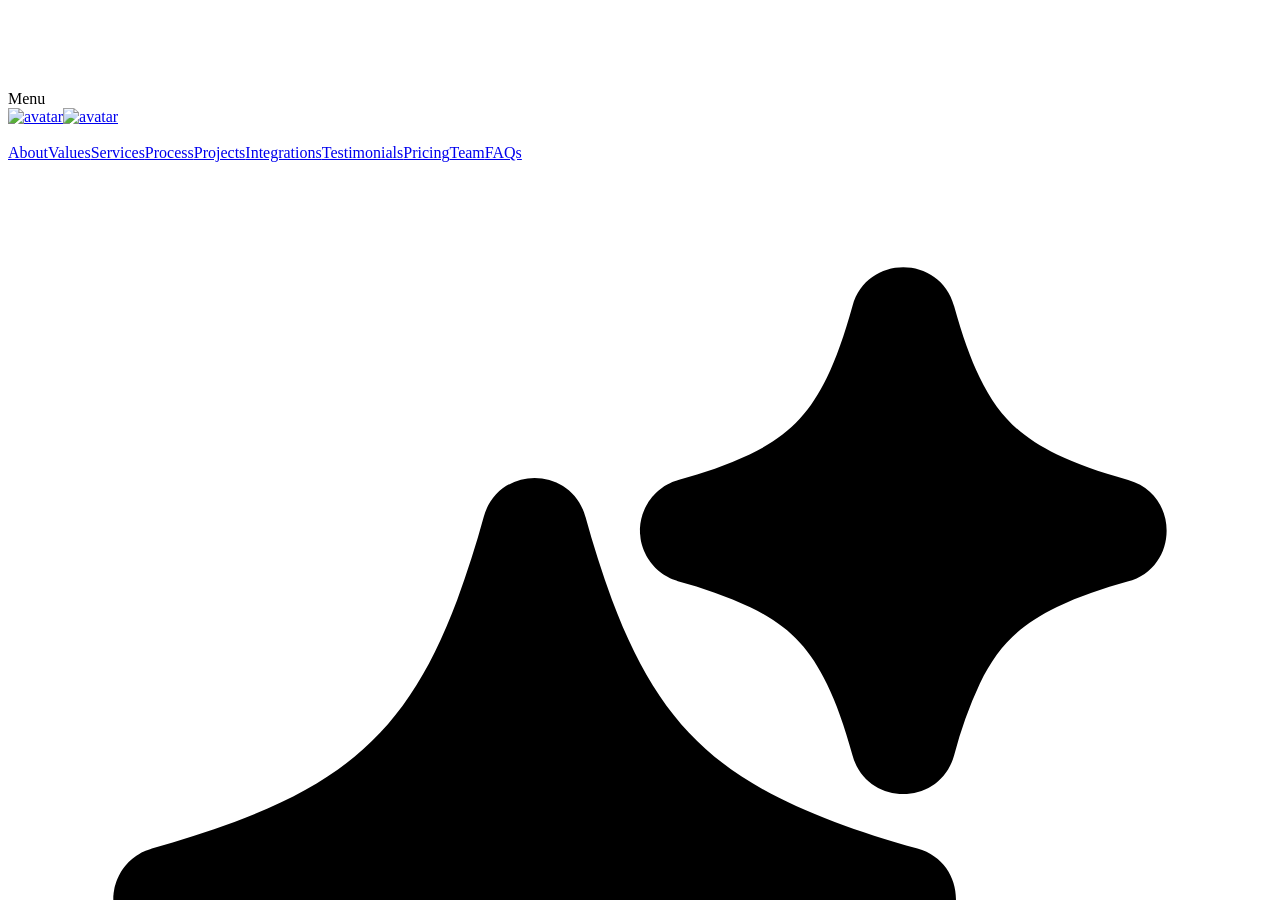
<file: index.html>
<!doctype html>
<html lang="en">
  <head>
    <meta charset="UTF-8" />
    <link rel="icon" type="image/svg+xml" href="/favicon.svg" />
    <link rel="icon" href="/favicon.ico" sizes="48x48"/>
    <link rel="icon" type="image/png" sizes="32x32" href="/favicon-32.png"/>
    <link rel="apple-touch-icon" href="/apple-touch-icon.png"/>
    <link rel="manifest" href="/site.webmanifest"/>
    <meta name="theme-color" content="#1A1A1A"/>
    <meta name="msapplication-config" content="/browserconfig.xml"/>
    <meta name="viewport" content="width=device-width, initial-scale=1.0" />
    <title>Agentcy — AI Engineers On Site | South Africa</title>
    <meta name="description" content="Agentcy sends AI engineers into South African businesses to eliminate operational drag. We audit, architect, and automate workflows, AI integrations, and custom tools. Based in Ballito and Knysna."/>
    <link rel="canonical" href="https://agentcy.co.za/"/>
    <meta content="Agentcy — AI Engineers on Site | South Africa" property="og:title"/>
    <meta content="Agentcy sends AI engineers into South African businesses to eliminate operational drag. We audit, architect, and automate workflows, AI integrations, and custom tools." property="og:description"/>
    <meta content="https://cdn.prod.website-files.com/69abbb96278770785e4b2dc1/69b2a43213e2ea5b45e38723_Open%20Graph.png" property="og:image"/>
    <meta content="https://agentcy.co.za/" property="og:url"/>
    <meta content="website" property="og:type"/>
    <meta content="summary_large_image" name="twitter:card"/>
    <meta content="Agentcy — AI Engineers on Site | South Africa" name="twitter:title"/>
    <meta content="Agentcy sends AI engineers into South African businesses to eliminate operational drag." name="twitter:description"/>

    
  <script type="module" crossorigin src="/assets/index-B8demhiE.js"></script>
  <link rel="stylesheet" crossorigin href="/assets/index-U_GnBaX0.css">
    <script type="application/ld+json">
    {"@context":"https://schema.org","@graph":[{"@type":"ProfessionalService","name":"Agentcy","url":"https://agentcy.co.za","email":"ai@agentcy.co.za","telephone":"+27 83 791 5429","description":"Forward-deployed AI engineers delivering workflow automation, AI integrations, WhatsApp CRM and custom tools for South African businesses.","address":{"@type":"PostalAddress","addressLocality":"Ballito","addressRegion":"KwaZulu-Natal","addressCountry":"ZA"},"areaServed":["South Africa"],"sameAs":[]}]}
    </script>
</head>
  <body>
    <div id="root"></div>
      </body>
</html>
</file>
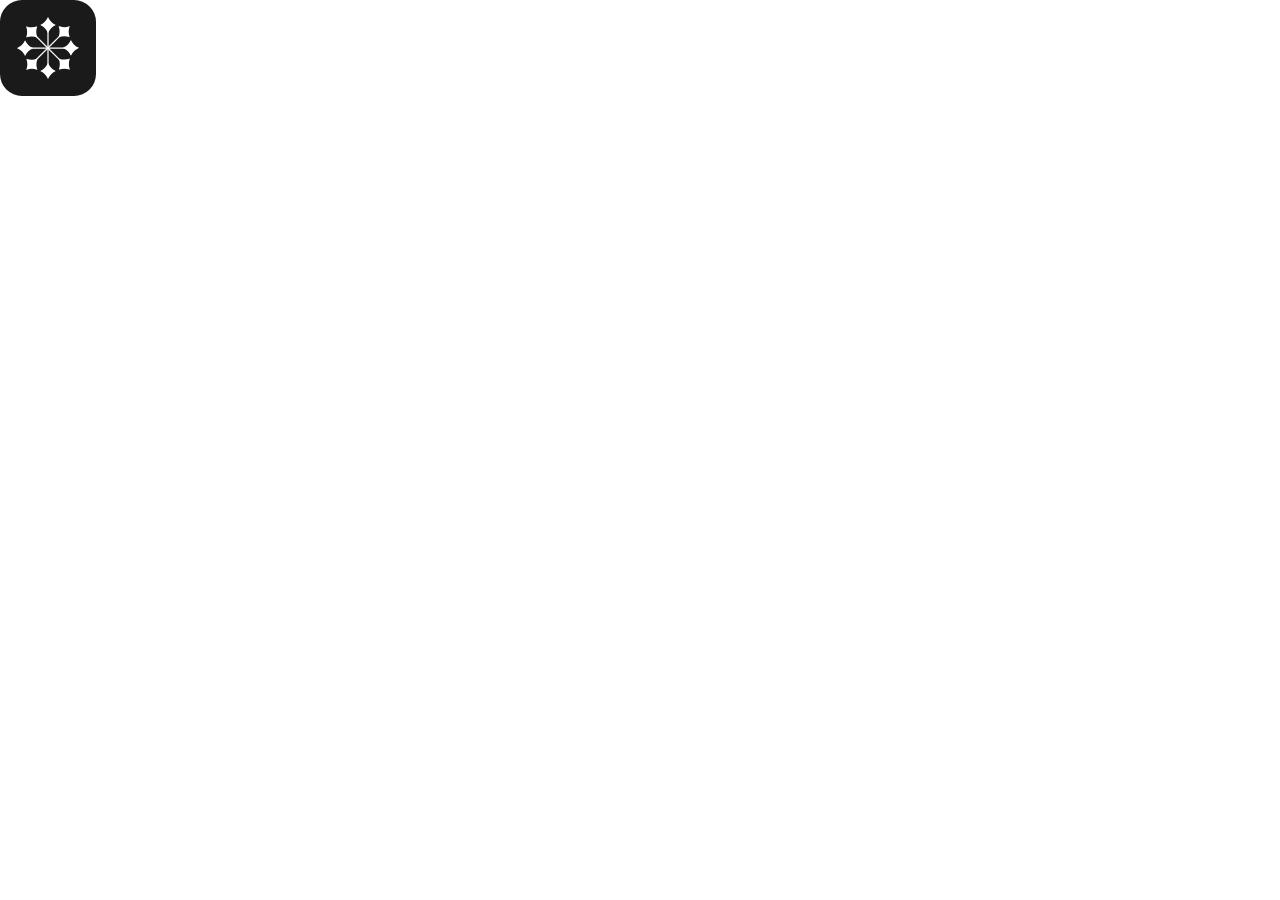
<file: brand-kit/_render/email-mark.html>
<!DOCTYPE html><html><head><style>html,body{margin:0;padding:0}</style></head><body style="margin:0"><div style="width:96px;height:96px;border-radius:22px;background:#1A1A1A;display:flex;align-items:center;justify-content:center"><svg width="62" height="62" viewBox="0 0 28 28"><path d="M14.127 0.2632C14.4529 0.966058 14.8939 1.60957 15.4318 2.1672C15.9718 2.72313 16.6024 3.18328 17.2966 3.528L17.543 3.6512L17.2966 3.7744C16.6088 4.11193 15.9838 4.56458 15.4486 5.1128C14.9077 5.67791 14.4615 6.32649 14.127 7.0336L14.0038 7.3024L13.8806 7.0336C13.5533 6.33151 13.1124 5.68821 12.5758 5.1296C12.0339 4.57482 11.4014 4.11652 10.7054 3.7744L10.459 3.6512L10.7054 3.528C11.3932 3.18813 12.0181 2.73363 12.5534 2.184C13.0989 1.62148 13.5474 0.972412 13.8806 0.2632L14.0038 0L14.127 0.2632Z" fill="#FFFFFF"/><path d="M4.33495 4.2448C5.05334 4.50814 5.81004 4.65191 6.57495 4.6704C7.34972 4.67781 8.12022 4.55475 8.85415 4.3064L9.11735 4.2224L9.05575 4.48C8.80925 5.20072 8.68803 5.95835 8.69735 6.72C8.70923 7.50381 8.85312 8.28001 9.12295 9.016L9.21815 9.2904L8.96055 9.2064C8.23302 8.94104 7.46678 8.79725 6.69255 8.7808C5.91756 8.77056 5.14659 8.89369 4.41335 9.1448L4.15015 9.2288L4.22295 8.96C4.46661 8.23857 4.58775 7.48144 4.58135 6.72C4.56623 5.93834 4.42244 5.16451 4.15575 4.4296L4.06055 4.144L4.33495 4.2448Z" fill="#FFFFFF"/><path d="M0.2632 13.9384C0.966058 13.6125 1.60957 13.1715 2.1672 12.6336C2.72313 12.0935 3.18328 11.463 3.528 10.7688L3.6512 10.5224L3.7744 10.7688C4.11193 11.4566 4.56458 12.0816 5.1128 12.6168C5.67791 13.1577 6.32649 13.6039 7.0336 13.9384L7.3024 14.0616L7.0336 14.1848C6.33151 14.5121 5.68821 14.9529 5.1296 15.4896C4.57482 16.0315 4.11652 16.664 3.7744 17.36L3.6512 17.6064L3.528 17.36C3.18813 16.6722 2.73363 16.0473 2.184 15.512C1.62148 14.9665 0.972412 14.518 0.2632 14.1848L0 14.0616L0.2632 13.9384Z" fill="#FFFFFF"/><path d="M4.24585 23.6656C4.50918 22.9472 4.65296 22.1905 4.67145 21.4256C4.67885 20.6508 4.5558 19.8803 4.30745 19.1464L4.22345 18.8832L4.48665 18.9728C5.20737 19.2193 5.965 19.3405 6.72665 19.3312C7.51046 19.3193 8.28666 19.1754 9.02265 18.9056L9.29705 18.8104L9.19625 19.0848C8.93389 19.8035 8.79014 20.56 8.77065 21.3248C8.76041 22.0998 8.88354 22.8708 9.13465 23.604L9.21865 23.8672L8.96105 23.7776C8.23962 23.5339 7.48249 23.4128 6.72105 23.4192C5.93939 23.4343 5.16556 23.5781 4.43065 23.8448L4.15625 23.94L4.24585 23.6656Z" fill="#FFFFFF"/><path d="M13.875 27.7368C13.549 27.0339 13.108 26.3904 12.5702 25.8328C12.0301 25.2768 11.3996 24.8167 10.7054 24.472L10.459 24.3488L10.7054 24.2256C11.3932 23.8881 12.0182 23.4354 12.5534 22.8872C13.0943 22.3221 13.5405 21.6735 13.875 20.9664L13.9982 20.6976L14.1214 20.9664C14.4487 21.6685 14.8895 22.3118 15.4262 22.8704C15.9681 23.4252 16.6006 23.8835 17.2966 24.2256L17.543 24.3488L17.2966 24.472C16.6088 24.8119 15.9838 25.2663 15.4486 25.816C14.9051 26.3789 14.4585 27.028 14.127 27.7368L14.0038 28L13.875 27.7368Z" fill="#FFFFFF"/><path d="M23.6654 23.7552C22.9471 23.4919 22.1903 23.3481 21.4254 23.3296C20.6507 23.3222 19.8802 23.4453 19.1462 23.6936L18.883 23.7776L18.9726 23.5144C19.2191 22.7937 19.3404 22.0361 19.331 21.2744C19.3192 20.4906 19.1753 19.7144 18.9054 18.9784L18.8102 18.704L19.0846 18.8048C19.8033 19.0672 20.5598 19.2109 21.3246 19.2304C22.0996 19.2407 22.8706 19.1175 23.6038 18.8664L23.867 18.7824L23.7774 19.0456C23.5338 19.767 23.4126 20.5242 23.419 21.2856C23.4342 22.0673 23.5779 22.8411 23.8446 23.576L23.9398 23.8504L23.6654 23.7552Z" fill="#FFFFFF"/><path d="M27.7365 14.0616C27.0337 14.3876 26.3902 14.8286 25.8325 15.3664C25.2766 15.9065 24.8165 16.537 24.4717 17.2312L24.3485 17.4776L24.2253 17.2312C23.8878 16.5434 23.4351 15.9184 22.8869 15.3832C22.3218 14.8423 21.6732 14.3961 20.9661 14.0616L20.7197 13.9384L20.9885 13.8152C21.6906 13.4879 22.3339 13.0471 22.8925 12.5104C23.4393 11.9668 23.89 11.3343 24.2253 10.64L24.3485 10.3936L24.4717 10.64C24.8116 11.3278 25.2661 11.9528 25.8157 12.488C26.3787 13.0315 27.0277 13.4781 27.7365 13.8096L27.9997 13.9328L27.7365 14.0616Z" fill="#FFFFFF"/><path d="M23.7556 4.33441C23.4922 5.0528 23.3485 5.8095 23.33 6.57441C23.3226 7.34919 23.4456 8.11968 23.694 8.85361L23.778 9.11681L23.5204 9.05521C22.7996 8.80871 22.042 8.68749 21.2804 8.69681C20.4966 8.7087 19.7204 8.85258 18.9844 9.12241L18.71 9.21761L18.8108 8.94321C19.0761 8.21569 19.2199 7.44945 19.2364 6.67521C19.2466 5.90023 19.1235 5.12926 18.8724 4.39601L18.7884 4.13281L19.0516 4.22241C19.773 4.46608 20.5301 4.58722 21.2916 4.58081C22.0732 4.5657 22.8471 4.42191 23.582 4.15521L23.8564 4.06001L23.7556 4.33441Z" fill="#FFFFFF"/><line x1="6.0108" y1="6.08342" x2="20.9839" y2="21.0566" stroke="#FFFFFF" stroke-width="0.56"/><line x1="6.1435" y1="21.8136" x2="21.1167" y2="6.8404" stroke="#FFFFFF" stroke-width="0.56"/><path d="M13.7197 3.47703L14.2797 3.47703L14.2797 24.652L13.7197 24.652L13.7197 3.47703Z" fill="#FFFFFF"/><line x1="3.69366" y1="14.063" x2="24.8689" y2="14.063" stroke="#FFFFFF" stroke-width="0.56"/></svg></div></body></html>
</file>
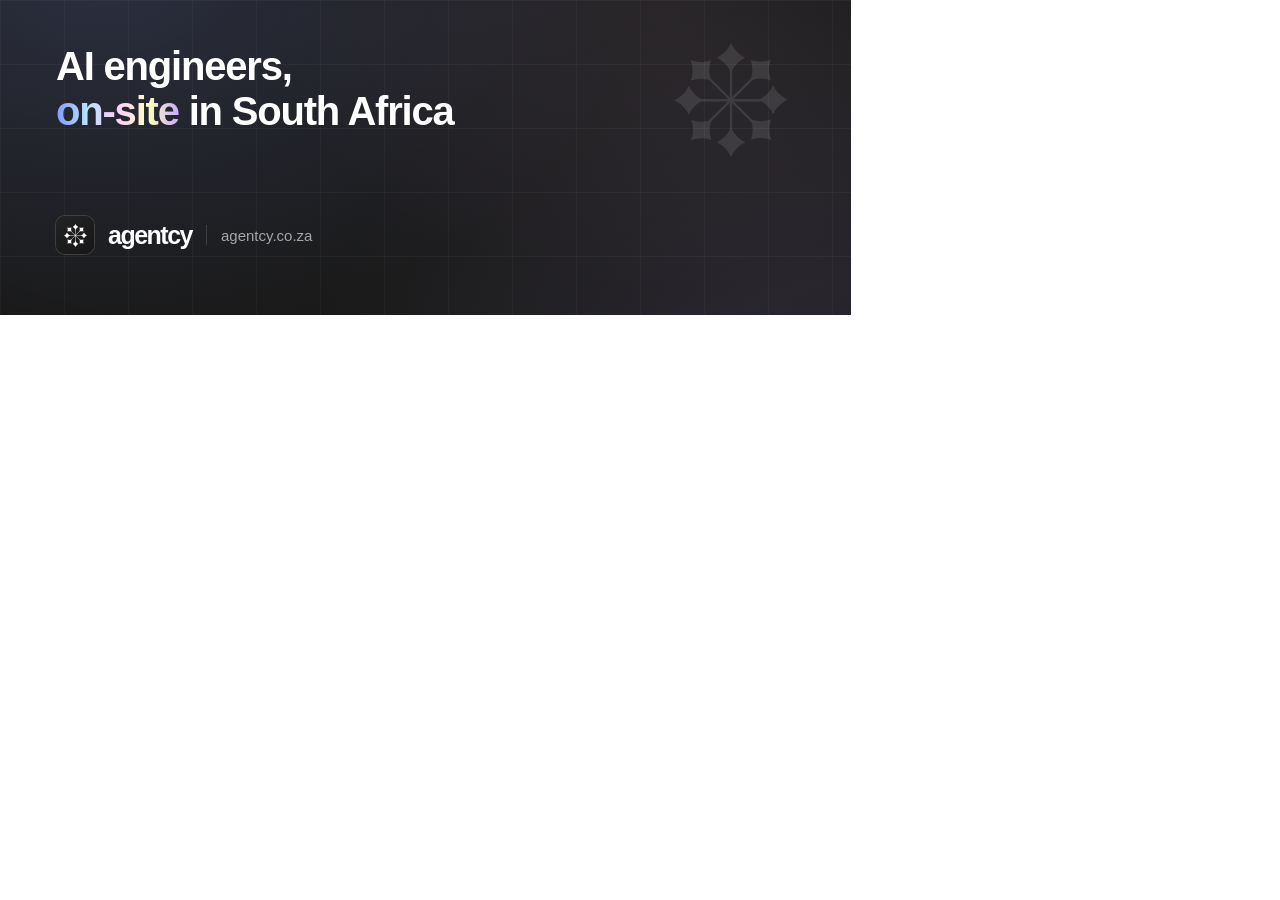
<file: brand-kit/_render/banners/facebook-cover.html>
<!DOCTYPE html><html><head><meta charset="utf-8"><style>html,body{margin:0;padding:0}</style></head><body style="margin:0"><div style="width:851px;height:315px;position:relative;overflow:hidden;font-family:Arial,Helvetica,sans-serif;background:#1A1A1A;color:#FFFFFF"><div style="position:absolute;inset:0;background:radial-gradient(900px 600px at 12% -8%,rgba(131,154,255,.16),transparent 60%),radial-gradient(800px 560px at 96% 112%,rgba(201,170,255,.10),transparent 62%),radial-gradient(600px 420px at 78% 6%,rgba(255,205,253,.07),transparent 65%)"></div><div style="position:absolute;inset:0;background-image:linear-gradient(rgba(255,255,255,.035) 1px,transparent 1px),linear-gradient(90deg,rgba(255,255,255,.035) 1px,transparent 1px);background-size:64px 64px"></div><div style="position:absolute;inset:0;background:radial-gradient(120% 120% at 50% 42%,transparent 55%,rgba(0,0,0,.42) 100%)"></div><svg style="position:absolute;right:-100px;top:-120px;width:440px;height:440px;opacity:.10" viewBox="-40 -40 108 108"><path d="M14.127 0.2632C14.4529 0.966058 14.8939 1.60957 15.4318 2.1672C15.9718 2.72313 16.6024 3.18328 17.2966 3.528L17.543 3.6512L17.2966 3.7744C16.6088 4.11193 15.9838 4.56458 15.4486 5.1128C14.9077 5.67791 14.4615 6.32649 14.127 7.0336L14.0038 7.3024L13.8806 7.0336C13.5533 6.33151 13.1124 5.68821 12.5758 5.1296C12.0339 4.57482 11.4014 4.11652 10.7054 3.7744L10.459 3.6512L10.7054 3.528C11.3932 3.18813 12.0181 2.73363 12.5534 2.184C13.0989 1.62148 13.5474 0.972412 13.8806 0.2632L14.0038 0L14.127 0.2632Z" fill="#FFFFFF"/><path d="M4.33495 4.2448C5.05334 4.50814 5.81004 4.65191 6.57495 4.6704C7.34972 4.67781 8.12022 4.55475 8.85415 4.3064L9.11735 4.2224L9.05575 4.48C8.80925 5.20072 8.68803 5.95835 8.69735 6.72C8.70923 7.50381 8.85312 8.28001 9.12295 9.016L9.21815 9.2904L8.96055 9.2064C8.23302 8.94104 7.46678 8.79725 6.69255 8.7808C5.91756 8.77056 5.14659 8.89369 4.41335 9.1448L4.15015 9.2288L4.22295 8.96C4.46661 8.23857 4.58775 7.48144 4.58135 6.72C4.56623 5.93834 4.42244 5.16451 4.15575 4.4296L4.06055 4.144L4.33495 4.2448Z" fill="#FFFFFF"/><path d="M0.2632 13.9384C0.966058 13.6125 1.60957 13.1715 2.1672 12.6336C2.72313 12.0935 3.18328 11.463 3.528 10.7688L3.6512 10.5224L3.7744 10.7688C4.11193 11.4566 4.56458 12.0816 5.1128 12.6168C5.67791 13.1577 6.32649 13.6039 7.0336 13.9384L7.3024 14.0616L7.0336 14.1848C6.33151 14.5121 5.68821 14.9529 5.1296 15.4896C4.57482 16.0315 4.11652 16.664 3.7744 17.36L3.6512 17.6064L3.528 17.36C3.18813 16.6722 2.73363 16.0473 2.184 15.512C1.62148 14.9665 0.972412 14.518 0.2632 14.1848L0 14.0616L0.2632 13.9384Z" fill="#FFFFFF"/><path d="M4.24585 23.6656C4.50918 22.9472 4.65296 22.1905 4.67145 21.4256C4.67885 20.6508 4.5558 19.8803 4.30745 19.1464L4.22345 18.8832L4.48665 18.9728C5.20737 19.2193 5.965 19.3405 6.72665 19.3312C7.51046 19.3193 8.28666 19.1754 9.02265 18.9056L9.29705 18.8104L9.19625 19.0848C8.93389 19.8035 8.79014 20.56 8.77065 21.3248C8.76041 22.0998 8.88354 22.8708 9.13465 23.604L9.21865 23.8672L8.96105 23.7776C8.23962 23.5339 7.48249 23.4128 6.72105 23.4192C5.93939 23.4343 5.16556 23.5781 4.43065 23.8448L4.15625 23.94L4.24585 23.6656Z" fill="#FFFFFF"/><path d="M13.875 27.7368C13.549 27.0339 13.108 26.3904 12.5702 25.8328C12.0301 25.2768 11.3996 24.8167 10.7054 24.472L10.459 24.3488L10.7054 24.2256C11.3932 23.8881 12.0182 23.4354 12.5534 22.8872C13.0943 22.3221 13.5405 21.6735 13.875 20.9664L13.9982 20.6976L14.1214 20.9664C14.4487 21.6685 14.8895 22.3118 15.4262 22.8704C15.9681 23.4252 16.6006 23.8835 17.2966 24.2256L17.543 24.3488L17.2966 24.472C16.6088 24.8119 15.9838 25.2663 15.4486 25.816C14.9051 26.3789 14.4585 27.028 14.127 27.7368L14.0038 28L13.875 27.7368Z" fill="#FFFFFF"/><path d="M23.6654 23.7552C22.9471 23.4919 22.1903 23.3481 21.4254 23.3296C20.6507 23.3222 19.8802 23.4453 19.1462 23.6936L18.883 23.7776L18.9726 23.5144C19.2191 22.7937 19.3404 22.0361 19.331 21.2744C19.3192 20.4906 19.1753 19.7144 18.9054 18.9784L18.8102 18.704L19.0846 18.8048C19.8033 19.0672 20.5598 19.2109 21.3246 19.2304C22.0996 19.2407 22.8706 19.1175 23.6038 18.8664L23.867 18.7824L23.7774 19.0456C23.5338 19.767 23.4126 20.5242 23.419 21.2856C23.4342 22.0673 23.5779 22.8411 23.8446 23.576L23.9398 23.8504L23.6654 23.7552Z" fill="#FFFFFF"/><path d="M27.7365 14.0616C27.0337 14.3876 26.3902 14.8286 25.8325 15.3664C25.2766 15.9065 24.8165 16.537 24.4717 17.2312L24.3485 17.4776L24.2253 17.2312C23.8878 16.5434 23.4351 15.9184 22.8869 15.3832C22.3218 14.8423 21.6732 14.3961 20.9661 14.0616L20.7197 13.9384L20.9885 13.8152C21.6906 13.4879 22.3339 13.0471 22.8925 12.5104C23.4393 11.9668 23.89 11.3343 24.2253 10.64L24.3485 10.3936L24.4717 10.64C24.8116 11.3278 25.2661 11.9528 25.8157 12.488C26.3787 13.0315 27.0277 13.4781 27.7365 13.8096L27.9997 13.9328L27.7365 14.0616Z" fill="#FFFFFF"/><path d="M23.7556 4.33441C23.4922 5.0528 23.3485 5.8095 23.33 6.57441C23.3226 7.34919 23.4456 8.11968 23.694 8.85361L23.778 9.11681L23.5204 9.05521C22.7996 8.80871 22.042 8.68749 21.2804 8.69681C20.4966 8.7087 19.7204 8.85258 18.9844 9.12241L18.71 9.21761L18.8108 8.94321C19.0761 8.21569 19.2199 7.44945 19.2364 6.67521C19.2466 5.90023 19.1235 5.12926 18.8724 4.39601L18.7884 4.13281L19.0516 4.22241C19.773 4.46608 20.5301 4.58722 21.2916 4.58081C22.0732 4.5657 22.8471 4.42191 23.582 4.15521L23.8564 4.06001L23.7556 4.33441Z" fill="#FFFFFF"/><line x1="6.0108" y1="6.08342" x2="20.9839" y2="21.0566" stroke="#FFFFFF" stroke-width="0.56"/><line x1="6.1435" y1="21.8136" x2="21.1167" y2="6.8404" stroke="#FFFFFF" stroke-width="0.56"/><path d="M13.7197 3.47703L14.2797 3.47703L14.2797 24.652L13.7197 24.652L13.7197 3.47703Z" fill="#FFFFFF"/><line x1="3.69366" y1="14.063" x2="24.8689" y2="14.063" stroke="#FFFFFF" stroke-width="0.56"/></svg><div style="position:absolute;left:56px;top:44px"><div style="font-size:40px;font-weight:700;letter-spacing:-0.03em;line-height:1.12">AI engineers,<br/><span style="background:linear-gradient(270deg,#C9AAFF 0%,#FEFFBC 25%,#FFCDFD 50%,#B3E2FF 75%,#839AFF 100%);-webkit-background-clip:text;background-clip:text;color:transparent;-webkit-text-fill-color:transparent">on-site</span> in South Africa</div></div><div style="position:absolute;left:56px;top:216px;display:flex;align-items:center;gap:14px"><div style="width:38px;height:38px;border-radius:9px;background:linear-gradient(145deg,#232323,#161616);display:flex;align-items:center;justify-content:center;box-shadow:0 0 0 1px rgba(255,255,255,.14),0 18px 40px -18px rgba(0,0,0,.9)"><svg width="23" height="23" viewBox="0 0 28 28"><path d="M14.127 0.2632C14.4529 0.966058 14.8939 1.60957 15.4318 2.1672C15.9718 2.72313 16.6024 3.18328 17.2966 3.528L17.543 3.6512L17.2966 3.7744C16.6088 4.11193 15.9838 4.56458 15.4486 5.1128C14.9077 5.67791 14.4615 6.32649 14.127 7.0336L14.0038 7.3024L13.8806 7.0336C13.5533 6.33151 13.1124 5.68821 12.5758 5.1296C12.0339 4.57482 11.4014 4.11652 10.7054 3.7744L10.459 3.6512L10.7054 3.528C11.3932 3.18813 12.0181 2.73363 12.5534 2.184C13.0989 1.62148 13.5474 0.972412 13.8806 0.2632L14.0038 0L14.127 0.2632Z" fill="#FFFFFF"/><path d="M4.33495 4.2448C5.05334 4.50814 5.81004 4.65191 6.57495 4.6704C7.34972 4.67781 8.12022 4.55475 8.85415 4.3064L9.11735 4.2224L9.05575 4.48C8.80925 5.20072 8.68803 5.95835 8.69735 6.72C8.70923 7.50381 8.85312 8.28001 9.12295 9.016L9.21815 9.2904L8.96055 9.2064C8.23302 8.94104 7.46678 8.79725 6.69255 8.7808C5.91756 8.77056 5.14659 8.89369 4.41335 9.1448L4.15015 9.2288L4.22295 8.96C4.46661 8.23857 4.58775 7.48144 4.58135 6.72C4.56623 5.93834 4.42244 5.16451 4.15575 4.4296L4.06055 4.144L4.33495 4.2448Z" fill="#FFFFFF"/><path d="M0.2632 13.9384C0.966058 13.6125 1.60957 13.1715 2.1672 12.6336C2.72313 12.0935 3.18328 11.463 3.528 10.7688L3.6512 10.5224L3.7744 10.7688C4.11193 11.4566 4.56458 12.0816 5.1128 12.6168C5.67791 13.1577 6.32649 13.6039 7.0336 13.9384L7.3024 14.0616L7.0336 14.1848C6.33151 14.5121 5.68821 14.9529 5.1296 15.4896C4.57482 16.0315 4.11652 16.664 3.7744 17.36L3.6512 17.6064L3.528 17.36C3.18813 16.6722 2.73363 16.0473 2.184 15.512C1.62148 14.9665 0.972412 14.518 0.2632 14.1848L0 14.0616L0.2632 13.9384Z" fill="#FFFFFF"/><path d="M4.24585 23.6656C4.50918 22.9472 4.65296 22.1905 4.67145 21.4256C4.67885 20.6508 4.5558 19.8803 4.30745 19.1464L4.22345 18.8832L4.48665 18.9728C5.20737 19.2193 5.965 19.3405 6.72665 19.3312C7.51046 19.3193 8.28666 19.1754 9.02265 18.9056L9.29705 18.8104L9.19625 19.0848C8.93389 19.8035 8.79014 20.56 8.77065 21.3248C8.76041 22.0998 8.88354 22.8708 9.13465 23.604L9.21865 23.8672L8.96105 23.7776C8.23962 23.5339 7.48249 23.4128 6.72105 23.4192C5.93939 23.4343 5.16556 23.5781 4.43065 23.8448L4.15625 23.94L4.24585 23.6656Z" fill="#FFFFFF"/><path d="M13.875 27.7368C13.549 27.0339 13.108 26.3904 12.5702 25.8328C12.0301 25.2768 11.3996 24.8167 10.7054 24.472L10.459 24.3488L10.7054 24.2256C11.3932 23.8881 12.0182 23.4354 12.5534 22.8872C13.0943 22.3221 13.5405 21.6735 13.875 20.9664L13.9982 20.6976L14.1214 20.9664C14.4487 21.6685 14.8895 22.3118 15.4262 22.8704C15.9681 23.4252 16.6006 23.8835 17.2966 24.2256L17.543 24.3488L17.2966 24.472C16.6088 24.8119 15.9838 25.2663 15.4486 25.816C14.9051 26.3789 14.4585 27.028 14.127 27.7368L14.0038 28L13.875 27.7368Z" fill="#FFFFFF"/><path d="M23.6654 23.7552C22.9471 23.4919 22.1903 23.3481 21.4254 23.3296C20.6507 23.3222 19.8802 23.4453 19.1462 23.6936L18.883 23.7776L18.9726 23.5144C19.2191 22.7937 19.3404 22.0361 19.331 21.2744C19.3192 20.4906 19.1753 19.7144 18.9054 18.9784L18.8102 18.704L19.0846 18.8048C19.8033 19.0672 20.5598 19.2109 21.3246 19.2304C22.0996 19.2407 22.8706 19.1175 23.6038 18.8664L23.867 18.7824L23.7774 19.0456C23.5338 19.767 23.4126 20.5242 23.419 21.2856C23.4342 22.0673 23.5779 22.8411 23.8446 23.576L23.9398 23.8504L23.6654 23.7552Z" fill="#FFFFFF"/><path d="M27.7365 14.0616C27.0337 14.3876 26.3902 14.8286 25.8325 15.3664C25.2766 15.9065 24.8165 16.537 24.4717 17.2312L24.3485 17.4776L24.2253 17.2312C23.8878 16.5434 23.4351 15.9184 22.8869 15.3832C22.3218 14.8423 21.6732 14.3961 20.9661 14.0616L20.7197 13.9384L20.9885 13.8152C21.6906 13.4879 22.3339 13.0471 22.8925 12.5104C23.4393 11.9668 23.89 11.3343 24.2253 10.64L24.3485 10.3936L24.4717 10.64C24.8116 11.3278 25.2661 11.9528 25.8157 12.488C26.3787 13.0315 27.0277 13.4781 27.7365 13.8096L27.9997 13.9328L27.7365 14.0616Z" fill="#FFFFFF"/><path d="M23.7556 4.33441C23.4922 5.0528 23.3485 5.8095 23.33 6.57441C23.3226 7.34919 23.4456 8.11968 23.694 8.85361L23.778 9.11681L23.5204 9.05521C22.7996 8.80871 22.042 8.68749 21.2804 8.69681C20.4966 8.7087 19.7204 8.85258 18.9844 9.12241L18.71 9.21761L18.8108 8.94321C19.0761 8.21569 19.2199 7.44945 19.2364 6.67521C19.2466 5.90023 19.1235 5.12926 18.8724 4.39601L18.7884 4.13281L19.0516 4.22241C19.773 4.46608 20.5301 4.58722 21.2916 4.58081C22.0732 4.5657 22.8471 4.42191 23.582 4.15521L23.8564 4.06001L23.7556 4.33441Z" fill="#FFFFFF"/><line x1="6.0108" y1="6.08342" x2="20.9839" y2="21.0566" stroke="#FFFFFF" stroke-width="0.56"/><line x1="6.1435" y1="21.8136" x2="21.1167" y2="6.8404" stroke="#FFFFFF" stroke-width="0.56"/><path d="M13.7197 3.47703L14.2797 3.47703L14.2797 24.652L13.7197 24.652L13.7197 3.47703Z" fill="#FFFFFF"/><line x1="3.69366" y1="14.063" x2="24.8689" y2="14.063" stroke="#FFFFFF" stroke-width="0.56"/></svg></div><div style="font-weight:700;font-size:25px;letter-spacing:-0.06em">agentcy</div><div style="width:1px;height:20px;background:rgba(255,255,255,.14)"></div><div style="color:#A6A6A6;font-size:15px">agentcy.co.za</div></div></div></body></html>
</file>
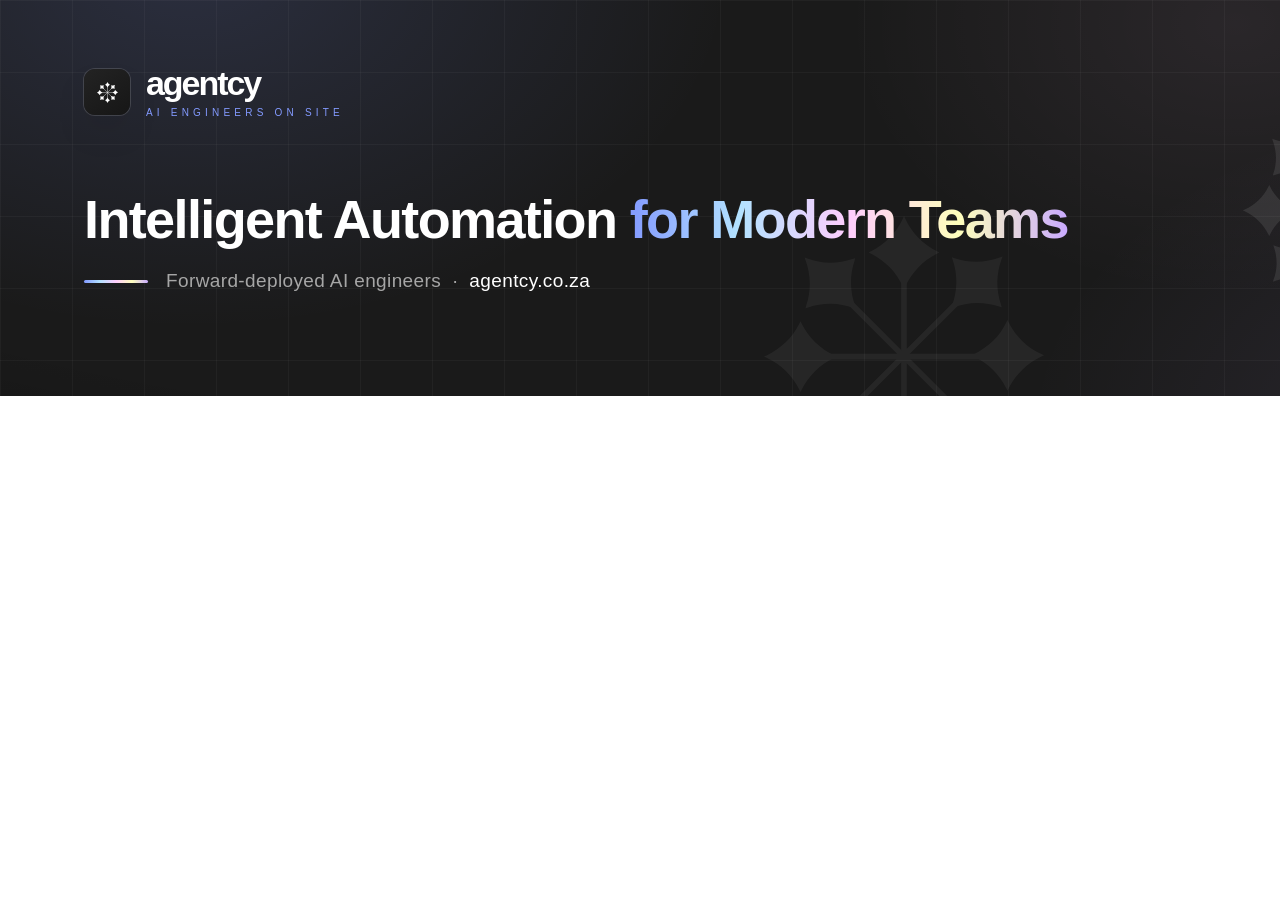
<file: brand-kit/_render/banners/linkedin-banner.html>
<!DOCTYPE html><html><head><meta charset="utf-8"><style>html,body{margin:0;padding:0}</style></head><body style="margin:0"><div style="width:1584px;height:396px;position:relative;overflow:hidden;font-family:Arial,Helvetica,sans-serif;background:#1A1A1A;color:#FFFFFF"><div style="position:absolute;inset:0;background:radial-gradient(900px 600px at 12% -8%,rgba(131,154,255,.16),transparent 60%),radial-gradient(800px 560px at 96% 112%,rgba(201,170,255,.10),transparent 62%),radial-gradient(600px 420px at 78% 6%,rgba(255,205,253,.07),transparent 65%)"></div><div style="position:absolute;inset:0;background-image:linear-gradient(rgba(255,255,255,.035) 1px,transparent 1px),linear-gradient(90deg,rgba(255,255,255,.035) 1px,transparent 1px);background-size:72px 72px"></div><div style="position:absolute;inset:0;background:radial-gradient(120% 120% at 50% 42%,transparent 55%,rgba(0,0,0,.42) 100%)"></div><svg style="position:absolute;right:-150px;top:-180px;width:780px;height:780px;opacity:.09" viewBox="-40 -40 108 108"><path d="M14.127 0.2632C14.4529 0.966058 14.8939 1.60957 15.4318 2.1672C15.9718 2.72313 16.6024 3.18328 17.2966 3.528L17.543 3.6512L17.2966 3.7744C16.6088 4.11193 15.9838 4.56458 15.4486 5.1128C14.9077 5.67791 14.4615 6.32649 14.127 7.0336L14.0038 7.3024L13.8806 7.0336C13.5533 6.33151 13.1124 5.68821 12.5758 5.1296C12.0339 4.57482 11.4014 4.11652 10.7054 3.7744L10.459 3.6512L10.7054 3.528C11.3932 3.18813 12.0181 2.73363 12.5534 2.184C13.0989 1.62148 13.5474 0.972412 13.8806 0.2632L14.0038 0L14.127 0.2632Z" fill="#FFFFFF"/><path d="M4.33495 4.2448C5.05334 4.50814 5.81004 4.65191 6.57495 4.6704C7.34972 4.67781 8.12022 4.55475 8.85415 4.3064L9.11735 4.2224L9.05575 4.48C8.80925 5.20072 8.68803 5.95835 8.69735 6.72C8.70923 7.50381 8.85312 8.28001 9.12295 9.016L9.21815 9.2904L8.96055 9.2064C8.23302 8.94104 7.46678 8.79725 6.69255 8.7808C5.91756 8.77056 5.14659 8.89369 4.41335 9.1448L4.15015 9.2288L4.22295 8.96C4.46661 8.23857 4.58775 7.48144 4.58135 6.72C4.56623 5.93834 4.42244 5.16451 4.15575 4.4296L4.06055 4.144L4.33495 4.2448Z" fill="#FFFFFF"/><path d="M0.2632 13.9384C0.966058 13.6125 1.60957 13.1715 2.1672 12.6336C2.72313 12.0935 3.18328 11.463 3.528 10.7688L3.6512 10.5224L3.7744 10.7688C4.11193 11.4566 4.56458 12.0816 5.1128 12.6168C5.67791 13.1577 6.32649 13.6039 7.0336 13.9384L7.3024 14.0616L7.0336 14.1848C6.33151 14.5121 5.68821 14.9529 5.1296 15.4896C4.57482 16.0315 4.11652 16.664 3.7744 17.36L3.6512 17.6064L3.528 17.36C3.18813 16.6722 2.73363 16.0473 2.184 15.512C1.62148 14.9665 0.972412 14.518 0.2632 14.1848L0 14.0616L0.2632 13.9384Z" fill="#FFFFFF"/><path d="M4.24585 23.6656C4.50918 22.9472 4.65296 22.1905 4.67145 21.4256C4.67885 20.6508 4.5558 19.8803 4.30745 19.1464L4.22345 18.8832L4.48665 18.9728C5.20737 19.2193 5.965 19.3405 6.72665 19.3312C7.51046 19.3193 8.28666 19.1754 9.02265 18.9056L9.29705 18.8104L9.19625 19.0848C8.93389 19.8035 8.79014 20.56 8.77065 21.3248C8.76041 22.0998 8.88354 22.8708 9.13465 23.604L9.21865 23.8672L8.96105 23.7776C8.23962 23.5339 7.48249 23.4128 6.72105 23.4192C5.93939 23.4343 5.16556 23.5781 4.43065 23.8448L4.15625 23.94L4.24585 23.6656Z" fill="#FFFFFF"/><path d="M13.875 27.7368C13.549 27.0339 13.108 26.3904 12.5702 25.8328C12.0301 25.2768 11.3996 24.8167 10.7054 24.472L10.459 24.3488L10.7054 24.2256C11.3932 23.8881 12.0182 23.4354 12.5534 22.8872C13.0943 22.3221 13.5405 21.6735 13.875 20.9664L13.9982 20.6976L14.1214 20.9664C14.4487 21.6685 14.8895 22.3118 15.4262 22.8704C15.9681 23.4252 16.6006 23.8835 17.2966 24.2256L17.543 24.3488L17.2966 24.472C16.6088 24.8119 15.9838 25.2663 15.4486 25.816C14.9051 26.3789 14.4585 27.028 14.127 27.7368L14.0038 28L13.875 27.7368Z" fill="#FFFFFF"/><path d="M23.6654 23.7552C22.9471 23.4919 22.1903 23.3481 21.4254 23.3296C20.6507 23.3222 19.8802 23.4453 19.1462 23.6936L18.883 23.7776L18.9726 23.5144C19.2191 22.7937 19.3404 22.0361 19.331 21.2744C19.3192 20.4906 19.1753 19.7144 18.9054 18.9784L18.8102 18.704L19.0846 18.8048C19.8033 19.0672 20.5598 19.2109 21.3246 19.2304C22.0996 19.2407 22.8706 19.1175 23.6038 18.8664L23.867 18.7824L23.7774 19.0456C23.5338 19.767 23.4126 20.5242 23.419 21.2856C23.4342 22.0673 23.5779 22.8411 23.8446 23.576L23.9398 23.8504L23.6654 23.7552Z" fill="#FFFFFF"/><path d="M27.7365 14.0616C27.0337 14.3876 26.3902 14.8286 25.8325 15.3664C25.2766 15.9065 24.8165 16.537 24.4717 17.2312L24.3485 17.4776L24.2253 17.2312C23.8878 16.5434 23.4351 15.9184 22.8869 15.3832C22.3218 14.8423 21.6732 14.3961 20.9661 14.0616L20.7197 13.9384L20.9885 13.8152C21.6906 13.4879 22.3339 13.0471 22.8925 12.5104C23.4393 11.9668 23.89 11.3343 24.2253 10.64L24.3485 10.3936L24.4717 10.64C24.8116 11.3278 25.2661 11.9528 25.8157 12.488C26.3787 13.0315 27.0277 13.4781 27.7365 13.8096L27.9997 13.9328L27.7365 14.0616Z" fill="#FFFFFF"/><path d="M23.7556 4.33441C23.4922 5.0528 23.3485 5.8095 23.33 6.57441C23.3226 7.34919 23.4456 8.11968 23.694 8.85361L23.778 9.11681L23.5204 9.05521C22.7996 8.80871 22.042 8.68749 21.2804 8.69681C20.4966 8.7087 19.7204 8.85258 18.9844 9.12241L18.71 9.21761L18.8108 8.94321C19.0761 8.21569 19.2199 7.44945 19.2364 6.67521C19.2466 5.90023 19.1235 5.12926 18.8724 4.39601L18.7884 4.13281L19.0516 4.22241C19.773 4.46608 20.5301 4.58722 21.2916 4.58081C22.0732 4.5657 22.8471 4.42191 23.582 4.15521L23.8564 4.06001L23.7556 4.33441Z" fill="#FFFFFF"/><line x1="6.0108" y1="6.08342" x2="20.9839" y2="21.0566" stroke="#FFFFFF" stroke-width="0.56"/><line x1="6.1435" y1="21.8136" x2="21.1167" y2="6.8404" stroke="#FFFFFF" stroke-width="0.56"/><path d="M13.7197 3.47703L14.2797 3.47703L14.2797 24.652L13.7197 24.652L13.7197 3.47703Z" fill="#FFFFFF"/><line x1="3.69366" y1="14.063" x2="24.8689" y2="14.063" stroke="#FFFFFF" stroke-width="0.56"/></svg><svg style="position:absolute;right:540px;bottom:-100px;width:280px;height:280px;opacity:.05" viewBox="0 0 28 28"><path d="M14.127 0.2632C14.4529 0.966058 14.8939 1.60957 15.4318 2.1672C15.9718 2.72313 16.6024 3.18328 17.2966 3.528L17.543 3.6512L17.2966 3.7744C16.6088 4.11193 15.9838 4.56458 15.4486 5.1128C14.9077 5.67791 14.4615 6.32649 14.127 7.0336L14.0038 7.3024L13.8806 7.0336C13.5533 6.33151 13.1124 5.68821 12.5758 5.1296C12.0339 4.57482 11.4014 4.11652 10.7054 3.7744L10.459 3.6512L10.7054 3.528C11.3932 3.18813 12.0181 2.73363 12.5534 2.184C13.0989 1.62148 13.5474 0.972412 13.8806 0.2632L14.0038 0L14.127 0.2632Z" fill="#FFFFFF"/><path d="M4.33495 4.2448C5.05334 4.50814 5.81004 4.65191 6.57495 4.6704C7.34972 4.67781 8.12022 4.55475 8.85415 4.3064L9.11735 4.2224L9.05575 4.48C8.80925 5.20072 8.68803 5.95835 8.69735 6.72C8.70923 7.50381 8.85312 8.28001 9.12295 9.016L9.21815 9.2904L8.96055 9.2064C8.23302 8.94104 7.46678 8.79725 6.69255 8.7808C5.91756 8.77056 5.14659 8.89369 4.41335 9.1448L4.15015 9.2288L4.22295 8.96C4.46661 8.23857 4.58775 7.48144 4.58135 6.72C4.56623 5.93834 4.42244 5.16451 4.15575 4.4296L4.06055 4.144L4.33495 4.2448Z" fill="#FFFFFF"/><path d="M0.2632 13.9384C0.966058 13.6125 1.60957 13.1715 2.1672 12.6336C2.72313 12.0935 3.18328 11.463 3.528 10.7688L3.6512 10.5224L3.7744 10.7688C4.11193 11.4566 4.56458 12.0816 5.1128 12.6168C5.67791 13.1577 6.32649 13.6039 7.0336 13.9384L7.3024 14.0616L7.0336 14.1848C6.33151 14.5121 5.68821 14.9529 5.1296 15.4896C4.57482 16.0315 4.11652 16.664 3.7744 17.36L3.6512 17.6064L3.528 17.36C3.18813 16.6722 2.73363 16.0473 2.184 15.512C1.62148 14.9665 0.972412 14.518 0.2632 14.1848L0 14.0616L0.2632 13.9384Z" fill="#FFFFFF"/><path d="M4.24585 23.6656C4.50918 22.9472 4.65296 22.1905 4.67145 21.4256C4.67885 20.6508 4.5558 19.8803 4.30745 19.1464L4.22345 18.8832L4.48665 18.9728C5.20737 19.2193 5.965 19.3405 6.72665 19.3312C7.51046 19.3193 8.28666 19.1754 9.02265 18.9056L9.29705 18.8104L9.19625 19.0848C8.93389 19.8035 8.79014 20.56 8.77065 21.3248C8.76041 22.0998 8.88354 22.8708 9.13465 23.604L9.21865 23.8672L8.96105 23.7776C8.23962 23.5339 7.48249 23.4128 6.72105 23.4192C5.93939 23.4343 5.16556 23.5781 4.43065 23.8448L4.15625 23.94L4.24585 23.6656Z" fill="#FFFFFF"/><path d="M13.875 27.7368C13.549 27.0339 13.108 26.3904 12.5702 25.8328C12.0301 25.2768 11.3996 24.8167 10.7054 24.472L10.459 24.3488L10.7054 24.2256C11.3932 23.8881 12.0182 23.4354 12.5534 22.8872C13.0943 22.3221 13.5405 21.6735 13.875 20.9664L13.9982 20.6976L14.1214 20.9664C14.4487 21.6685 14.8895 22.3118 15.4262 22.8704C15.9681 23.4252 16.6006 23.8835 17.2966 24.2256L17.543 24.3488L17.2966 24.472C16.6088 24.8119 15.9838 25.2663 15.4486 25.816C14.9051 26.3789 14.4585 27.028 14.127 27.7368L14.0038 28L13.875 27.7368Z" fill="#FFFFFF"/><path d="M23.6654 23.7552C22.9471 23.4919 22.1903 23.3481 21.4254 23.3296C20.6507 23.3222 19.8802 23.4453 19.1462 23.6936L18.883 23.7776L18.9726 23.5144C19.2191 22.7937 19.3404 22.0361 19.331 21.2744C19.3192 20.4906 19.1753 19.7144 18.9054 18.9784L18.8102 18.704L19.0846 18.8048C19.8033 19.0672 20.5598 19.2109 21.3246 19.2304C22.0996 19.2407 22.8706 19.1175 23.6038 18.8664L23.867 18.7824L23.7774 19.0456C23.5338 19.767 23.4126 20.5242 23.419 21.2856C23.4342 22.0673 23.5779 22.8411 23.8446 23.576L23.9398 23.8504L23.6654 23.7552Z" fill="#FFFFFF"/><path d="M27.7365 14.0616C27.0337 14.3876 26.3902 14.8286 25.8325 15.3664C25.2766 15.9065 24.8165 16.537 24.4717 17.2312L24.3485 17.4776L24.2253 17.2312C23.8878 16.5434 23.4351 15.9184 22.8869 15.3832C22.3218 14.8423 21.6732 14.3961 20.9661 14.0616L20.7197 13.9384L20.9885 13.8152C21.6906 13.4879 22.3339 13.0471 22.8925 12.5104C23.4393 11.9668 23.89 11.3343 24.2253 10.64L24.3485 10.3936L24.4717 10.64C24.8116 11.3278 25.2661 11.9528 25.8157 12.488C26.3787 13.0315 27.0277 13.4781 27.7365 13.8096L27.9997 13.9328L27.7365 14.0616Z" fill="#FFFFFF"/><path d="M23.7556 4.33441C23.4922 5.0528 23.3485 5.8095 23.33 6.57441C23.3226 7.34919 23.4456 8.11968 23.694 8.85361L23.778 9.11681L23.5204 9.05521C22.7996 8.80871 22.042 8.68749 21.2804 8.69681C20.4966 8.7087 19.7204 8.85258 18.9844 9.12241L18.71 9.21761L18.8108 8.94321C19.0761 8.21569 19.2199 7.44945 19.2364 6.67521C19.2466 5.90023 19.1235 5.12926 18.8724 4.39601L18.7884 4.13281L19.0516 4.22241C19.773 4.46608 20.5301 4.58722 21.2916 4.58081C22.0732 4.5657 22.8471 4.42191 23.582 4.15521L23.8564 4.06001L23.7556 4.33441Z" fill="#FFFFFF"/><line x1="6.0108" y1="6.08342" x2="20.9839" y2="21.0566" stroke="#FFFFFF" stroke-width="0.56"/><line x1="6.1435" y1="21.8136" x2="21.1167" y2="6.8404" stroke="#FFFFFF" stroke-width="0.56"/><path d="M13.7197 3.47703L14.2797 3.47703L14.2797 24.652L13.7197 24.652L13.7197 3.47703Z" fill="#FFFFFF"/><line x1="3.69366" y1="14.063" x2="24.8689" y2="14.063" stroke="#FFFFFF" stroke-width="0.56"/></svg><div style="position:absolute;left:84px;top:66px"><div style="display:flex;align-items:center;gap:16px"><div style="width:46px;height:46px;border-radius:11px;background:linear-gradient(145deg,#232323,#161616);display:flex;align-items:center;justify-content:center;box-shadow:0 0 0 1px rgba(255,255,255,.14),0 18px 40px -18px rgba(0,0,0,.9)"><svg width="21" height="21" viewBox="0 0 28 28"><path d="M14.127 0.2632C14.4529 0.966058 14.8939 1.60957 15.4318 2.1672C15.9718 2.72313 16.6024 3.18328 17.2966 3.528L17.543 3.6512L17.2966 3.7744C16.6088 4.11193 15.9838 4.56458 15.4486 5.1128C14.9077 5.67791 14.4615 6.32649 14.127 7.0336L14.0038 7.3024L13.8806 7.0336C13.5533 6.33151 13.1124 5.68821 12.5758 5.1296C12.0339 4.57482 11.4014 4.11652 10.7054 3.7744L10.459 3.6512L10.7054 3.528C11.3932 3.18813 12.0181 2.73363 12.5534 2.184C13.0989 1.62148 13.5474 0.972412 13.8806 0.2632L14.0038 0L14.127 0.2632Z" fill="#FFFFFF"/><path d="M4.33495 4.2448C5.05334 4.50814 5.81004 4.65191 6.57495 4.6704C7.34972 4.67781 8.12022 4.55475 8.85415 4.3064L9.11735 4.2224L9.05575 4.48C8.80925 5.20072 8.68803 5.95835 8.69735 6.72C8.70923 7.50381 8.85312 8.28001 9.12295 9.016L9.21815 9.2904L8.96055 9.2064C8.23302 8.94104 7.46678 8.79725 6.69255 8.7808C5.91756 8.77056 5.14659 8.89369 4.41335 9.1448L4.15015 9.2288L4.22295 8.96C4.46661 8.23857 4.58775 7.48144 4.58135 6.72C4.56623 5.93834 4.42244 5.16451 4.15575 4.4296L4.06055 4.144L4.33495 4.2448Z" fill="#FFFFFF"/><path d="M0.2632 13.9384C0.966058 13.6125 1.60957 13.1715 2.1672 12.6336C2.72313 12.0935 3.18328 11.463 3.528 10.7688L3.6512 10.5224L3.7744 10.7688C4.11193 11.4566 4.56458 12.0816 5.1128 12.6168C5.67791 13.1577 6.32649 13.6039 7.0336 13.9384L7.3024 14.0616L7.0336 14.1848C6.33151 14.5121 5.68821 14.9529 5.1296 15.4896C4.57482 16.0315 4.11652 16.664 3.7744 17.36L3.6512 17.6064L3.528 17.36C3.18813 16.6722 2.73363 16.0473 2.184 15.512C1.62148 14.9665 0.972412 14.518 0.2632 14.1848L0 14.0616L0.2632 13.9384Z" fill="#FFFFFF"/><path d="M4.24585 23.6656C4.50918 22.9472 4.65296 22.1905 4.67145 21.4256C4.67885 20.6508 4.5558 19.8803 4.30745 19.1464L4.22345 18.8832L4.48665 18.9728C5.20737 19.2193 5.965 19.3405 6.72665 19.3312C7.51046 19.3193 8.28666 19.1754 9.02265 18.9056L9.29705 18.8104L9.19625 19.0848C8.93389 19.8035 8.79014 20.56 8.77065 21.3248C8.76041 22.0998 8.88354 22.8708 9.13465 23.604L9.21865 23.8672L8.96105 23.7776C8.23962 23.5339 7.48249 23.4128 6.72105 23.4192C5.93939 23.4343 5.16556 23.5781 4.43065 23.8448L4.15625 23.94L4.24585 23.6656Z" fill="#FFFFFF"/><path d="M13.875 27.7368C13.549 27.0339 13.108 26.3904 12.5702 25.8328C12.0301 25.2768 11.3996 24.8167 10.7054 24.472L10.459 24.3488L10.7054 24.2256C11.3932 23.8881 12.0182 23.4354 12.5534 22.8872C13.0943 22.3221 13.5405 21.6735 13.875 20.9664L13.9982 20.6976L14.1214 20.9664C14.4487 21.6685 14.8895 22.3118 15.4262 22.8704C15.9681 23.4252 16.6006 23.8835 17.2966 24.2256L17.543 24.3488L17.2966 24.472C16.6088 24.8119 15.9838 25.2663 15.4486 25.816C14.9051 26.3789 14.4585 27.028 14.127 27.7368L14.0038 28L13.875 27.7368Z" fill="#FFFFFF"/><path d="M23.6654 23.7552C22.9471 23.4919 22.1903 23.3481 21.4254 23.3296C20.6507 23.3222 19.8802 23.4453 19.1462 23.6936L18.883 23.7776L18.9726 23.5144C19.2191 22.7937 19.3404 22.0361 19.331 21.2744C19.3192 20.4906 19.1753 19.7144 18.9054 18.9784L18.8102 18.704L19.0846 18.8048C19.8033 19.0672 20.5598 19.2109 21.3246 19.2304C22.0996 19.2407 22.8706 19.1175 23.6038 18.8664L23.867 18.7824L23.7774 19.0456C23.5338 19.767 23.4126 20.5242 23.419 21.2856C23.4342 22.0673 23.5779 22.8411 23.8446 23.576L23.9398 23.8504L23.6654 23.7552Z" fill="#FFFFFF"/><path d="M27.7365 14.0616C27.0337 14.3876 26.3902 14.8286 25.8325 15.3664C25.2766 15.9065 24.8165 16.537 24.4717 17.2312L24.3485 17.4776L24.2253 17.2312C23.8878 16.5434 23.4351 15.9184 22.8869 15.3832C22.3218 14.8423 21.6732 14.3961 20.9661 14.0616L20.7197 13.9384L20.9885 13.8152C21.6906 13.4879 22.3339 13.0471 22.8925 12.5104C23.4393 11.9668 23.89 11.3343 24.2253 10.64L24.3485 10.3936L24.4717 10.64C24.8116 11.3278 25.2661 11.9528 25.8157 12.488C26.3787 13.0315 27.0277 13.4781 27.7365 13.8096L27.9997 13.9328L27.7365 14.0616Z" fill="#FFFFFF"/><path d="M23.7556 4.33441C23.4922 5.0528 23.3485 5.8095 23.33 6.57441C23.3226 7.34919 23.4456 8.11968 23.694 8.85361L23.778 9.11681L23.5204 9.05521C22.7996 8.80871 22.042 8.68749 21.2804 8.69681C20.4966 8.7087 19.7204 8.85258 18.9844 9.12241L18.71 9.21761L18.8108 8.94321C19.0761 8.21569 19.2199 7.44945 19.2364 6.67521C19.2466 5.90023 19.1235 5.12926 18.8724 4.39601L18.7884 4.13281L19.0516 4.22241C19.773 4.46608 20.5301 4.58722 21.2916 4.58081C22.0732 4.5657 22.8471 4.42191 23.582 4.15521L23.8564 4.06001L23.7556 4.33441Z" fill="#FFFFFF"/><line x1="6.0108" y1="6.08342" x2="20.9839" y2="21.0566" stroke="#FFFFFF" stroke-width="0.56"/><line x1="6.1435" y1="21.8136" x2="21.1167" y2="6.8404" stroke="#FFFFFF" stroke-width="0.56"/><path d="M13.7197 3.47703L14.2797 3.47703L14.2797 24.652L13.7197 24.652L13.7197 3.47703Z" fill="#FFFFFF"/><line x1="3.69366" y1="14.063" x2="24.8689" y2="14.063" stroke="#FFFFFF" stroke-width="0.56"/></svg></div><div><div style="font-weight:700;font-size:34px;letter-spacing:-0.06em;line-height:1">agentcy</div><div style="letter-spacing:.42em;font-size:10px;color:#839AFF;text-transform:uppercase;margin-top:7px">AI engineers on site</div></div></div></div><div style="position:absolute;left:84px;top:188px"><div style="font-size:54px;font-weight:700;letter-spacing:-0.03em">Intelligent Automation <span style="background:linear-gradient(270deg,#C9AAFF 0%,#FEFFBC 25%,#FFCDFD 50%,#B3E2FF 75%,#839AFF 100%);-webkit-background-clip:text;background-clip:text;color:transparent;-webkit-text-fill-color:transparent">for Modern Teams</span></div><div style="margin-top:20px;display:flex;align-items:center;gap:18px"><div style="width:64px;height:3px;border-radius:999px;background:linear-gradient(270deg,#C9AAFF 0%,#FEFFBC 25%,#FFCDFD 50%,#B3E2FF 75%,#839AFF 100%)"></div><div style="font-size:19px;color:#A6A6A6;letter-spacing:.02em">Forward-deployed AI engineers &nbsp;&middot;&nbsp; <span style="color:#FFFFFF">agentcy.co.za</span></div></div></div></div></body></html>
</file>
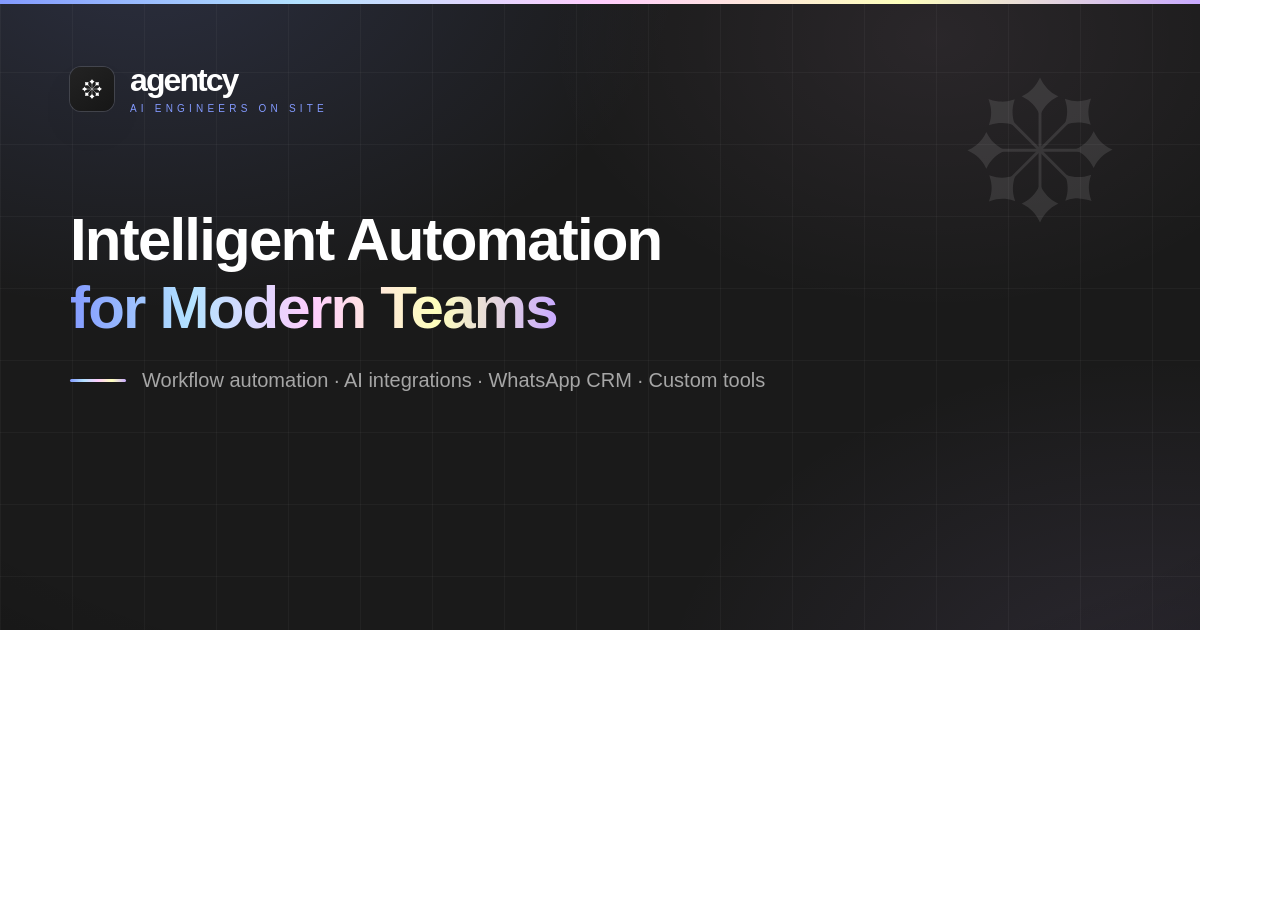
<file: brand-kit/_render/banners/og-image.html>
<!DOCTYPE html><html><head><meta charset="utf-8"><style>html,body{margin:0;padding:0}</style></head><body style="margin:0"><div style="width:1200px;height:630px;position:relative;overflow:hidden;font-family:Arial,Helvetica,sans-serif;background:#1A1A1A;color:#FFFFFF"><div style="position:absolute;inset:0;background:radial-gradient(900px 600px at 12% -8%,rgba(131,154,255,.16),transparent 60%),radial-gradient(800px 560px at 96% 112%,rgba(201,170,255,.10),transparent 62%),radial-gradient(600px 420px at 78% 6%,rgba(255,205,253,.07),transparent 65%)"></div><div style="position:absolute;inset:0;background-image:linear-gradient(rgba(255,255,255,.035) 1px,transparent 1px),linear-gradient(90deg,rgba(255,255,255,.035) 1px,transparent 1px);background-size:72px 72px"></div><div style="position:absolute;inset:0;background:radial-gradient(120% 120% at 50% 42%,transparent 55%,rgba(0,0,0,.42) 100%)"></div><svg style="position:absolute;right:-120px;top:-130px;width:560px;height:560px;opacity:.10" viewBox="-40 -40 108 108"><path d="M14.127 0.2632C14.4529 0.966058 14.8939 1.60957 15.4318 2.1672C15.9718 2.72313 16.6024 3.18328 17.2966 3.528L17.543 3.6512L17.2966 3.7744C16.6088 4.11193 15.9838 4.56458 15.4486 5.1128C14.9077 5.67791 14.4615 6.32649 14.127 7.0336L14.0038 7.3024L13.8806 7.0336C13.5533 6.33151 13.1124 5.68821 12.5758 5.1296C12.0339 4.57482 11.4014 4.11652 10.7054 3.7744L10.459 3.6512L10.7054 3.528C11.3932 3.18813 12.0181 2.73363 12.5534 2.184C13.0989 1.62148 13.5474 0.972412 13.8806 0.2632L14.0038 0L14.127 0.2632Z" fill="#FFFFFF"/><path d="M4.33495 4.2448C5.05334 4.50814 5.81004 4.65191 6.57495 4.6704C7.34972 4.67781 8.12022 4.55475 8.85415 4.3064L9.11735 4.2224L9.05575 4.48C8.80925 5.20072 8.68803 5.95835 8.69735 6.72C8.70923 7.50381 8.85312 8.28001 9.12295 9.016L9.21815 9.2904L8.96055 9.2064C8.23302 8.94104 7.46678 8.79725 6.69255 8.7808C5.91756 8.77056 5.14659 8.89369 4.41335 9.1448L4.15015 9.2288L4.22295 8.96C4.46661 8.23857 4.58775 7.48144 4.58135 6.72C4.56623 5.93834 4.42244 5.16451 4.15575 4.4296L4.06055 4.144L4.33495 4.2448Z" fill="#FFFFFF"/><path d="M0.2632 13.9384C0.966058 13.6125 1.60957 13.1715 2.1672 12.6336C2.72313 12.0935 3.18328 11.463 3.528 10.7688L3.6512 10.5224L3.7744 10.7688C4.11193 11.4566 4.56458 12.0816 5.1128 12.6168C5.67791 13.1577 6.32649 13.6039 7.0336 13.9384L7.3024 14.0616L7.0336 14.1848C6.33151 14.5121 5.68821 14.9529 5.1296 15.4896C4.57482 16.0315 4.11652 16.664 3.7744 17.36L3.6512 17.6064L3.528 17.36C3.18813 16.6722 2.73363 16.0473 2.184 15.512C1.62148 14.9665 0.972412 14.518 0.2632 14.1848L0 14.0616L0.2632 13.9384Z" fill="#FFFFFF"/><path d="M4.24585 23.6656C4.50918 22.9472 4.65296 22.1905 4.67145 21.4256C4.67885 20.6508 4.5558 19.8803 4.30745 19.1464L4.22345 18.8832L4.48665 18.9728C5.20737 19.2193 5.965 19.3405 6.72665 19.3312C7.51046 19.3193 8.28666 19.1754 9.02265 18.9056L9.29705 18.8104L9.19625 19.0848C8.93389 19.8035 8.79014 20.56 8.77065 21.3248C8.76041 22.0998 8.88354 22.8708 9.13465 23.604L9.21865 23.8672L8.96105 23.7776C8.23962 23.5339 7.48249 23.4128 6.72105 23.4192C5.93939 23.4343 5.16556 23.5781 4.43065 23.8448L4.15625 23.94L4.24585 23.6656Z" fill="#FFFFFF"/><path d="M13.875 27.7368C13.549 27.0339 13.108 26.3904 12.5702 25.8328C12.0301 25.2768 11.3996 24.8167 10.7054 24.472L10.459 24.3488L10.7054 24.2256C11.3932 23.8881 12.0182 23.4354 12.5534 22.8872C13.0943 22.3221 13.5405 21.6735 13.875 20.9664L13.9982 20.6976L14.1214 20.9664C14.4487 21.6685 14.8895 22.3118 15.4262 22.8704C15.9681 23.4252 16.6006 23.8835 17.2966 24.2256L17.543 24.3488L17.2966 24.472C16.6088 24.8119 15.9838 25.2663 15.4486 25.816C14.9051 26.3789 14.4585 27.028 14.127 27.7368L14.0038 28L13.875 27.7368Z" fill="#FFFFFF"/><path d="M23.6654 23.7552C22.9471 23.4919 22.1903 23.3481 21.4254 23.3296C20.6507 23.3222 19.8802 23.4453 19.1462 23.6936L18.883 23.7776L18.9726 23.5144C19.2191 22.7937 19.3404 22.0361 19.331 21.2744C19.3192 20.4906 19.1753 19.7144 18.9054 18.9784L18.8102 18.704L19.0846 18.8048C19.8033 19.0672 20.5598 19.2109 21.3246 19.2304C22.0996 19.2407 22.8706 19.1175 23.6038 18.8664L23.867 18.7824L23.7774 19.0456C23.5338 19.767 23.4126 20.5242 23.419 21.2856C23.4342 22.0673 23.5779 22.8411 23.8446 23.576L23.9398 23.8504L23.6654 23.7552Z" fill="#FFFFFF"/><path d="M27.7365 14.0616C27.0337 14.3876 26.3902 14.8286 25.8325 15.3664C25.2766 15.9065 24.8165 16.537 24.4717 17.2312L24.3485 17.4776L24.2253 17.2312C23.8878 16.5434 23.4351 15.9184 22.8869 15.3832C22.3218 14.8423 21.6732 14.3961 20.9661 14.0616L20.7197 13.9384L20.9885 13.8152C21.6906 13.4879 22.3339 13.0471 22.8925 12.5104C23.4393 11.9668 23.89 11.3343 24.2253 10.64L24.3485 10.3936L24.4717 10.64C24.8116 11.3278 25.2661 11.9528 25.8157 12.488C26.3787 13.0315 27.0277 13.4781 27.7365 13.8096L27.9997 13.9328L27.7365 14.0616Z" fill="#FFFFFF"/><path d="M23.7556 4.33441C23.4922 5.0528 23.3485 5.8095 23.33 6.57441C23.3226 7.34919 23.4456 8.11968 23.694 8.85361L23.778 9.11681L23.5204 9.05521C22.7996 8.80871 22.042 8.68749 21.2804 8.69681C20.4966 8.7087 19.7204 8.85258 18.9844 9.12241L18.71 9.21761L18.8108 8.94321C19.0761 8.21569 19.2199 7.44945 19.2364 6.67521C19.2466 5.90023 19.1235 5.12926 18.8724 4.39601L18.7884 4.13281L19.0516 4.22241C19.773 4.46608 20.5301 4.58722 21.2916 4.58081C22.0732 4.5657 22.8471 4.42191 23.582 4.15521L23.8564 4.06001L23.7556 4.33441Z" fill="#FFFFFF"/><line x1="6.0108" y1="6.08342" x2="20.9839" y2="21.0566" stroke="#FFFFFF" stroke-width="0.56"/><line x1="6.1435" y1="21.8136" x2="21.1167" y2="6.8404" stroke="#FFFFFF" stroke-width="0.56"/><path d="M13.7197 3.47703L14.2797 3.47703L14.2797 24.652L13.7197 24.652L13.7197 3.47703Z" fill="#FFFFFF"/><line x1="3.69366" y1="14.063" x2="24.8689" y2="14.063" stroke="#FFFFFF" stroke-width="0.56"/></svg><div style="position:absolute;left:0;top:0;right:0;height:4px;background:linear-gradient(270deg,#C9AAFF 0%,#FEFFBC 25%,#FFCDFD 50%,#B3E2FF 75%,#839AFF 100%)"></div><div style="position:absolute;left:70px;top:64px"><div style="display:flex;align-items:center;gap:16px"><div style="width:44px;height:44px;border-radius:11px;background:linear-gradient(145deg,#232323,#161616);display:flex;align-items:center;justify-content:center;box-shadow:0 0 0 1px rgba(255,255,255,.14),0 18px 40px -18px rgba(0,0,0,.9)"><svg width="20" height="20" viewBox="0 0 28 28"><path d="M14.127 0.2632C14.4529 0.966058 14.8939 1.60957 15.4318 2.1672C15.9718 2.72313 16.6024 3.18328 17.2966 3.528L17.543 3.6512L17.2966 3.7744C16.6088 4.11193 15.9838 4.56458 15.4486 5.1128C14.9077 5.67791 14.4615 6.32649 14.127 7.0336L14.0038 7.3024L13.8806 7.0336C13.5533 6.33151 13.1124 5.68821 12.5758 5.1296C12.0339 4.57482 11.4014 4.11652 10.7054 3.7744L10.459 3.6512L10.7054 3.528C11.3932 3.18813 12.0181 2.73363 12.5534 2.184C13.0989 1.62148 13.5474 0.972412 13.8806 0.2632L14.0038 0L14.127 0.2632Z" fill="#FFFFFF"/><path d="M4.33495 4.2448C5.05334 4.50814 5.81004 4.65191 6.57495 4.6704C7.34972 4.67781 8.12022 4.55475 8.85415 4.3064L9.11735 4.2224L9.05575 4.48C8.80925 5.20072 8.68803 5.95835 8.69735 6.72C8.70923 7.50381 8.85312 8.28001 9.12295 9.016L9.21815 9.2904L8.96055 9.2064C8.23302 8.94104 7.46678 8.79725 6.69255 8.7808C5.91756 8.77056 5.14659 8.89369 4.41335 9.1448L4.15015 9.2288L4.22295 8.96C4.46661 8.23857 4.58775 7.48144 4.58135 6.72C4.56623 5.93834 4.42244 5.16451 4.15575 4.4296L4.06055 4.144L4.33495 4.2448Z" fill="#FFFFFF"/><path d="M0.2632 13.9384C0.966058 13.6125 1.60957 13.1715 2.1672 12.6336C2.72313 12.0935 3.18328 11.463 3.528 10.7688L3.6512 10.5224L3.7744 10.7688C4.11193 11.4566 4.56458 12.0816 5.1128 12.6168C5.67791 13.1577 6.32649 13.6039 7.0336 13.9384L7.3024 14.0616L7.0336 14.1848C6.33151 14.5121 5.68821 14.9529 5.1296 15.4896C4.57482 16.0315 4.11652 16.664 3.7744 17.36L3.6512 17.6064L3.528 17.36C3.18813 16.6722 2.73363 16.0473 2.184 15.512C1.62148 14.9665 0.972412 14.518 0.2632 14.1848L0 14.0616L0.2632 13.9384Z" fill="#FFFFFF"/><path d="M4.24585 23.6656C4.50918 22.9472 4.65296 22.1905 4.67145 21.4256C4.67885 20.6508 4.5558 19.8803 4.30745 19.1464L4.22345 18.8832L4.48665 18.9728C5.20737 19.2193 5.965 19.3405 6.72665 19.3312C7.51046 19.3193 8.28666 19.1754 9.02265 18.9056L9.29705 18.8104L9.19625 19.0848C8.93389 19.8035 8.79014 20.56 8.77065 21.3248C8.76041 22.0998 8.88354 22.8708 9.13465 23.604L9.21865 23.8672L8.96105 23.7776C8.23962 23.5339 7.48249 23.4128 6.72105 23.4192C5.93939 23.4343 5.16556 23.5781 4.43065 23.8448L4.15625 23.94L4.24585 23.6656Z" fill="#FFFFFF"/><path d="M13.875 27.7368C13.549 27.0339 13.108 26.3904 12.5702 25.8328C12.0301 25.2768 11.3996 24.8167 10.7054 24.472L10.459 24.3488L10.7054 24.2256C11.3932 23.8881 12.0182 23.4354 12.5534 22.8872C13.0943 22.3221 13.5405 21.6735 13.875 20.9664L13.9982 20.6976L14.1214 20.9664C14.4487 21.6685 14.8895 22.3118 15.4262 22.8704C15.9681 23.4252 16.6006 23.8835 17.2966 24.2256L17.543 24.3488L17.2966 24.472C16.6088 24.8119 15.9838 25.2663 15.4486 25.816C14.9051 26.3789 14.4585 27.028 14.127 27.7368L14.0038 28L13.875 27.7368Z" fill="#FFFFFF"/><path d="M23.6654 23.7552C22.9471 23.4919 22.1903 23.3481 21.4254 23.3296C20.6507 23.3222 19.8802 23.4453 19.1462 23.6936L18.883 23.7776L18.9726 23.5144C19.2191 22.7937 19.3404 22.0361 19.331 21.2744C19.3192 20.4906 19.1753 19.7144 18.9054 18.9784L18.8102 18.704L19.0846 18.8048C19.8033 19.0672 20.5598 19.2109 21.3246 19.2304C22.0996 19.2407 22.8706 19.1175 23.6038 18.8664L23.867 18.7824L23.7774 19.0456C23.5338 19.767 23.4126 20.5242 23.419 21.2856C23.4342 22.0673 23.5779 22.8411 23.8446 23.576L23.9398 23.8504L23.6654 23.7552Z" fill="#FFFFFF"/><path d="M27.7365 14.0616C27.0337 14.3876 26.3902 14.8286 25.8325 15.3664C25.2766 15.9065 24.8165 16.537 24.4717 17.2312L24.3485 17.4776L24.2253 17.2312C23.8878 16.5434 23.4351 15.9184 22.8869 15.3832C22.3218 14.8423 21.6732 14.3961 20.9661 14.0616L20.7197 13.9384L20.9885 13.8152C21.6906 13.4879 22.3339 13.0471 22.8925 12.5104C23.4393 11.9668 23.89 11.3343 24.2253 10.64L24.3485 10.3936L24.4717 10.64C24.8116 11.3278 25.2661 11.9528 25.8157 12.488C26.3787 13.0315 27.0277 13.4781 27.7365 13.8096L27.9997 13.9328L27.7365 14.0616Z" fill="#FFFFFF"/><path d="M23.7556 4.33441C23.4922 5.0528 23.3485 5.8095 23.33 6.57441C23.3226 7.34919 23.4456 8.11968 23.694 8.85361L23.778 9.11681L23.5204 9.05521C22.7996 8.80871 22.042 8.68749 21.2804 8.69681C20.4966 8.7087 19.7204 8.85258 18.9844 9.12241L18.71 9.21761L18.8108 8.94321C19.0761 8.21569 19.2199 7.44945 19.2364 6.67521C19.2466 5.90023 19.1235 5.12926 18.8724 4.39601L18.7884 4.13281L19.0516 4.22241C19.773 4.46608 20.5301 4.58722 21.2916 4.58081C22.0732 4.5657 22.8471 4.42191 23.582 4.15521L23.8564 4.06001L23.7556 4.33441Z" fill="#FFFFFF"/><line x1="6.0108" y1="6.08342" x2="20.9839" y2="21.0566" stroke="#FFFFFF" stroke-width="0.56"/><line x1="6.1435" y1="21.8136" x2="21.1167" y2="6.8404" stroke="#FFFFFF" stroke-width="0.56"/><path d="M13.7197 3.47703L14.2797 3.47703L14.2797 24.652L13.7197 24.652L13.7197 3.47703Z" fill="#FFFFFF"/><line x1="3.69366" y1="14.063" x2="24.8689" y2="14.063" stroke="#FFFFFF" stroke-width="0.56"/></svg></div><div><div style="font-weight:700;font-size:32px;letter-spacing:-0.06em;line-height:1">agentcy</div><div style="letter-spacing:.42em;font-size:10px;color:#839AFF;text-transform:uppercase;margin-top:7px">AI engineers on site</div></div></div></div><div style="position:absolute;left:70px;top:206px;width:1020px"><div style="font-size:60px;font-weight:700;letter-spacing:-0.03em;line-height:1.14">Intelligent Automation<br/><span style="background:linear-gradient(270deg,#C9AAFF 0%,#FEFFBC 25%,#FFCDFD 50%,#B3E2FF 75%,#839AFF 100%);-webkit-background-clip:text;background-clip:text;color:transparent;-webkit-text-fill-color:transparent">for Modern Teams</span></div><div style="margin-top:26px;display:flex;align-items:center;gap:16px"><div style="width:56px;height:3px;border-radius:999px;background:linear-gradient(270deg,#C9AAFF 0%,#FEFFBC 25%,#FFCDFD 50%,#B3E2FF 75%,#839AFF 100%)"></div><div style="font-size:20px;color:#A6A6A6">Workflow automation &middot; AI integrations &middot; WhatsApp CRM &middot; Custom tools</div></div></div></div></body></html>
</file>
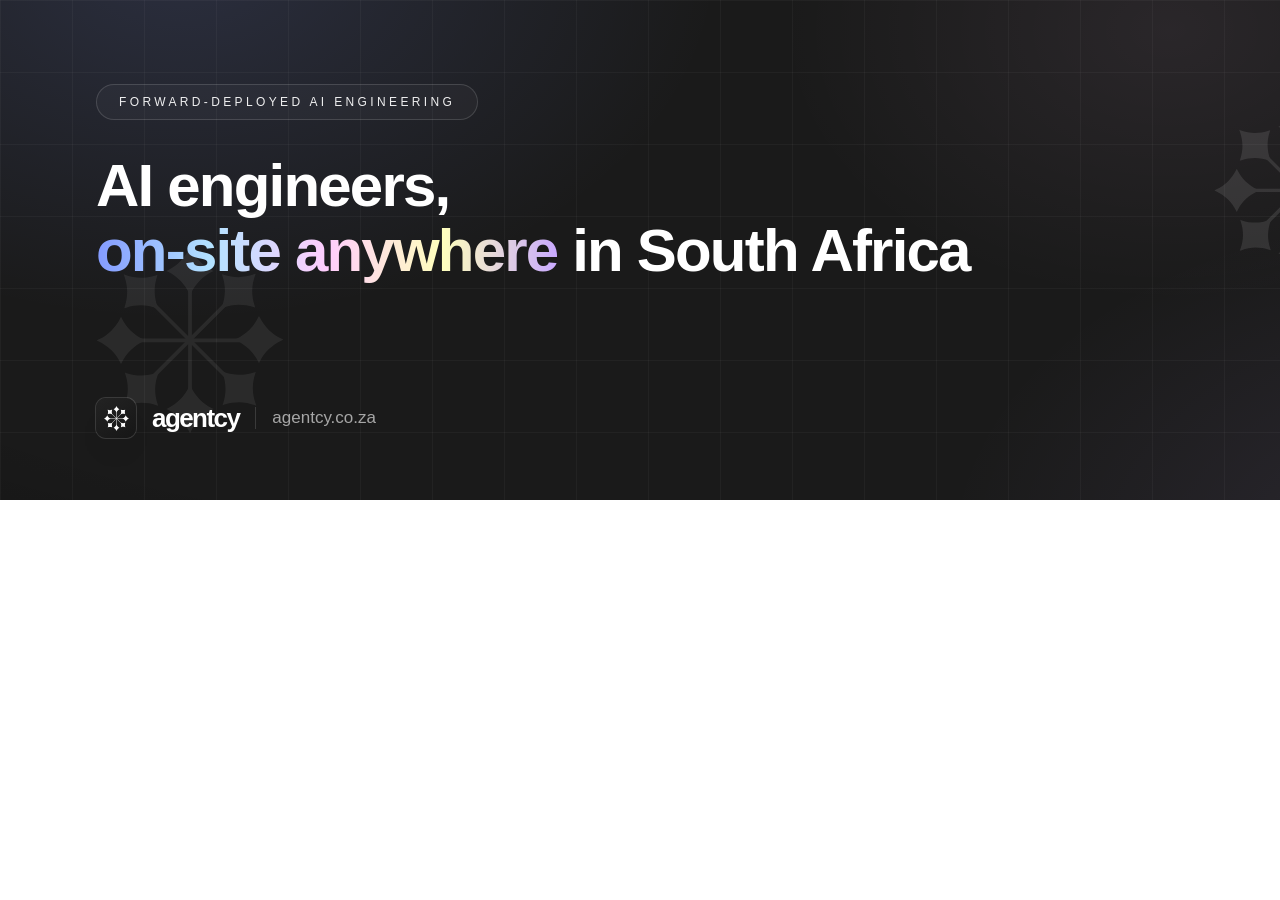
<file: brand-kit/_render/banners/x-header.html>
<!DOCTYPE html><html><head><meta charset="utf-8"><style>html,body{margin:0;padding:0}</style></head><body style="margin:0"><div style="width:1500px;height:500px;position:relative;overflow:hidden;font-family:Arial,Helvetica,sans-serif;background:#1A1A1A;color:#FFFFFF"><div style="position:absolute;inset:0;background:radial-gradient(900px 600px at 12% -8%,rgba(131,154,255,.16),transparent 60%),radial-gradient(800px 560px at 96% 112%,rgba(201,170,255,.10),transparent 62%),radial-gradient(600px 420px at 78% 6%,rgba(255,205,253,.07),transparent 65%)"></div><div style="position:absolute;inset:0;background-image:linear-gradient(rgba(255,255,255,.035) 1px,transparent 1px),linear-gradient(90deg,rgba(255,255,255,.035) 1px,transparent 1px);background-size:72px 72px"></div><div style="position:absolute;inset:0;background:radial-gradient(120% 120% at 50% 42%,transparent 55%,rgba(0,0,0,.42) 100%)"></div><svg style="position:absolute;left:-170px;bottom:-200px;width:720px;height:720px;opacity:.07" viewBox="-40 -40 108 108"><path d="M14.127 0.2632C14.4529 0.966058 14.8939 1.60957 15.4318 2.1672C15.9718 2.72313 16.6024 3.18328 17.2966 3.528L17.543 3.6512L17.2966 3.7744C16.6088 4.11193 15.9838 4.56458 15.4486 5.1128C14.9077 5.67791 14.4615 6.32649 14.127 7.0336L14.0038 7.3024L13.8806 7.0336C13.5533 6.33151 13.1124 5.68821 12.5758 5.1296C12.0339 4.57482 11.4014 4.11652 10.7054 3.7744L10.459 3.6512L10.7054 3.528C11.3932 3.18813 12.0181 2.73363 12.5534 2.184C13.0989 1.62148 13.5474 0.972412 13.8806 0.2632L14.0038 0L14.127 0.2632Z" fill="#FFFFFF"/><path d="M4.33495 4.2448C5.05334 4.50814 5.81004 4.65191 6.57495 4.6704C7.34972 4.67781 8.12022 4.55475 8.85415 4.3064L9.11735 4.2224L9.05575 4.48C8.80925 5.20072 8.68803 5.95835 8.69735 6.72C8.70923 7.50381 8.85312 8.28001 9.12295 9.016L9.21815 9.2904L8.96055 9.2064C8.23302 8.94104 7.46678 8.79725 6.69255 8.7808C5.91756 8.77056 5.14659 8.89369 4.41335 9.1448L4.15015 9.2288L4.22295 8.96C4.46661 8.23857 4.58775 7.48144 4.58135 6.72C4.56623 5.93834 4.42244 5.16451 4.15575 4.4296L4.06055 4.144L4.33495 4.2448Z" fill="#FFFFFF"/><path d="M0.2632 13.9384C0.966058 13.6125 1.60957 13.1715 2.1672 12.6336C2.72313 12.0935 3.18328 11.463 3.528 10.7688L3.6512 10.5224L3.7744 10.7688C4.11193 11.4566 4.56458 12.0816 5.1128 12.6168C5.67791 13.1577 6.32649 13.6039 7.0336 13.9384L7.3024 14.0616L7.0336 14.1848C6.33151 14.5121 5.68821 14.9529 5.1296 15.4896C4.57482 16.0315 4.11652 16.664 3.7744 17.36L3.6512 17.6064L3.528 17.36C3.18813 16.6722 2.73363 16.0473 2.184 15.512C1.62148 14.9665 0.972412 14.518 0.2632 14.1848L0 14.0616L0.2632 13.9384Z" fill="#FFFFFF"/><path d="M4.24585 23.6656C4.50918 22.9472 4.65296 22.1905 4.67145 21.4256C4.67885 20.6508 4.5558 19.8803 4.30745 19.1464L4.22345 18.8832L4.48665 18.9728C5.20737 19.2193 5.965 19.3405 6.72665 19.3312C7.51046 19.3193 8.28666 19.1754 9.02265 18.9056L9.29705 18.8104L9.19625 19.0848C8.93389 19.8035 8.79014 20.56 8.77065 21.3248C8.76041 22.0998 8.88354 22.8708 9.13465 23.604L9.21865 23.8672L8.96105 23.7776C8.23962 23.5339 7.48249 23.4128 6.72105 23.4192C5.93939 23.4343 5.16556 23.5781 4.43065 23.8448L4.15625 23.94L4.24585 23.6656Z" fill="#FFFFFF"/><path d="M13.875 27.7368C13.549 27.0339 13.108 26.3904 12.5702 25.8328C12.0301 25.2768 11.3996 24.8167 10.7054 24.472L10.459 24.3488L10.7054 24.2256C11.3932 23.8881 12.0182 23.4354 12.5534 22.8872C13.0943 22.3221 13.5405 21.6735 13.875 20.9664L13.9982 20.6976L14.1214 20.9664C14.4487 21.6685 14.8895 22.3118 15.4262 22.8704C15.9681 23.4252 16.6006 23.8835 17.2966 24.2256L17.543 24.3488L17.2966 24.472C16.6088 24.8119 15.9838 25.2663 15.4486 25.816C14.9051 26.3789 14.4585 27.028 14.127 27.7368L14.0038 28L13.875 27.7368Z" fill="#FFFFFF"/><path d="M23.6654 23.7552C22.9471 23.4919 22.1903 23.3481 21.4254 23.3296C20.6507 23.3222 19.8802 23.4453 19.1462 23.6936L18.883 23.7776L18.9726 23.5144C19.2191 22.7937 19.3404 22.0361 19.331 21.2744C19.3192 20.4906 19.1753 19.7144 18.9054 18.9784L18.8102 18.704L19.0846 18.8048C19.8033 19.0672 20.5598 19.2109 21.3246 19.2304C22.0996 19.2407 22.8706 19.1175 23.6038 18.8664L23.867 18.7824L23.7774 19.0456C23.5338 19.767 23.4126 20.5242 23.419 21.2856C23.4342 22.0673 23.5779 22.8411 23.8446 23.576L23.9398 23.8504L23.6654 23.7552Z" fill="#FFFFFF"/><path d="M27.7365 14.0616C27.0337 14.3876 26.3902 14.8286 25.8325 15.3664C25.2766 15.9065 24.8165 16.537 24.4717 17.2312L24.3485 17.4776L24.2253 17.2312C23.8878 16.5434 23.4351 15.9184 22.8869 15.3832C22.3218 14.8423 21.6732 14.3961 20.9661 14.0616L20.7197 13.9384L20.9885 13.8152C21.6906 13.4879 22.3339 13.0471 22.8925 12.5104C23.4393 11.9668 23.89 11.3343 24.2253 10.64L24.3485 10.3936L24.4717 10.64C24.8116 11.3278 25.2661 11.9528 25.8157 12.488C26.3787 13.0315 27.0277 13.4781 27.7365 13.8096L27.9997 13.9328L27.7365 14.0616Z" fill="#FFFFFF"/><path d="M23.7556 4.33441C23.4922 5.0528 23.3485 5.8095 23.33 6.57441C23.3226 7.34919 23.4456 8.11968 23.694 8.85361L23.778 9.11681L23.5204 9.05521C22.7996 8.80871 22.042 8.68749 21.2804 8.69681C20.4966 8.7087 19.7204 8.85258 18.9844 9.12241L18.71 9.21761L18.8108 8.94321C19.0761 8.21569 19.2199 7.44945 19.2364 6.67521C19.2466 5.90023 19.1235 5.12926 18.8724 4.39601L18.7884 4.13281L19.0516 4.22241C19.773 4.46608 20.5301 4.58722 21.2916 4.58081C22.0732 4.5657 22.8471 4.42191 23.582 4.15521L23.8564 4.06001L23.7556 4.33441Z" fill="#FFFFFF"/><line x1="6.0108" y1="6.08342" x2="20.9839" y2="21.0566" stroke="#FFFFFF" stroke-width="0.56"/><line x1="6.1435" y1="21.8136" x2="21.1167" y2="6.8404" stroke="#FFFFFF" stroke-width="0.56"/><path d="M13.7197 3.47703L14.2797 3.47703L14.2797 24.652L13.7197 24.652L13.7197 3.47703Z" fill="#FFFFFF"/><line x1="3.69366" y1="14.063" x2="24.8689" y2="14.063" stroke="#FFFFFF" stroke-width="0.56"/></svg><svg style="position:absolute;right:-130px;top:-140px;width:660px;height:660px;opacity:.10" viewBox="-40 -40 108 108"><path d="M14.127 0.2632C14.4529 0.966058 14.8939 1.60957 15.4318 2.1672C15.9718 2.72313 16.6024 3.18328 17.2966 3.528L17.543 3.6512L17.2966 3.7744C16.6088 4.11193 15.9838 4.56458 15.4486 5.1128C14.9077 5.67791 14.4615 6.32649 14.127 7.0336L14.0038 7.3024L13.8806 7.0336C13.5533 6.33151 13.1124 5.68821 12.5758 5.1296C12.0339 4.57482 11.4014 4.11652 10.7054 3.7744L10.459 3.6512L10.7054 3.528C11.3932 3.18813 12.0181 2.73363 12.5534 2.184C13.0989 1.62148 13.5474 0.972412 13.8806 0.2632L14.0038 0L14.127 0.2632Z" fill="#FFFFFF"/><path d="M4.33495 4.2448C5.05334 4.50814 5.81004 4.65191 6.57495 4.6704C7.34972 4.67781 8.12022 4.55475 8.85415 4.3064L9.11735 4.2224L9.05575 4.48C8.80925 5.20072 8.68803 5.95835 8.69735 6.72C8.70923 7.50381 8.85312 8.28001 9.12295 9.016L9.21815 9.2904L8.96055 9.2064C8.23302 8.94104 7.46678 8.79725 6.69255 8.7808C5.91756 8.77056 5.14659 8.89369 4.41335 9.1448L4.15015 9.2288L4.22295 8.96C4.46661 8.23857 4.58775 7.48144 4.58135 6.72C4.56623 5.93834 4.42244 5.16451 4.15575 4.4296L4.06055 4.144L4.33495 4.2448Z" fill="#FFFFFF"/><path d="M0.2632 13.9384C0.966058 13.6125 1.60957 13.1715 2.1672 12.6336C2.72313 12.0935 3.18328 11.463 3.528 10.7688L3.6512 10.5224L3.7744 10.7688C4.11193 11.4566 4.56458 12.0816 5.1128 12.6168C5.67791 13.1577 6.32649 13.6039 7.0336 13.9384L7.3024 14.0616L7.0336 14.1848C6.33151 14.5121 5.68821 14.9529 5.1296 15.4896C4.57482 16.0315 4.11652 16.664 3.7744 17.36L3.6512 17.6064L3.528 17.36C3.18813 16.6722 2.73363 16.0473 2.184 15.512C1.62148 14.9665 0.972412 14.518 0.2632 14.1848L0 14.0616L0.2632 13.9384Z" fill="#FFFFFF"/><path d="M4.24585 23.6656C4.50918 22.9472 4.65296 22.1905 4.67145 21.4256C4.67885 20.6508 4.5558 19.8803 4.30745 19.1464L4.22345 18.8832L4.48665 18.9728C5.20737 19.2193 5.965 19.3405 6.72665 19.3312C7.51046 19.3193 8.28666 19.1754 9.02265 18.9056L9.29705 18.8104L9.19625 19.0848C8.93389 19.8035 8.79014 20.56 8.77065 21.3248C8.76041 22.0998 8.88354 22.8708 9.13465 23.604L9.21865 23.8672L8.96105 23.7776C8.23962 23.5339 7.48249 23.4128 6.72105 23.4192C5.93939 23.4343 5.16556 23.5781 4.43065 23.8448L4.15625 23.94L4.24585 23.6656Z" fill="#FFFFFF"/><path d="M13.875 27.7368C13.549 27.0339 13.108 26.3904 12.5702 25.8328C12.0301 25.2768 11.3996 24.8167 10.7054 24.472L10.459 24.3488L10.7054 24.2256C11.3932 23.8881 12.0182 23.4354 12.5534 22.8872C13.0943 22.3221 13.5405 21.6735 13.875 20.9664L13.9982 20.6976L14.1214 20.9664C14.4487 21.6685 14.8895 22.3118 15.4262 22.8704C15.9681 23.4252 16.6006 23.8835 17.2966 24.2256L17.543 24.3488L17.2966 24.472C16.6088 24.8119 15.9838 25.2663 15.4486 25.816C14.9051 26.3789 14.4585 27.028 14.127 27.7368L14.0038 28L13.875 27.7368Z" fill="#FFFFFF"/><path d="M23.6654 23.7552C22.9471 23.4919 22.1903 23.3481 21.4254 23.3296C20.6507 23.3222 19.8802 23.4453 19.1462 23.6936L18.883 23.7776L18.9726 23.5144C19.2191 22.7937 19.3404 22.0361 19.331 21.2744C19.3192 20.4906 19.1753 19.7144 18.9054 18.9784L18.8102 18.704L19.0846 18.8048C19.8033 19.0672 20.5598 19.2109 21.3246 19.2304C22.0996 19.2407 22.8706 19.1175 23.6038 18.8664L23.867 18.7824L23.7774 19.0456C23.5338 19.767 23.4126 20.5242 23.419 21.2856C23.4342 22.0673 23.5779 22.8411 23.8446 23.576L23.9398 23.8504L23.6654 23.7552Z" fill="#FFFFFF"/><path d="M27.7365 14.0616C27.0337 14.3876 26.3902 14.8286 25.8325 15.3664C25.2766 15.9065 24.8165 16.537 24.4717 17.2312L24.3485 17.4776L24.2253 17.2312C23.8878 16.5434 23.4351 15.9184 22.8869 15.3832C22.3218 14.8423 21.6732 14.3961 20.9661 14.0616L20.7197 13.9384L20.9885 13.8152C21.6906 13.4879 22.3339 13.0471 22.8925 12.5104C23.4393 11.9668 23.89 11.3343 24.2253 10.64L24.3485 10.3936L24.4717 10.64C24.8116 11.3278 25.2661 11.9528 25.8157 12.488C26.3787 13.0315 27.0277 13.4781 27.7365 13.8096L27.9997 13.9328L27.7365 14.0616Z" fill="#FFFFFF"/><path d="M23.7556 4.33441C23.4922 5.0528 23.3485 5.8095 23.33 6.57441C23.3226 7.34919 23.4456 8.11968 23.694 8.85361L23.778 9.11681L23.5204 9.05521C22.7996 8.80871 22.042 8.68749 21.2804 8.69681C20.4966 8.7087 19.7204 8.85258 18.9844 9.12241L18.71 9.21761L18.8108 8.94321C19.0761 8.21569 19.2199 7.44945 19.2364 6.67521C19.2466 5.90023 19.1235 5.12926 18.8724 4.39601L18.7884 4.13281L19.0516 4.22241C19.773 4.46608 20.5301 4.58722 21.2916 4.58081C22.0732 4.5657 22.8471 4.42191 23.582 4.15521L23.8564 4.06001L23.7556 4.33441Z" fill="#FFFFFF"/><line x1="6.0108" y1="6.08342" x2="20.9839" y2="21.0566" stroke="#FFFFFF" stroke-width="0.56"/><line x1="6.1435" y1="21.8136" x2="21.1167" y2="6.8404" stroke="#FFFFFF" stroke-width="0.56"/><path d="M13.7197 3.47703L14.2797 3.47703L14.2797 24.652L13.7197 24.652L13.7197 3.47703Z" fill="#FFFFFF"/><line x1="3.69366" y1="14.063" x2="24.8689" y2="14.063" stroke="#FFFFFF" stroke-width="0.56"/></svg><div style="position:absolute;left:96px;top:84px"><span style="display:inline-block;padding:10px 22px;border:1px solid rgba(255,255,255,.14);border-radius:999px;letter-spacing:.28em;color:rgba(255,255,255,.92);font-size:12px;text-transform:uppercase;background:rgba(255,255,255,.03)">Forward-deployed AI engineering</span><div style="margin-top:34px;font-size:60px;font-weight:700;letter-spacing:-0.03em;line-height:1.08">AI engineers,<br/><span style="background:linear-gradient(270deg,#C9AAFF 0%,#FEFFBC 25%,#FFCDFD 50%,#B3E2FF 75%,#839AFF 100%);-webkit-background-clip:text;background-clip:text;color:transparent;-webkit-text-fill-color:transparent">on-site anywhere</span> in South Africa</div></div><div style="position:absolute;left:96px;top:398px;display:flex;align-items:center;gap:16px"><div style="width:40px;height:40px;border-radius:10px;background:linear-gradient(145deg,#232323,#161616);display:flex;align-items:center;justify-content:center;box-shadow:0 0 0 1px rgba(255,255,255,.14),0 18px 40px -18px rgba(0,0,0,.9)"><svg width="25" height="25" viewBox="0 0 28 28"><path d="M14.127 0.2632C14.4529 0.966058 14.8939 1.60957 15.4318 2.1672C15.9718 2.72313 16.6024 3.18328 17.2966 3.528L17.543 3.6512L17.2966 3.7744C16.6088 4.11193 15.9838 4.56458 15.4486 5.1128C14.9077 5.67791 14.4615 6.32649 14.127 7.0336L14.0038 7.3024L13.8806 7.0336C13.5533 6.33151 13.1124 5.68821 12.5758 5.1296C12.0339 4.57482 11.4014 4.11652 10.7054 3.7744L10.459 3.6512L10.7054 3.528C11.3932 3.18813 12.0181 2.73363 12.5534 2.184C13.0989 1.62148 13.5474 0.972412 13.8806 0.2632L14.0038 0L14.127 0.2632Z" fill="#FFFFFF"/><path d="M4.33495 4.2448C5.05334 4.50814 5.81004 4.65191 6.57495 4.6704C7.34972 4.67781 8.12022 4.55475 8.85415 4.3064L9.11735 4.2224L9.05575 4.48C8.80925 5.20072 8.68803 5.95835 8.69735 6.72C8.70923 7.50381 8.85312 8.28001 9.12295 9.016L9.21815 9.2904L8.96055 9.2064C8.23302 8.94104 7.46678 8.79725 6.69255 8.7808C5.91756 8.77056 5.14659 8.89369 4.41335 9.1448L4.15015 9.2288L4.22295 8.96C4.46661 8.23857 4.58775 7.48144 4.58135 6.72C4.56623 5.93834 4.42244 5.16451 4.15575 4.4296L4.06055 4.144L4.33495 4.2448Z" fill="#FFFFFF"/><path d="M0.2632 13.9384C0.966058 13.6125 1.60957 13.1715 2.1672 12.6336C2.72313 12.0935 3.18328 11.463 3.528 10.7688L3.6512 10.5224L3.7744 10.7688C4.11193 11.4566 4.56458 12.0816 5.1128 12.6168C5.67791 13.1577 6.32649 13.6039 7.0336 13.9384L7.3024 14.0616L7.0336 14.1848C6.33151 14.5121 5.68821 14.9529 5.1296 15.4896C4.57482 16.0315 4.11652 16.664 3.7744 17.36L3.6512 17.6064L3.528 17.36C3.18813 16.6722 2.73363 16.0473 2.184 15.512C1.62148 14.9665 0.972412 14.518 0.2632 14.1848L0 14.0616L0.2632 13.9384Z" fill="#FFFFFF"/><path d="M4.24585 23.6656C4.50918 22.9472 4.65296 22.1905 4.67145 21.4256C4.67885 20.6508 4.5558 19.8803 4.30745 19.1464L4.22345 18.8832L4.48665 18.9728C5.20737 19.2193 5.965 19.3405 6.72665 19.3312C7.51046 19.3193 8.28666 19.1754 9.02265 18.9056L9.29705 18.8104L9.19625 19.0848C8.93389 19.8035 8.79014 20.56 8.77065 21.3248C8.76041 22.0998 8.88354 22.8708 9.13465 23.604L9.21865 23.8672L8.96105 23.7776C8.23962 23.5339 7.48249 23.4128 6.72105 23.4192C5.93939 23.4343 5.16556 23.5781 4.43065 23.8448L4.15625 23.94L4.24585 23.6656Z" fill="#FFFFFF"/><path d="M13.875 27.7368C13.549 27.0339 13.108 26.3904 12.5702 25.8328C12.0301 25.2768 11.3996 24.8167 10.7054 24.472L10.459 24.3488L10.7054 24.2256C11.3932 23.8881 12.0182 23.4354 12.5534 22.8872C13.0943 22.3221 13.5405 21.6735 13.875 20.9664L13.9982 20.6976L14.1214 20.9664C14.4487 21.6685 14.8895 22.3118 15.4262 22.8704C15.9681 23.4252 16.6006 23.8835 17.2966 24.2256L17.543 24.3488L17.2966 24.472C16.6088 24.8119 15.9838 25.2663 15.4486 25.816C14.9051 26.3789 14.4585 27.028 14.127 27.7368L14.0038 28L13.875 27.7368Z" fill="#FFFFFF"/><path d="M23.6654 23.7552C22.9471 23.4919 22.1903 23.3481 21.4254 23.3296C20.6507 23.3222 19.8802 23.4453 19.1462 23.6936L18.883 23.7776L18.9726 23.5144C19.2191 22.7937 19.3404 22.0361 19.331 21.2744C19.3192 20.4906 19.1753 19.7144 18.9054 18.9784L18.8102 18.704L19.0846 18.8048C19.8033 19.0672 20.5598 19.2109 21.3246 19.2304C22.0996 19.2407 22.8706 19.1175 23.6038 18.8664L23.867 18.7824L23.7774 19.0456C23.5338 19.767 23.4126 20.5242 23.419 21.2856C23.4342 22.0673 23.5779 22.8411 23.8446 23.576L23.9398 23.8504L23.6654 23.7552Z" fill="#FFFFFF"/><path d="M27.7365 14.0616C27.0337 14.3876 26.3902 14.8286 25.8325 15.3664C25.2766 15.9065 24.8165 16.537 24.4717 17.2312L24.3485 17.4776L24.2253 17.2312C23.8878 16.5434 23.4351 15.9184 22.8869 15.3832C22.3218 14.8423 21.6732 14.3961 20.9661 14.0616L20.7197 13.9384L20.9885 13.8152C21.6906 13.4879 22.3339 13.0471 22.8925 12.5104C23.4393 11.9668 23.89 11.3343 24.2253 10.64L24.3485 10.3936L24.4717 10.64C24.8116 11.3278 25.2661 11.9528 25.8157 12.488C26.3787 13.0315 27.0277 13.4781 27.7365 13.8096L27.9997 13.9328L27.7365 14.0616Z" fill="#FFFFFF"/><path d="M23.7556 4.33441C23.4922 5.0528 23.3485 5.8095 23.33 6.57441C23.3226 7.34919 23.4456 8.11968 23.694 8.85361L23.778 9.11681L23.5204 9.05521C22.7996 8.80871 22.042 8.68749 21.2804 8.69681C20.4966 8.7087 19.7204 8.85258 18.9844 9.12241L18.71 9.21761L18.8108 8.94321C19.0761 8.21569 19.2199 7.44945 19.2364 6.67521C19.2466 5.90023 19.1235 5.12926 18.8724 4.39601L18.7884 4.13281L19.0516 4.22241C19.773 4.46608 20.5301 4.58722 21.2916 4.58081C22.0732 4.5657 22.8471 4.42191 23.582 4.15521L23.8564 4.06001L23.7556 4.33441Z" fill="#FFFFFF"/><line x1="6.0108" y1="6.08342" x2="20.9839" y2="21.0566" stroke="#FFFFFF" stroke-width="0.56"/><line x1="6.1435" y1="21.8136" x2="21.1167" y2="6.8404" stroke="#FFFFFF" stroke-width="0.56"/><path d="M13.7197 3.47703L14.2797 3.47703L14.2797 24.652L13.7197 24.652L13.7197 3.47703Z" fill="#FFFFFF"/><line x1="3.69366" y1="14.063" x2="24.8689" y2="14.063" stroke="#FFFFFF" stroke-width="0.56"/></svg></div><div style="font-weight:700;font-size:26px;letter-spacing:-0.06em">agentcy</div><div style="width:1px;height:22px;background:rgba(255,255,255,.14)"></div><div style="font-size:17px;color:#A6A6A6">agentcy.co.za</div></div></div></body></html>
</file>
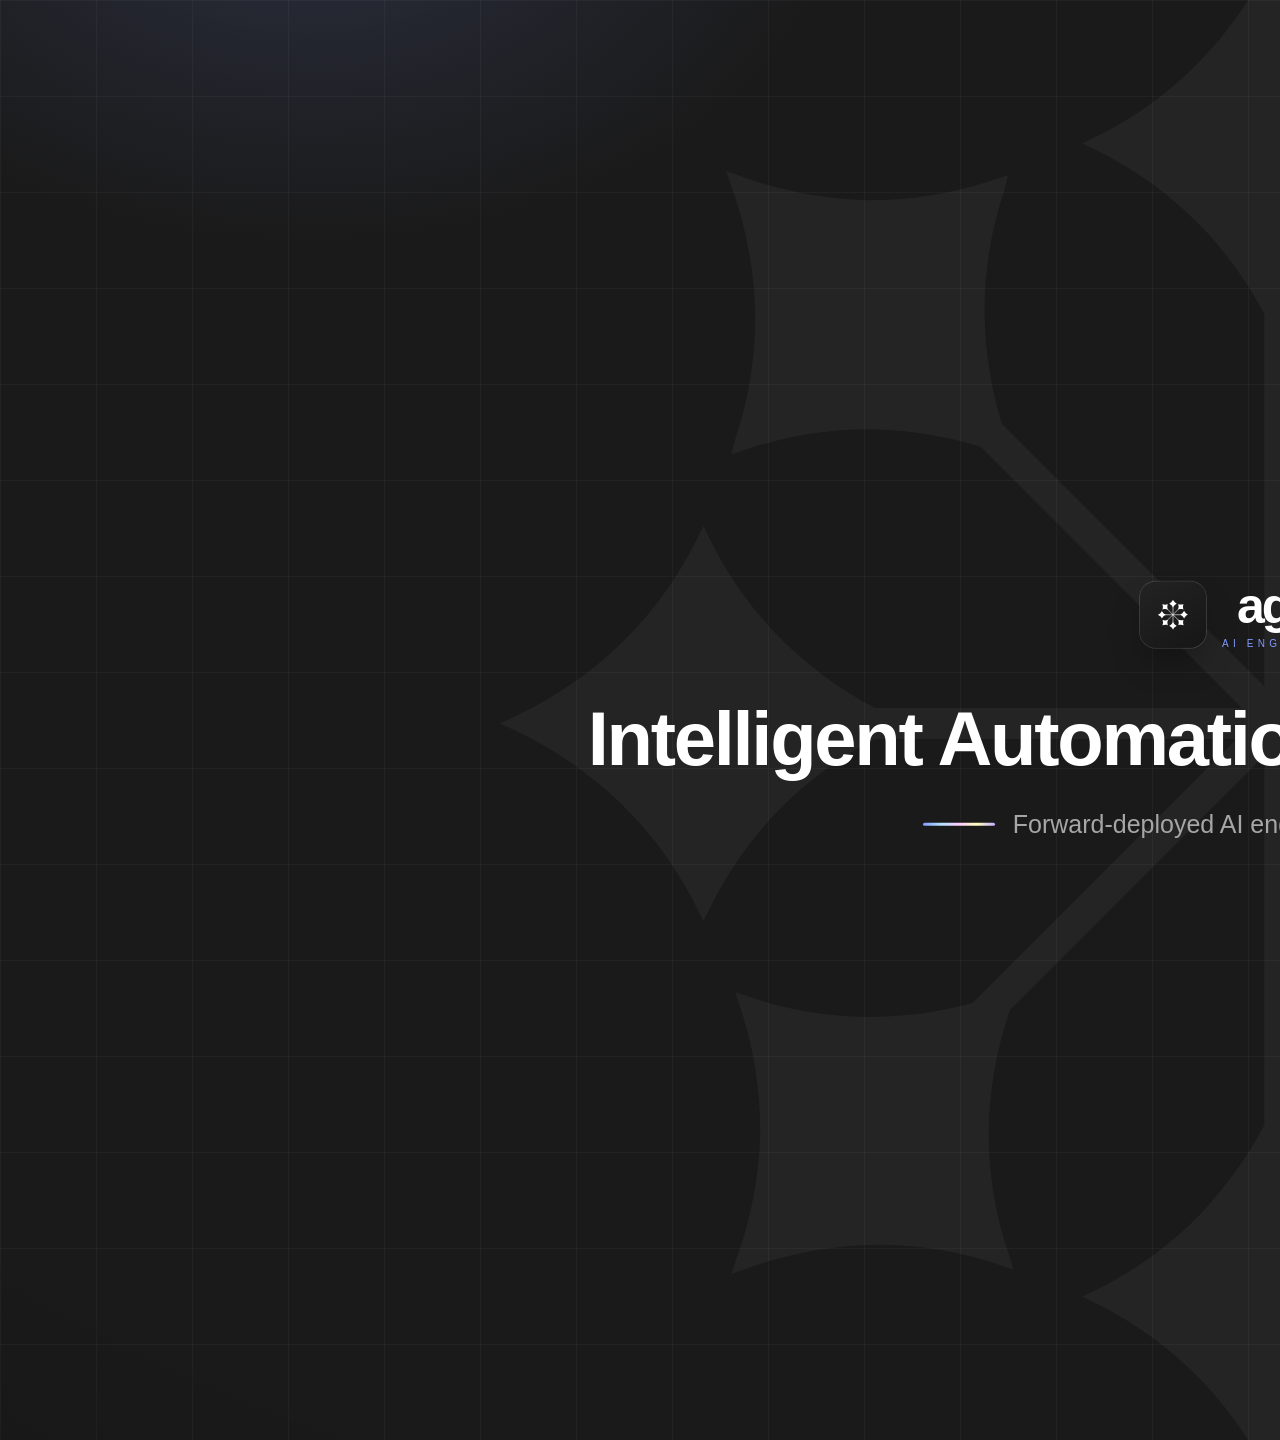
<file: brand-kit/_render/banners/youtube-banner.html>
<!DOCTYPE html><html><head><meta charset="utf-8"><style>html,body{margin:0;padding:0}</style></head><body style="margin:0"><div style="width:2560px;height:1440px;position:relative;overflow:hidden;font-family:Arial,Helvetica,sans-serif;background:#1A1A1A;color:#FFFFFF"><div style="position:absolute;inset:0;background:radial-gradient(900px 600px at 12% -8%,rgba(131,154,255,.16),transparent 60%),radial-gradient(800px 560px at 96% 112%,rgba(201,170,255,.10),transparent 62%),radial-gradient(600px 420px at 78% 6%,rgba(255,205,253,.07),transparent 65%)"></div><div style="position:absolute;inset:0;background-image:linear-gradient(rgba(255,255,255,.035) 1px,transparent 1px),linear-gradient(90deg,rgba(255,255,255,.035) 1px,transparent 1px);background-size:96px 96px"></div><div style="position:absolute;inset:0;background:radial-gradient(120% 120% at 50% 42%,transparent 55%,rgba(0,0,0,.42) 100%)"></div><svg style="position:absolute;left:50%;top:50%;transform:translate(-50%,-50%);width:1560px;height:1560px;opacity:.045" viewBox="0 0 28 28"><path d="M14.127 0.2632C14.4529 0.966058 14.8939 1.60957 15.4318 2.1672C15.9718 2.72313 16.6024 3.18328 17.2966 3.528L17.543 3.6512L17.2966 3.7744C16.6088 4.11193 15.9838 4.56458 15.4486 5.1128C14.9077 5.67791 14.4615 6.32649 14.127 7.0336L14.0038 7.3024L13.8806 7.0336C13.5533 6.33151 13.1124 5.68821 12.5758 5.1296C12.0339 4.57482 11.4014 4.11652 10.7054 3.7744L10.459 3.6512L10.7054 3.528C11.3932 3.18813 12.0181 2.73363 12.5534 2.184C13.0989 1.62148 13.5474 0.972412 13.8806 0.2632L14.0038 0L14.127 0.2632Z" fill="#FFFFFF"/><path d="M4.33495 4.2448C5.05334 4.50814 5.81004 4.65191 6.57495 4.6704C7.34972 4.67781 8.12022 4.55475 8.85415 4.3064L9.11735 4.2224L9.05575 4.48C8.80925 5.20072 8.68803 5.95835 8.69735 6.72C8.70923 7.50381 8.85312 8.28001 9.12295 9.016L9.21815 9.2904L8.96055 9.2064C8.23302 8.94104 7.46678 8.79725 6.69255 8.7808C5.91756 8.77056 5.14659 8.89369 4.41335 9.1448L4.15015 9.2288L4.22295 8.96C4.46661 8.23857 4.58775 7.48144 4.58135 6.72C4.56623 5.93834 4.42244 5.16451 4.15575 4.4296L4.06055 4.144L4.33495 4.2448Z" fill="#FFFFFF"/><path d="M0.2632 13.9384C0.966058 13.6125 1.60957 13.1715 2.1672 12.6336C2.72313 12.0935 3.18328 11.463 3.528 10.7688L3.6512 10.5224L3.7744 10.7688C4.11193 11.4566 4.56458 12.0816 5.1128 12.6168C5.67791 13.1577 6.32649 13.6039 7.0336 13.9384L7.3024 14.0616L7.0336 14.1848C6.33151 14.5121 5.68821 14.9529 5.1296 15.4896C4.57482 16.0315 4.11652 16.664 3.7744 17.36L3.6512 17.6064L3.528 17.36C3.18813 16.6722 2.73363 16.0473 2.184 15.512C1.62148 14.9665 0.972412 14.518 0.2632 14.1848L0 14.0616L0.2632 13.9384Z" fill="#FFFFFF"/><path d="M4.24585 23.6656C4.50918 22.9472 4.65296 22.1905 4.67145 21.4256C4.67885 20.6508 4.5558 19.8803 4.30745 19.1464L4.22345 18.8832L4.48665 18.9728C5.20737 19.2193 5.965 19.3405 6.72665 19.3312C7.51046 19.3193 8.28666 19.1754 9.02265 18.9056L9.29705 18.8104L9.19625 19.0848C8.93389 19.8035 8.79014 20.56 8.77065 21.3248C8.76041 22.0998 8.88354 22.8708 9.13465 23.604L9.21865 23.8672L8.96105 23.7776C8.23962 23.5339 7.48249 23.4128 6.72105 23.4192C5.93939 23.4343 5.16556 23.5781 4.43065 23.8448L4.15625 23.94L4.24585 23.6656Z" fill="#FFFFFF"/><path d="M13.875 27.7368C13.549 27.0339 13.108 26.3904 12.5702 25.8328C12.0301 25.2768 11.3996 24.8167 10.7054 24.472L10.459 24.3488L10.7054 24.2256C11.3932 23.8881 12.0182 23.4354 12.5534 22.8872C13.0943 22.3221 13.5405 21.6735 13.875 20.9664L13.9982 20.6976L14.1214 20.9664C14.4487 21.6685 14.8895 22.3118 15.4262 22.8704C15.9681 23.4252 16.6006 23.8835 17.2966 24.2256L17.543 24.3488L17.2966 24.472C16.6088 24.8119 15.9838 25.2663 15.4486 25.816C14.9051 26.3789 14.4585 27.028 14.127 27.7368L14.0038 28L13.875 27.7368Z" fill="#FFFFFF"/><path d="M23.6654 23.7552C22.9471 23.4919 22.1903 23.3481 21.4254 23.3296C20.6507 23.3222 19.8802 23.4453 19.1462 23.6936L18.883 23.7776L18.9726 23.5144C19.2191 22.7937 19.3404 22.0361 19.331 21.2744C19.3192 20.4906 19.1753 19.7144 18.9054 18.9784L18.8102 18.704L19.0846 18.8048C19.8033 19.0672 20.5598 19.2109 21.3246 19.2304C22.0996 19.2407 22.8706 19.1175 23.6038 18.8664L23.867 18.7824L23.7774 19.0456C23.5338 19.767 23.4126 20.5242 23.419 21.2856C23.4342 22.0673 23.5779 22.8411 23.8446 23.576L23.9398 23.8504L23.6654 23.7552Z" fill="#FFFFFF"/><path d="M27.7365 14.0616C27.0337 14.3876 26.3902 14.8286 25.8325 15.3664C25.2766 15.9065 24.8165 16.537 24.4717 17.2312L24.3485 17.4776L24.2253 17.2312C23.8878 16.5434 23.4351 15.9184 22.8869 15.3832C22.3218 14.8423 21.6732 14.3961 20.9661 14.0616L20.7197 13.9384L20.9885 13.8152C21.6906 13.4879 22.3339 13.0471 22.8925 12.5104C23.4393 11.9668 23.89 11.3343 24.2253 10.64L24.3485 10.3936L24.4717 10.64C24.8116 11.3278 25.2661 11.9528 25.8157 12.488C26.3787 13.0315 27.0277 13.4781 27.7365 13.8096L27.9997 13.9328L27.7365 14.0616Z" fill="#FFFFFF"/><path d="M23.7556 4.33441C23.4922 5.0528 23.3485 5.8095 23.33 6.57441C23.3226 7.34919 23.4456 8.11968 23.694 8.85361L23.778 9.11681L23.5204 9.05521C22.7996 8.80871 22.042 8.68749 21.2804 8.69681C20.4966 8.7087 19.7204 8.85258 18.9844 9.12241L18.71 9.21761L18.8108 8.94321C19.0761 8.21569 19.2199 7.44945 19.2364 6.67521C19.2466 5.90023 19.1235 5.12926 18.8724 4.39601L18.7884 4.13281L19.0516 4.22241C19.773 4.46608 20.5301 4.58722 21.2916 4.58081C22.0732 4.5657 22.8471 4.42191 23.582 4.15521L23.8564 4.06001L23.7556 4.33441Z" fill="#FFFFFF"/><line x1="6.0108" y1="6.08342" x2="20.9839" y2="21.0566" stroke="#FFFFFF" stroke-width="0.56"/><line x1="6.1435" y1="21.8136" x2="21.1167" y2="6.8404" stroke="#FFFFFF" stroke-width="0.56"/><path d="M13.7197 3.47703L14.2797 3.47703L14.2797 24.652L13.7197 24.652L13.7197 3.47703Z" fill="#FFFFFF"/><line x1="3.69366" y1="14.063" x2="24.8689" y2="14.063" stroke="#FFFFFF" stroke-width="0.56"/></svg><div style="position:absolute;left:50%;top:50%;transform:translate(-50%,-54%);text-align:center;width:1420px"><div style="display:flex;justify-content:center"><div style="display:flex;align-items:center;gap:16px"><div style="width:66px;height:66px;border-radius:16px;background:linear-gradient(145deg,#232323,#161616);display:flex;align-items:center;justify-content:center;box-shadow:0 0 0 1px rgba(255,255,255,.14),0 18px 40px -18px rgba(0,0,0,.9)"><svg width="30" height="30" viewBox="0 0 28 28"><path d="M14.127 0.2632C14.4529 0.966058 14.8939 1.60957 15.4318 2.1672C15.9718 2.72313 16.6024 3.18328 17.2966 3.528L17.543 3.6512L17.2966 3.7744C16.6088 4.11193 15.9838 4.56458 15.4486 5.1128C14.9077 5.67791 14.4615 6.32649 14.127 7.0336L14.0038 7.3024L13.8806 7.0336C13.5533 6.33151 13.1124 5.68821 12.5758 5.1296C12.0339 4.57482 11.4014 4.11652 10.7054 3.7744L10.459 3.6512L10.7054 3.528C11.3932 3.18813 12.0181 2.73363 12.5534 2.184C13.0989 1.62148 13.5474 0.972412 13.8806 0.2632L14.0038 0L14.127 0.2632Z" fill="#FFFFFF"/><path d="M4.33495 4.2448C5.05334 4.50814 5.81004 4.65191 6.57495 4.6704C7.34972 4.67781 8.12022 4.55475 8.85415 4.3064L9.11735 4.2224L9.05575 4.48C8.80925 5.20072 8.68803 5.95835 8.69735 6.72C8.70923 7.50381 8.85312 8.28001 9.12295 9.016L9.21815 9.2904L8.96055 9.2064C8.23302 8.94104 7.46678 8.79725 6.69255 8.7808C5.91756 8.77056 5.14659 8.89369 4.41335 9.1448L4.15015 9.2288L4.22295 8.96C4.46661 8.23857 4.58775 7.48144 4.58135 6.72C4.56623 5.93834 4.42244 5.16451 4.15575 4.4296L4.06055 4.144L4.33495 4.2448Z" fill="#FFFFFF"/><path d="M0.2632 13.9384C0.966058 13.6125 1.60957 13.1715 2.1672 12.6336C2.72313 12.0935 3.18328 11.463 3.528 10.7688L3.6512 10.5224L3.7744 10.7688C4.11193 11.4566 4.56458 12.0816 5.1128 12.6168C5.67791 13.1577 6.32649 13.6039 7.0336 13.9384L7.3024 14.0616L7.0336 14.1848C6.33151 14.5121 5.68821 14.9529 5.1296 15.4896C4.57482 16.0315 4.11652 16.664 3.7744 17.36L3.6512 17.6064L3.528 17.36C3.18813 16.6722 2.73363 16.0473 2.184 15.512C1.62148 14.9665 0.972412 14.518 0.2632 14.1848L0 14.0616L0.2632 13.9384Z" fill="#FFFFFF"/><path d="M4.24585 23.6656C4.50918 22.9472 4.65296 22.1905 4.67145 21.4256C4.67885 20.6508 4.5558 19.8803 4.30745 19.1464L4.22345 18.8832L4.48665 18.9728C5.20737 19.2193 5.965 19.3405 6.72665 19.3312C7.51046 19.3193 8.28666 19.1754 9.02265 18.9056L9.29705 18.8104L9.19625 19.0848C8.93389 19.8035 8.79014 20.56 8.77065 21.3248C8.76041 22.0998 8.88354 22.8708 9.13465 23.604L9.21865 23.8672L8.96105 23.7776C8.23962 23.5339 7.48249 23.4128 6.72105 23.4192C5.93939 23.4343 5.16556 23.5781 4.43065 23.8448L4.15625 23.94L4.24585 23.6656Z" fill="#FFFFFF"/><path d="M13.875 27.7368C13.549 27.0339 13.108 26.3904 12.5702 25.8328C12.0301 25.2768 11.3996 24.8167 10.7054 24.472L10.459 24.3488L10.7054 24.2256C11.3932 23.8881 12.0182 23.4354 12.5534 22.8872C13.0943 22.3221 13.5405 21.6735 13.875 20.9664L13.9982 20.6976L14.1214 20.9664C14.4487 21.6685 14.8895 22.3118 15.4262 22.8704C15.9681 23.4252 16.6006 23.8835 17.2966 24.2256L17.543 24.3488L17.2966 24.472C16.6088 24.8119 15.9838 25.2663 15.4486 25.816C14.9051 26.3789 14.4585 27.028 14.127 27.7368L14.0038 28L13.875 27.7368Z" fill="#FFFFFF"/><path d="M23.6654 23.7552C22.9471 23.4919 22.1903 23.3481 21.4254 23.3296C20.6507 23.3222 19.8802 23.4453 19.1462 23.6936L18.883 23.7776L18.9726 23.5144C19.2191 22.7937 19.3404 22.0361 19.331 21.2744C19.3192 20.4906 19.1753 19.7144 18.9054 18.9784L18.8102 18.704L19.0846 18.8048C19.8033 19.0672 20.5598 19.2109 21.3246 19.2304C22.0996 19.2407 22.8706 19.1175 23.6038 18.8664L23.867 18.7824L23.7774 19.0456C23.5338 19.767 23.4126 20.5242 23.419 21.2856C23.4342 22.0673 23.5779 22.8411 23.8446 23.576L23.9398 23.8504L23.6654 23.7552Z" fill="#FFFFFF"/><path d="M27.7365 14.0616C27.0337 14.3876 26.3902 14.8286 25.8325 15.3664C25.2766 15.9065 24.8165 16.537 24.4717 17.2312L24.3485 17.4776L24.2253 17.2312C23.8878 16.5434 23.4351 15.9184 22.8869 15.3832C22.3218 14.8423 21.6732 14.3961 20.9661 14.0616L20.7197 13.9384L20.9885 13.8152C21.6906 13.4879 22.3339 13.0471 22.8925 12.5104C23.4393 11.9668 23.89 11.3343 24.2253 10.64L24.3485 10.3936L24.4717 10.64C24.8116 11.3278 25.2661 11.9528 25.8157 12.488C26.3787 13.0315 27.0277 13.4781 27.7365 13.8096L27.9997 13.9328L27.7365 14.0616Z" fill="#FFFFFF"/><path d="M23.7556 4.33441C23.4922 5.0528 23.3485 5.8095 23.33 6.57441C23.3226 7.34919 23.4456 8.11968 23.694 8.85361L23.778 9.11681L23.5204 9.05521C22.7996 8.80871 22.042 8.68749 21.2804 8.69681C20.4966 8.7087 19.7204 8.85258 18.9844 9.12241L18.71 9.21761L18.8108 8.94321C19.0761 8.21569 19.2199 7.44945 19.2364 6.67521C19.2466 5.90023 19.1235 5.12926 18.8724 4.39601L18.7884 4.13281L19.0516 4.22241C19.773 4.46608 20.5301 4.58722 21.2916 4.58081C22.0732 4.5657 22.8471 4.42191 23.582 4.15521L23.8564 4.06001L23.7556 4.33441Z" fill="#FFFFFF"/><line x1="6.0108" y1="6.08342" x2="20.9839" y2="21.0566" stroke="#FFFFFF" stroke-width="0.56"/><line x1="6.1435" y1="21.8136" x2="21.1167" y2="6.8404" stroke="#FFFFFF" stroke-width="0.56"/><path d="M13.7197 3.47703L14.2797 3.47703L14.2797 24.652L13.7197 24.652L13.7197 3.47703Z" fill="#FFFFFF"/><line x1="3.69366" y1="14.063" x2="24.8689" y2="14.063" stroke="#FFFFFF" stroke-width="0.56"/></svg></div><div><div style="font-weight:700;font-size:50px;letter-spacing:-0.06em;line-height:1">agentcy</div><div style="letter-spacing:.42em;font-size:10px;color:#839AFF;text-transform:uppercase;margin-top:7px">AI engineers on site</div></div></div></div><div style="margin-top:46px;font-size:76px;font-weight:700;letter-spacing:-0.03em">Intelligent Automation <span style="background:linear-gradient(270deg,#C9AAFF 0%,#FEFFBC 25%,#FFCDFD 50%,#B3E2FF 75%,#839AFF 100%);-webkit-background-clip:text;background-clip:text;color:transparent;-webkit-text-fill-color:transparent">for Modern Teams</span></div><div style="margin-top:28px;display:flex;justify-content:center;align-items:center;gap:18px"><div style="width:72px;height:3px;border-radius:999px;background:linear-gradient(270deg,#C9AAFF 0%,#FEFFBC 25%,#FFCDFD 50%,#B3E2FF 75%,#839AFF 100%)"></div><div style="font-size:25px;color:#A6A6A6">Forward-deployed AI engineers &nbsp;&middot;&nbsp; <span style="color:#FFFFFF">agentcy.co.za</span></div><div style="width:72px;height:3px;border-radius:999px;background:linear-gradient(270deg,#C9AAFF 0%,#FEFFBC 25%,#FFCDFD 50%,#B3E2FF 75%,#839AFF 100%)"></div></div></div></div></body></html>
</file>
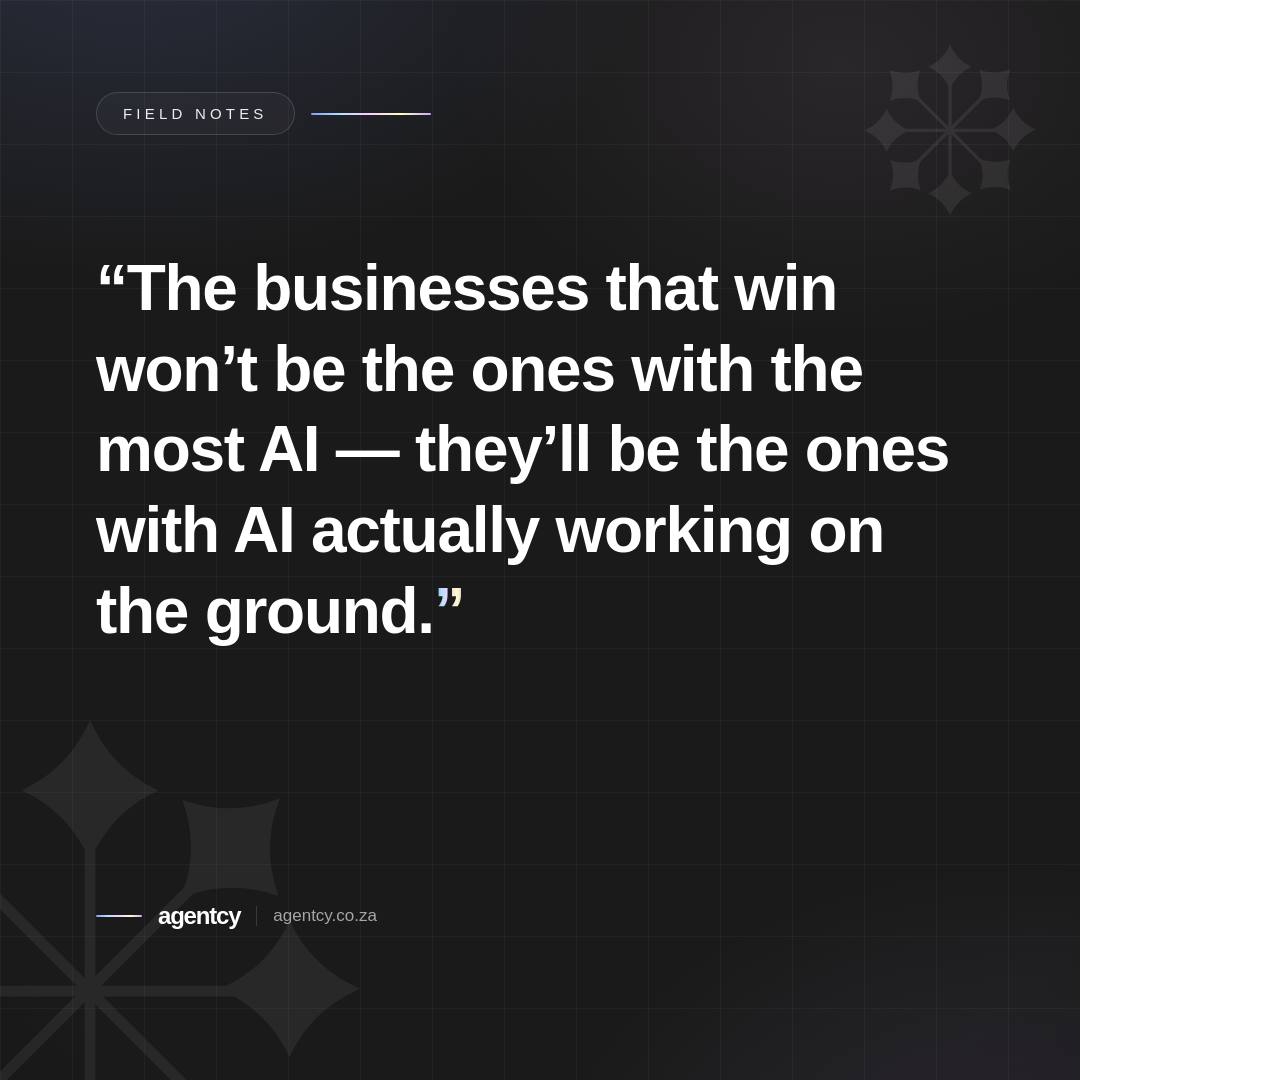
<file: brand-kit/_render/templates/instagram-square-a-quote.html>
<!DOCTYPE html><html><head><meta charset="utf-8"><style>html,body{margin:0;padding:0}</style></head><body style="margin:0"><div style="width:1080px;height:1080px;position:relative;overflow:hidden;font-family:Arial,Helvetica,sans-serif;background:#1A1A1A;color:#FFFFFF"><div style="position:absolute;inset:0;background:radial-gradient(900px 600px at 12% -8%,rgba(131,154,255,.16),transparent 60%),radial-gradient(800px 560px at 96% 112%,rgba(201,170,255,.10),transparent 62%),radial-gradient(600px 420px at 78% 6%,rgba(255,205,253,.07),transparent 65%)"></div><div style="position:absolute;inset:0;background-image:linear-gradient(rgba(255,255,255,.035) 1px,transparent 1px),linear-gradient(90deg,rgba(255,255,255,.035) 1px,transparent 1px);background-size:72px 72px"></div><div style="position:absolute;inset:0;background:radial-gradient(120% 120% at 50% 42%,transparent 55%,rgba(0,0,0,.42) 100%)"></div><svg style="position:absolute;right:-200px;top:-200px;width:660px;height:660px;opacity:.07" viewBox="-40 -40 108 108"><path d="M14.127 0.2632C14.4529 0.966058 14.8939 1.60957 15.4318 2.1672C15.9718 2.72313 16.6024 3.18328 17.2966 3.528L17.543 3.6512L17.2966 3.7744C16.6088 4.11193 15.9838 4.56458 15.4486 5.1128C14.9077 5.67791 14.4615 6.32649 14.127 7.0336L14.0038 7.3024L13.8806 7.0336C13.5533 6.33151 13.1124 5.68821 12.5758 5.1296C12.0339 4.57482 11.4014 4.11652 10.7054 3.7744L10.459 3.6512L10.7054 3.528C11.3932 3.18813 12.0181 2.73363 12.5534 2.184C13.0989 1.62148 13.5474 0.972412 13.8806 0.2632L14.0038 0L14.127 0.2632Z" fill="#FFFFFF"/><path d="M4.33495 4.2448C5.05334 4.50814 5.81004 4.65191 6.57495 4.6704C7.34972 4.67781 8.12022 4.55475 8.85415 4.3064L9.11735 4.2224L9.05575 4.48C8.80925 5.20072 8.68803 5.95835 8.69735 6.72C8.70923 7.50381 8.85312 8.28001 9.12295 9.016L9.21815 9.2904L8.96055 9.2064C8.23302 8.94104 7.46678 8.79725 6.69255 8.7808C5.91756 8.77056 5.14659 8.89369 4.41335 9.1448L4.15015 9.2288L4.22295 8.96C4.46661 8.23857 4.58775 7.48144 4.58135 6.72C4.56623 5.93834 4.42244 5.16451 4.15575 4.4296L4.06055 4.144L4.33495 4.2448Z" fill="#FFFFFF"/><path d="M0.2632 13.9384C0.966058 13.6125 1.60957 13.1715 2.1672 12.6336C2.72313 12.0935 3.18328 11.463 3.528 10.7688L3.6512 10.5224L3.7744 10.7688C4.11193 11.4566 4.56458 12.0816 5.1128 12.6168C5.67791 13.1577 6.32649 13.6039 7.0336 13.9384L7.3024 14.0616L7.0336 14.1848C6.33151 14.5121 5.68821 14.9529 5.1296 15.4896C4.57482 16.0315 4.11652 16.664 3.7744 17.36L3.6512 17.6064L3.528 17.36C3.18813 16.6722 2.73363 16.0473 2.184 15.512C1.62148 14.9665 0.972412 14.518 0.2632 14.1848L0 14.0616L0.2632 13.9384Z" fill="#FFFFFF"/><path d="M4.24585 23.6656C4.50918 22.9472 4.65296 22.1905 4.67145 21.4256C4.67885 20.6508 4.5558 19.8803 4.30745 19.1464L4.22345 18.8832L4.48665 18.9728C5.20737 19.2193 5.965 19.3405 6.72665 19.3312C7.51046 19.3193 8.28666 19.1754 9.02265 18.9056L9.29705 18.8104L9.19625 19.0848C8.93389 19.8035 8.79014 20.56 8.77065 21.3248C8.76041 22.0998 8.88354 22.8708 9.13465 23.604L9.21865 23.8672L8.96105 23.7776C8.23962 23.5339 7.48249 23.4128 6.72105 23.4192C5.93939 23.4343 5.16556 23.5781 4.43065 23.8448L4.15625 23.94L4.24585 23.6656Z" fill="#FFFFFF"/><path d="M13.875 27.7368C13.549 27.0339 13.108 26.3904 12.5702 25.8328C12.0301 25.2768 11.3996 24.8167 10.7054 24.472L10.459 24.3488L10.7054 24.2256C11.3932 23.8881 12.0182 23.4354 12.5534 22.8872C13.0943 22.3221 13.5405 21.6735 13.875 20.9664L13.9982 20.6976L14.1214 20.9664C14.4487 21.6685 14.8895 22.3118 15.4262 22.8704C15.9681 23.4252 16.6006 23.8835 17.2966 24.2256L17.543 24.3488L17.2966 24.472C16.6088 24.8119 15.9838 25.2663 15.4486 25.816C14.9051 26.3789 14.4585 27.028 14.127 27.7368L14.0038 28L13.875 27.7368Z" fill="#FFFFFF"/><path d="M23.6654 23.7552C22.9471 23.4919 22.1903 23.3481 21.4254 23.3296C20.6507 23.3222 19.8802 23.4453 19.1462 23.6936L18.883 23.7776L18.9726 23.5144C19.2191 22.7937 19.3404 22.0361 19.331 21.2744C19.3192 20.4906 19.1753 19.7144 18.9054 18.9784L18.8102 18.704L19.0846 18.8048C19.8033 19.0672 20.5598 19.2109 21.3246 19.2304C22.0996 19.2407 22.8706 19.1175 23.6038 18.8664L23.867 18.7824L23.7774 19.0456C23.5338 19.767 23.4126 20.5242 23.419 21.2856C23.4342 22.0673 23.5779 22.8411 23.8446 23.576L23.9398 23.8504L23.6654 23.7552Z" fill="#FFFFFF"/><path d="M27.7365 14.0616C27.0337 14.3876 26.3902 14.8286 25.8325 15.3664C25.2766 15.9065 24.8165 16.537 24.4717 17.2312L24.3485 17.4776L24.2253 17.2312C23.8878 16.5434 23.4351 15.9184 22.8869 15.3832C22.3218 14.8423 21.6732 14.3961 20.9661 14.0616L20.7197 13.9384L20.9885 13.8152C21.6906 13.4879 22.3339 13.0471 22.8925 12.5104C23.4393 11.9668 23.89 11.3343 24.2253 10.64L24.3485 10.3936L24.4717 10.64C24.8116 11.3278 25.2661 11.9528 25.8157 12.488C26.3787 13.0315 27.0277 13.4781 27.7365 13.8096L27.9997 13.9328L27.7365 14.0616Z" fill="#FFFFFF"/><path d="M23.7556 4.33441C23.4922 5.0528 23.3485 5.8095 23.33 6.57441C23.3226 7.34919 23.4456 8.11968 23.694 8.85361L23.778 9.11681L23.5204 9.05521C22.7996 8.80871 22.042 8.68749 21.2804 8.69681C20.4966 8.7087 19.7204 8.85258 18.9844 9.12241L18.71 9.21761L18.8108 8.94321C19.0761 8.21569 19.2199 7.44945 19.2364 6.67521C19.2466 5.90023 19.1235 5.12926 18.8724 4.39601L18.7884 4.13281L19.0516 4.22241C19.773 4.46608 20.5301 4.58722 21.2916 4.58081C22.0732 4.5657 22.8471 4.42191 23.582 4.15521L23.8564 4.06001L23.7556 4.33441Z" fill="#FFFFFF"/><line x1="6.0108" y1="6.08342" x2="20.9839" y2="21.0566" stroke="#FFFFFF" stroke-width="0.56"/><line x1="6.1435" y1="21.8136" x2="21.1167" y2="6.8404" stroke="#FFFFFF" stroke-width="0.56"/><path d="M13.7197 3.47703L14.2797 3.47703L14.2797 24.652L13.7197 24.652L13.7197 3.47703Z" fill="#FFFFFF"/><line x1="3.69366" y1="14.063" x2="24.8689" y2="14.063" stroke="#FFFFFF" stroke-width="0.56"/></svg><svg style="position:absolute;left:-180px;bottom:-180px;width:540px;height:540px;opacity:.06" viewBox="0 0 28 28"><path d="M14.127 0.2632C14.4529 0.966058 14.8939 1.60957 15.4318 2.1672C15.9718 2.72313 16.6024 3.18328 17.2966 3.528L17.543 3.6512L17.2966 3.7744C16.6088 4.11193 15.9838 4.56458 15.4486 5.1128C14.9077 5.67791 14.4615 6.32649 14.127 7.0336L14.0038 7.3024L13.8806 7.0336C13.5533 6.33151 13.1124 5.68821 12.5758 5.1296C12.0339 4.57482 11.4014 4.11652 10.7054 3.7744L10.459 3.6512L10.7054 3.528C11.3932 3.18813 12.0181 2.73363 12.5534 2.184C13.0989 1.62148 13.5474 0.972412 13.8806 0.2632L14.0038 0L14.127 0.2632Z" fill="#FFFFFF"/><path d="M4.33495 4.2448C5.05334 4.50814 5.81004 4.65191 6.57495 4.6704C7.34972 4.67781 8.12022 4.55475 8.85415 4.3064L9.11735 4.2224L9.05575 4.48C8.80925 5.20072 8.68803 5.95835 8.69735 6.72C8.70923 7.50381 8.85312 8.28001 9.12295 9.016L9.21815 9.2904L8.96055 9.2064C8.23302 8.94104 7.46678 8.79725 6.69255 8.7808C5.91756 8.77056 5.14659 8.89369 4.41335 9.1448L4.15015 9.2288L4.22295 8.96C4.46661 8.23857 4.58775 7.48144 4.58135 6.72C4.56623 5.93834 4.42244 5.16451 4.15575 4.4296L4.06055 4.144L4.33495 4.2448Z" fill="#FFFFFF"/><path d="M0.2632 13.9384C0.966058 13.6125 1.60957 13.1715 2.1672 12.6336C2.72313 12.0935 3.18328 11.463 3.528 10.7688L3.6512 10.5224L3.7744 10.7688C4.11193 11.4566 4.56458 12.0816 5.1128 12.6168C5.67791 13.1577 6.32649 13.6039 7.0336 13.9384L7.3024 14.0616L7.0336 14.1848C6.33151 14.5121 5.68821 14.9529 5.1296 15.4896C4.57482 16.0315 4.11652 16.664 3.7744 17.36L3.6512 17.6064L3.528 17.36C3.18813 16.6722 2.73363 16.0473 2.184 15.512C1.62148 14.9665 0.972412 14.518 0.2632 14.1848L0 14.0616L0.2632 13.9384Z" fill="#FFFFFF"/><path d="M4.24585 23.6656C4.50918 22.9472 4.65296 22.1905 4.67145 21.4256C4.67885 20.6508 4.5558 19.8803 4.30745 19.1464L4.22345 18.8832L4.48665 18.9728C5.20737 19.2193 5.965 19.3405 6.72665 19.3312C7.51046 19.3193 8.28666 19.1754 9.02265 18.9056L9.29705 18.8104L9.19625 19.0848C8.93389 19.8035 8.79014 20.56 8.77065 21.3248C8.76041 22.0998 8.88354 22.8708 9.13465 23.604L9.21865 23.8672L8.96105 23.7776C8.23962 23.5339 7.48249 23.4128 6.72105 23.4192C5.93939 23.4343 5.16556 23.5781 4.43065 23.8448L4.15625 23.94L4.24585 23.6656Z" fill="#FFFFFF"/><path d="M13.875 27.7368C13.549 27.0339 13.108 26.3904 12.5702 25.8328C12.0301 25.2768 11.3996 24.8167 10.7054 24.472L10.459 24.3488L10.7054 24.2256C11.3932 23.8881 12.0182 23.4354 12.5534 22.8872C13.0943 22.3221 13.5405 21.6735 13.875 20.9664L13.9982 20.6976L14.1214 20.9664C14.4487 21.6685 14.8895 22.3118 15.4262 22.8704C15.9681 23.4252 16.6006 23.8835 17.2966 24.2256L17.543 24.3488L17.2966 24.472C16.6088 24.8119 15.9838 25.2663 15.4486 25.816C14.9051 26.3789 14.4585 27.028 14.127 27.7368L14.0038 28L13.875 27.7368Z" fill="#FFFFFF"/><path d="M23.6654 23.7552C22.9471 23.4919 22.1903 23.3481 21.4254 23.3296C20.6507 23.3222 19.8802 23.4453 19.1462 23.6936L18.883 23.7776L18.9726 23.5144C19.2191 22.7937 19.3404 22.0361 19.331 21.2744C19.3192 20.4906 19.1753 19.7144 18.9054 18.9784L18.8102 18.704L19.0846 18.8048C19.8033 19.0672 20.5598 19.2109 21.3246 19.2304C22.0996 19.2407 22.8706 19.1175 23.6038 18.8664L23.867 18.7824L23.7774 19.0456C23.5338 19.767 23.4126 20.5242 23.419 21.2856C23.4342 22.0673 23.5779 22.8411 23.8446 23.576L23.9398 23.8504L23.6654 23.7552Z" fill="#FFFFFF"/><path d="M27.7365 14.0616C27.0337 14.3876 26.3902 14.8286 25.8325 15.3664C25.2766 15.9065 24.8165 16.537 24.4717 17.2312L24.3485 17.4776L24.2253 17.2312C23.8878 16.5434 23.4351 15.9184 22.8869 15.3832C22.3218 14.8423 21.6732 14.3961 20.9661 14.0616L20.7197 13.9384L20.9885 13.8152C21.6906 13.4879 22.3339 13.0471 22.8925 12.5104C23.4393 11.9668 23.89 11.3343 24.2253 10.64L24.3485 10.3936L24.4717 10.64C24.8116 11.3278 25.2661 11.9528 25.8157 12.488C26.3787 13.0315 27.0277 13.4781 27.7365 13.8096L27.9997 13.9328L27.7365 14.0616Z" fill="#FFFFFF"/><path d="M23.7556 4.33441C23.4922 5.0528 23.3485 5.8095 23.33 6.57441C23.3226 7.34919 23.4456 8.11968 23.694 8.85361L23.778 9.11681L23.5204 9.05521C22.7996 8.80871 22.042 8.68749 21.2804 8.69681C20.4966 8.7087 19.7204 8.85258 18.9844 9.12241L18.71 9.21761L18.8108 8.94321C19.0761 8.21569 19.2199 7.44945 19.2364 6.67521C19.2466 5.90023 19.1235 5.12926 18.8724 4.39601L18.7884 4.13281L19.0516 4.22241C19.773 4.46608 20.5301 4.58722 21.2916 4.58081C22.0732 4.5657 22.8471 4.42191 23.582 4.15521L23.8564 4.06001L23.7556 4.33441Z" fill="#FFFFFF"/><line x1="6.0108" y1="6.08342" x2="20.9839" y2="21.0566" stroke="#FFFFFF" stroke-width="0.56"/><line x1="6.1435" y1="21.8136" x2="21.1167" y2="6.8404" stroke="#FFFFFF" stroke-width="0.56"/><path d="M13.7197 3.47703L14.2797 3.47703L14.2797 24.652L13.7197 24.652L13.7197 3.47703Z" fill="#FFFFFF"/><line x1="3.69366" y1="14.063" x2="24.8689" y2="14.063" stroke="#FFFFFF" stroke-width="0.56"/></svg><div style="position:absolute;left:96px;top:92px;display:flex;align-items:center;gap:16px"><span style="display:inline-block;padding:12px 26px;border:1px solid rgba(255,255,255,.14);border-radius:999px;letter-spacing:.28em;color:rgba(255,255,255,.92);font-size:15px;text-transform:uppercase;background:rgba(255,255,255,.03)">Field Notes</span><div style="width:120px;height:2px;border-radius:999px;background:linear-gradient(270deg,#C9AAFF 0%,#FEFFBC 25%,#FFCDFD 50%,#B3E2FF 75%,#839AFF 100%)"></div></div><div style="position:absolute;left:96px;top:248px;width:888px;font-size:64px;font-weight:700;letter-spacing:-0.02em;line-height:1.26"><span style="color:#FFFFFF">&ldquo;The businesses that win won&rsquo;t be the ones with the most AI &mdash; they&rsquo;ll be the ones with AI </span>actually working on the ground.<span style="background:linear-gradient(270deg,#C9AAFF 0%,#FEFFBC 25%,#FFCDFD 50%,#B3E2FF 75%,#839AFF 100%);-webkit-background-clip:text;background-clip:text;color:transparent;-webkit-text-fill-color:transparent">&rdquo;</span></div><div style="position:absolute;left:96px;top:902px;display:flex;align-items:center;gap:16px"><div style="width:46px;height:2px;border-radius:999px;background:linear-gradient(270deg,#C9AAFF 0%,#FEFFBC 25%,#FFCDFD 50%,#B3E2FF 75%,#839AFF 100%)"></div><div style="font-weight:700;font-size:24px;letter-spacing:-0.05em">agentcy</div><div style="width:1px;height:20px;background:rgba(255,255,255,.14)"></div><div style="color:#A6A6A6;font-size:17px">agentcy.co.za</div></div></div></body></html>
</file>
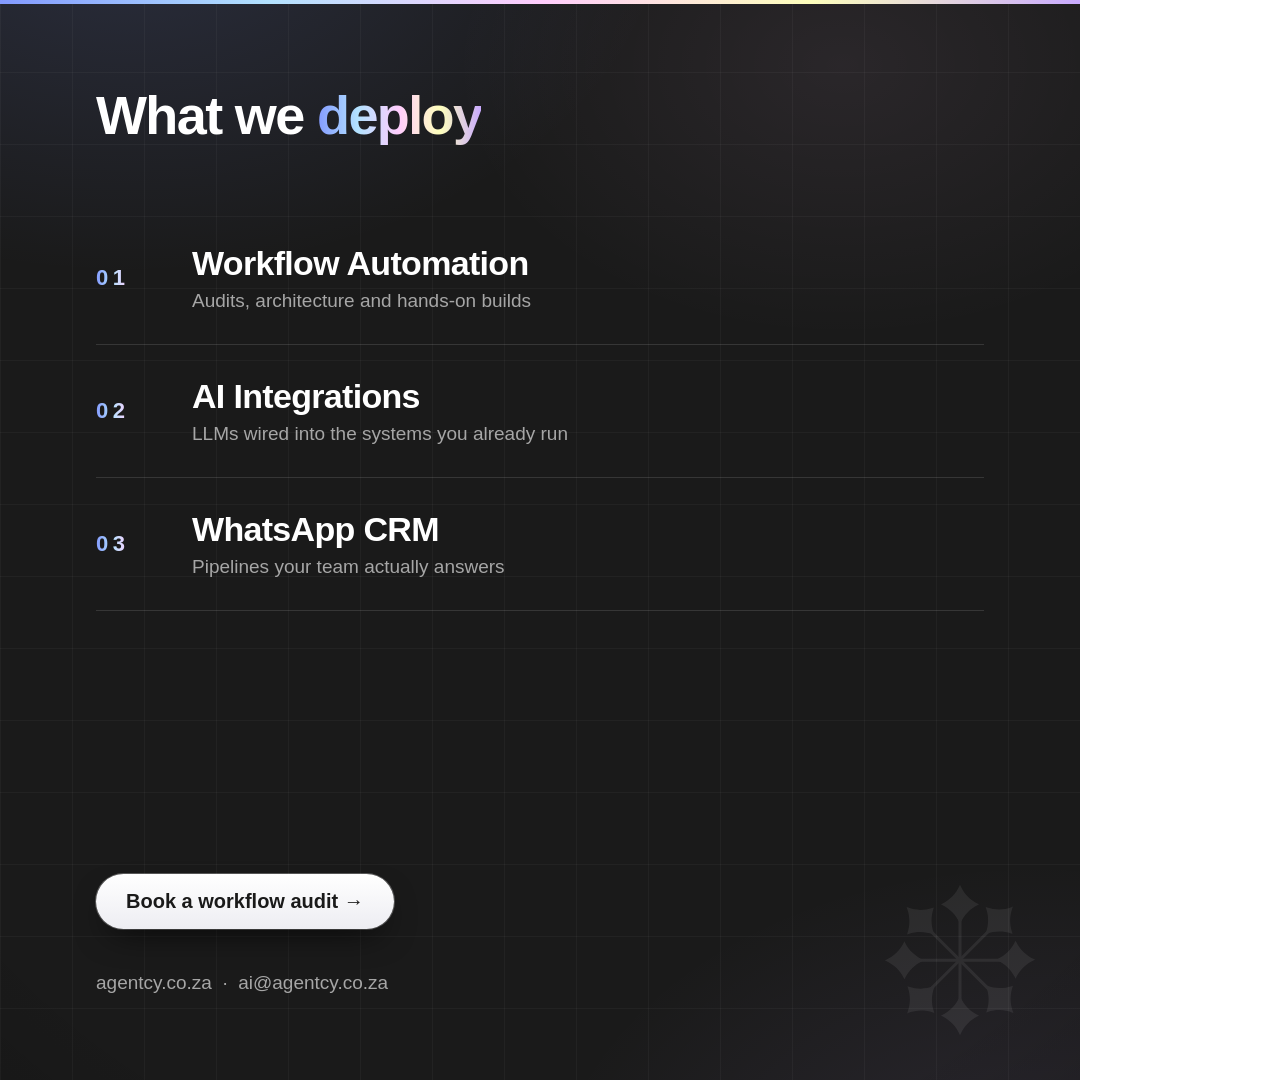
<file: brand-kit/_render/templates/instagram-square-b-services.html>
<!DOCTYPE html><html><head><meta charset="utf-8"><style>html,body{margin:0;padding:0}</style></head><body style="margin:0"><div style="width:1080px;height:1080px;position:relative;overflow:hidden;font-family:Arial,Helvetica,sans-serif;background:#1A1A1A;color:#FFFFFF"><div style="position:absolute;inset:0;background:radial-gradient(900px 600px at 12% -8%,rgba(131,154,255,.16),transparent 60%),radial-gradient(800px 560px at 96% 112%,rgba(201,170,255,.10),transparent 62%),radial-gradient(600px 420px at 78% 6%,rgba(255,205,253,.07),transparent 65%)"></div><div style="position:absolute;inset:0;background-image:linear-gradient(rgba(255,255,255,.035) 1px,transparent 1px),linear-gradient(90deg,rgba(255,255,255,.035) 1px,transparent 1px);background-size:72px 72px"></div><div style="position:absolute;inset:0;background:radial-gradient(120% 120% at 50% 42%,transparent 55%,rgba(0,0,0,.42) 100%)"></div><svg style="position:absolute;right:-170px;bottom:-170px;width:580px;height:580px;opacity:.07" viewBox="-40 -40 108 108"><path d="M14.127 0.2632C14.4529 0.966058 14.8939 1.60957 15.4318 2.1672C15.9718 2.72313 16.6024 3.18328 17.2966 3.528L17.543 3.6512L17.2966 3.7744C16.6088 4.11193 15.9838 4.56458 15.4486 5.1128C14.9077 5.67791 14.4615 6.32649 14.127 7.0336L14.0038 7.3024L13.8806 7.0336C13.5533 6.33151 13.1124 5.68821 12.5758 5.1296C12.0339 4.57482 11.4014 4.11652 10.7054 3.7744L10.459 3.6512L10.7054 3.528C11.3932 3.18813 12.0181 2.73363 12.5534 2.184C13.0989 1.62148 13.5474 0.972412 13.8806 0.2632L14.0038 0L14.127 0.2632Z" fill="#FFFFFF"/><path d="M4.33495 4.2448C5.05334 4.50814 5.81004 4.65191 6.57495 4.6704C7.34972 4.67781 8.12022 4.55475 8.85415 4.3064L9.11735 4.2224L9.05575 4.48C8.80925 5.20072 8.68803 5.95835 8.69735 6.72C8.70923 7.50381 8.85312 8.28001 9.12295 9.016L9.21815 9.2904L8.96055 9.2064C8.23302 8.94104 7.46678 8.79725 6.69255 8.7808C5.91756 8.77056 5.14659 8.89369 4.41335 9.1448L4.15015 9.2288L4.22295 8.96C4.46661 8.23857 4.58775 7.48144 4.58135 6.72C4.56623 5.93834 4.42244 5.16451 4.15575 4.4296L4.06055 4.144L4.33495 4.2448Z" fill="#FFFFFF"/><path d="M0.2632 13.9384C0.966058 13.6125 1.60957 13.1715 2.1672 12.6336C2.72313 12.0935 3.18328 11.463 3.528 10.7688L3.6512 10.5224L3.7744 10.7688C4.11193 11.4566 4.56458 12.0816 5.1128 12.6168C5.67791 13.1577 6.32649 13.6039 7.0336 13.9384L7.3024 14.0616L7.0336 14.1848C6.33151 14.5121 5.68821 14.9529 5.1296 15.4896C4.57482 16.0315 4.11652 16.664 3.7744 17.36L3.6512 17.6064L3.528 17.36C3.18813 16.6722 2.73363 16.0473 2.184 15.512C1.62148 14.9665 0.972412 14.518 0.2632 14.1848L0 14.0616L0.2632 13.9384Z" fill="#FFFFFF"/><path d="M4.24585 23.6656C4.50918 22.9472 4.65296 22.1905 4.67145 21.4256C4.67885 20.6508 4.5558 19.8803 4.30745 19.1464L4.22345 18.8832L4.48665 18.9728C5.20737 19.2193 5.965 19.3405 6.72665 19.3312C7.51046 19.3193 8.28666 19.1754 9.02265 18.9056L9.29705 18.8104L9.19625 19.0848C8.93389 19.8035 8.79014 20.56 8.77065 21.3248C8.76041 22.0998 8.88354 22.8708 9.13465 23.604L9.21865 23.8672L8.96105 23.7776C8.23962 23.5339 7.48249 23.4128 6.72105 23.4192C5.93939 23.4343 5.16556 23.5781 4.43065 23.8448L4.15625 23.94L4.24585 23.6656Z" fill="#FFFFFF"/><path d="M13.875 27.7368C13.549 27.0339 13.108 26.3904 12.5702 25.8328C12.0301 25.2768 11.3996 24.8167 10.7054 24.472L10.459 24.3488L10.7054 24.2256C11.3932 23.8881 12.0182 23.4354 12.5534 22.8872C13.0943 22.3221 13.5405 21.6735 13.875 20.9664L13.9982 20.6976L14.1214 20.9664C14.4487 21.6685 14.8895 22.3118 15.4262 22.8704C15.9681 23.4252 16.6006 23.8835 17.2966 24.2256L17.543 24.3488L17.2966 24.472C16.6088 24.8119 15.9838 25.2663 15.4486 25.816C14.9051 26.3789 14.4585 27.028 14.127 27.7368L14.0038 28L13.875 27.7368Z" fill="#FFFFFF"/><path d="M23.6654 23.7552C22.9471 23.4919 22.1903 23.3481 21.4254 23.3296C20.6507 23.3222 19.8802 23.4453 19.1462 23.6936L18.883 23.7776L18.9726 23.5144C19.2191 22.7937 19.3404 22.0361 19.331 21.2744C19.3192 20.4906 19.1753 19.7144 18.9054 18.9784L18.8102 18.704L19.0846 18.8048C19.8033 19.0672 20.5598 19.2109 21.3246 19.2304C22.0996 19.2407 22.8706 19.1175 23.6038 18.8664L23.867 18.7824L23.7774 19.0456C23.5338 19.767 23.4126 20.5242 23.419 21.2856C23.4342 22.0673 23.5779 22.8411 23.8446 23.576L23.9398 23.8504L23.6654 23.7552Z" fill="#FFFFFF"/><path d="M27.7365 14.0616C27.0337 14.3876 26.3902 14.8286 25.8325 15.3664C25.2766 15.9065 24.8165 16.537 24.4717 17.2312L24.3485 17.4776L24.2253 17.2312C23.8878 16.5434 23.4351 15.9184 22.8869 15.3832C22.3218 14.8423 21.6732 14.3961 20.9661 14.0616L20.7197 13.9384L20.9885 13.8152C21.6906 13.4879 22.3339 13.0471 22.8925 12.5104C23.4393 11.9668 23.89 11.3343 24.2253 10.64L24.3485 10.3936L24.4717 10.64C24.8116 11.3278 25.2661 11.9528 25.8157 12.488C26.3787 13.0315 27.0277 13.4781 27.7365 13.8096L27.9997 13.9328L27.7365 14.0616Z" fill="#FFFFFF"/><path d="M23.7556 4.33441C23.4922 5.0528 23.3485 5.8095 23.33 6.57441C23.3226 7.34919 23.4456 8.11968 23.694 8.85361L23.778 9.11681L23.5204 9.05521C22.7996 8.80871 22.042 8.68749 21.2804 8.69681C20.4966 8.7087 19.7204 8.85258 18.9844 9.12241L18.71 9.21761L18.8108 8.94321C19.0761 8.21569 19.2199 7.44945 19.2364 6.67521C19.2466 5.90023 19.1235 5.12926 18.8724 4.39601L18.7884 4.13281L19.0516 4.22241C19.773 4.46608 20.5301 4.58722 21.2916 4.58081C22.0732 4.5657 22.8471 4.42191 23.582 4.15521L23.8564 4.06001L23.7556 4.33441Z" fill="#FFFFFF"/><line x1="6.0108" y1="6.08342" x2="20.9839" y2="21.0566" stroke="#FFFFFF" stroke-width="0.56"/><line x1="6.1435" y1="21.8136" x2="21.1167" y2="6.8404" stroke="#FFFFFF" stroke-width="0.56"/><path d="M13.7197 3.47703L14.2797 3.47703L14.2797 24.652L13.7197 24.652L13.7197 3.47703Z" fill="#FFFFFF"/><line x1="3.69366" y1="14.063" x2="24.8689" y2="14.063" stroke="#FFFFFF" stroke-width="0.56"/></svg><div style="position:absolute;left:0;top:0;right:0;height:4px;background:linear-gradient(270deg,#C9AAFF 0%,#FEFFBC 25%,#FFCDFD 50%,#B3E2FF 75%,#839AFF 100%)"></div><div style="position:absolute;left:96px;top:84px"><div style="font-size:54px;font-weight:700;letter-spacing:-0.03em">What we <span style="background:linear-gradient(270deg,#C9AAFF 0%,#FEFFBC 25%,#FFCDFD 50%,#B3E2FF 75%,#839AFF 100%);-webkit-background-clip:text;background-clip:text;color:transparent;-webkit-text-fill-color:transparent">deploy</span></div></div><div style="position:absolute;left:96px;top:212px;width:888px"><div style="display:flex;align-items:center;gap:30px;padding:32px 0;border-bottom:1px solid rgba(255,255,255,.12)"><div style="font-size:22px;font-weight:700;letter-spacing:.2em;width:66px;background:linear-gradient(270deg,#C9AAFF 0%,#FEFFBC 25%,#FFCDFD 50%,#B3E2FF 75%,#839AFF 100%);-webkit-background-clip:text;background-clip:text;color:transparent;-webkit-text-fill-color:transparent">01</div><div><div style="font-size:34px;font-weight:700;letter-spacing:-0.02em">Workflow Automation</div><div style="color:#A6A6A6;font-size:19px;margin-top:7px">Audits, architecture and hands-on builds</div></div></div><div style="display:flex;align-items:center;gap:30px;padding:32px 0;border-bottom:1px solid rgba(255,255,255,.12)"><div style="font-size:22px;font-weight:700;letter-spacing:.2em;width:66px;background:linear-gradient(270deg,#C9AAFF 0%,#FEFFBC 25%,#FFCDFD 50%,#B3E2FF 75%,#839AFF 100%);-webkit-background-clip:text;background-clip:text;color:transparent;-webkit-text-fill-color:transparent">02</div><div><div style="font-size:34px;font-weight:700;letter-spacing:-0.02em">AI Integrations</div><div style="color:#A6A6A6;font-size:19px;margin-top:7px">LLMs wired into the systems you already run</div></div></div><div style="display:flex;align-items:center;gap:30px;padding:32px 0;border-bottom:1px solid rgba(255,255,255,.12)"><div style="font-size:22px;font-weight:700;letter-spacing:.2em;width:66px;background:linear-gradient(270deg,#C9AAFF 0%,#FEFFBC 25%,#FFCDFD 50%,#B3E2FF 75%,#839AFF 100%);-webkit-background-clip:text;background-clip:text;color:transparent;-webkit-text-fill-color:transparent">03</div><div><div style="font-size:34px;font-weight:700;letter-spacing:-0.02em">WhatsApp CRM</div><div style="color:#A6A6A6;font-size:19px;margin-top:7px">Pipelines your team actually answers</div></div></div></div><div style="position:absolute;left:96px;top:874px"><span style="display:inline-flex;align-items:center;gap:12px;background:linear-gradient(180deg,#FFFFFF,#EDEDF2);color:#1A1A1A;font-weight:700;border-radius:999px;padding:16px 30px;font-size:20px;box-shadow:0 14px 34px -14px rgba(0,0,0,.85),0 0 0 1px rgba(255,255,255,.28)">Book a workflow audit &rarr;</span></div><div style="position:absolute;left:96px;top:972px;color:#A6A6A6;font-size:19px">agentcy.co.za &nbsp;&middot;&nbsp; ai@agentcy.co.za</div></div></body></html>
</file>
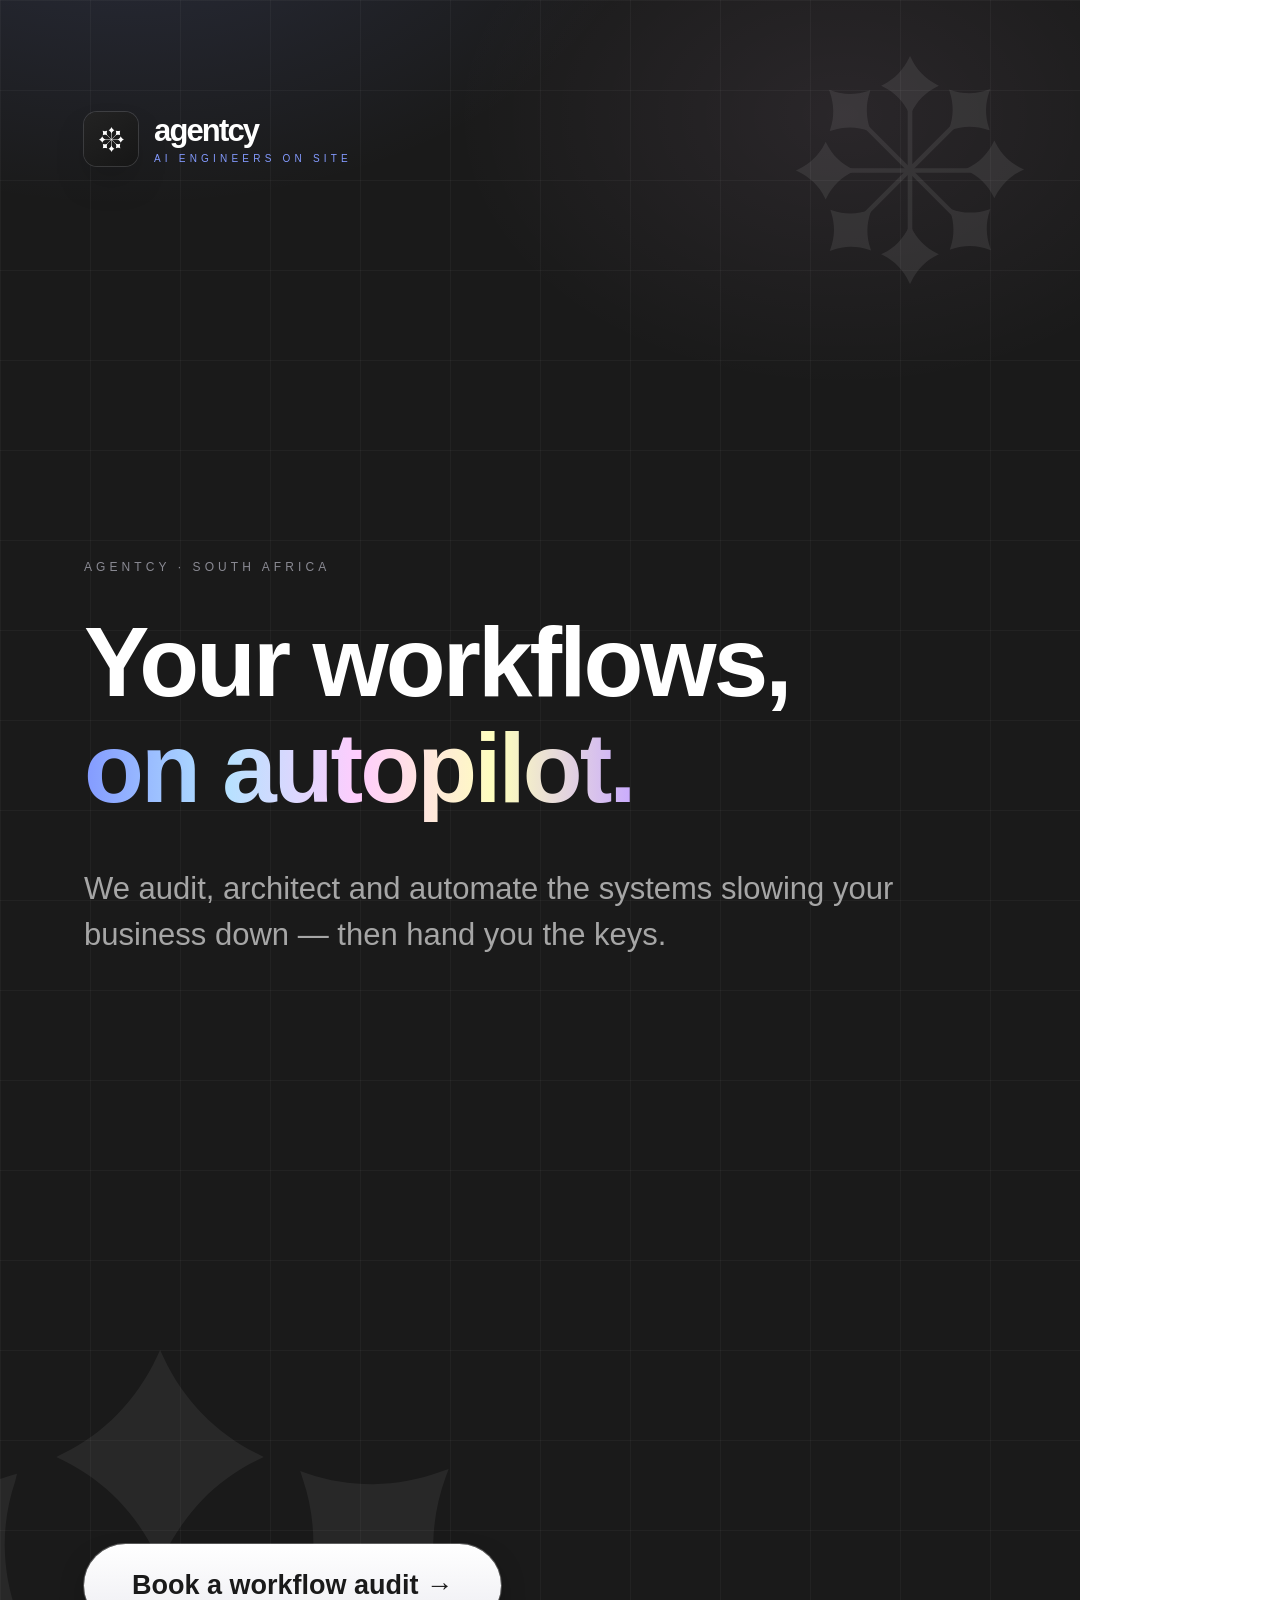
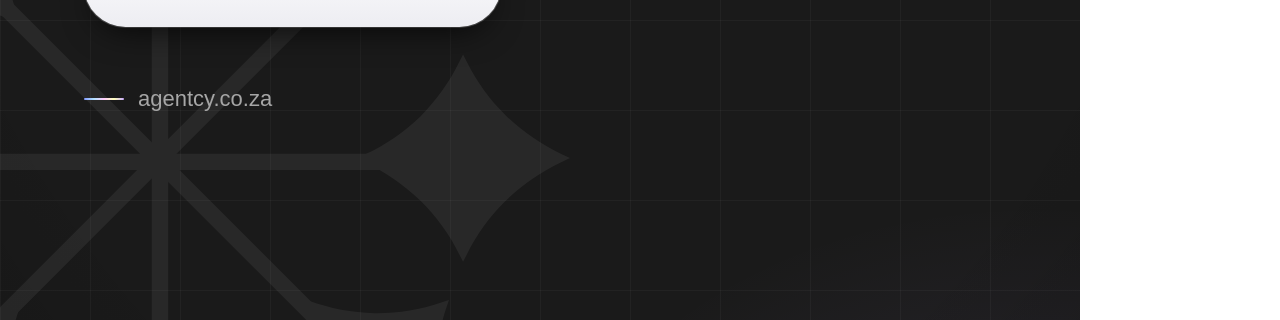
<file: brand-kit/_render/templates/story-1080x1920.html>
<!DOCTYPE html><html><head><meta charset="utf-8"><style>html,body{margin:0;padding:0}</style></head><body style="margin:0"><div style="width:1080px;height:1920px;position:relative;overflow:hidden;font-family:Arial,Helvetica,sans-serif;background:#1A1A1A;color:#FFFFFF"><div style="position:absolute;inset:0;background:radial-gradient(900px 600px at 12% -8%,rgba(131,154,255,.16),transparent 60%),radial-gradient(800px 560px at 96% 112%,rgba(201,170,255,.10),transparent 62%),radial-gradient(600px 420px at 78% 6%,rgba(255,205,253,.07),transparent 65%)"></div><div style="position:absolute;inset:0;background-image:linear-gradient(rgba(255,255,255,.035) 1px,transparent 1px),linear-gradient(90deg,rgba(255,255,255,.035) 1px,transparent 1px);background-size:90px 90px"></div><div style="position:absolute;inset:0;background:radial-gradient(120% 120% at 50% 42%,transparent 55%,rgba(0,0,0,.42) 100%)"></div><svg style="position:absolute;right:-270px;top:-270px;width:880px;height:880px;opacity:.08" viewBox="-40 -40 108 108"><path d="M14.127 0.2632C14.4529 0.966058 14.8939 1.60957 15.4318 2.1672C15.9718 2.72313 16.6024 3.18328 17.2966 3.528L17.543 3.6512L17.2966 3.7744C16.6088 4.11193 15.9838 4.56458 15.4486 5.1128C14.9077 5.67791 14.4615 6.32649 14.127 7.0336L14.0038 7.3024L13.8806 7.0336C13.5533 6.33151 13.1124 5.68821 12.5758 5.1296C12.0339 4.57482 11.4014 4.11652 10.7054 3.7744L10.459 3.6512L10.7054 3.528C11.3932 3.18813 12.0181 2.73363 12.5534 2.184C13.0989 1.62148 13.5474 0.972412 13.8806 0.2632L14.0038 0L14.127 0.2632Z" fill="#FFFFFF"/><path d="M4.33495 4.2448C5.05334 4.50814 5.81004 4.65191 6.57495 4.6704C7.34972 4.67781 8.12022 4.55475 8.85415 4.3064L9.11735 4.2224L9.05575 4.48C8.80925 5.20072 8.68803 5.95835 8.69735 6.72C8.70923 7.50381 8.85312 8.28001 9.12295 9.016L9.21815 9.2904L8.96055 9.2064C8.23302 8.94104 7.46678 8.79725 6.69255 8.7808C5.91756 8.77056 5.14659 8.89369 4.41335 9.1448L4.15015 9.2288L4.22295 8.96C4.46661 8.23857 4.58775 7.48144 4.58135 6.72C4.56623 5.93834 4.42244 5.16451 4.15575 4.4296L4.06055 4.144L4.33495 4.2448Z" fill="#FFFFFF"/><path d="M0.2632 13.9384C0.966058 13.6125 1.60957 13.1715 2.1672 12.6336C2.72313 12.0935 3.18328 11.463 3.528 10.7688L3.6512 10.5224L3.7744 10.7688C4.11193 11.4566 4.56458 12.0816 5.1128 12.6168C5.67791 13.1577 6.32649 13.6039 7.0336 13.9384L7.3024 14.0616L7.0336 14.1848C6.33151 14.5121 5.68821 14.9529 5.1296 15.4896C4.57482 16.0315 4.11652 16.664 3.7744 17.36L3.6512 17.6064L3.528 17.36C3.18813 16.6722 2.73363 16.0473 2.184 15.512C1.62148 14.9665 0.972412 14.518 0.2632 14.1848L0 14.0616L0.2632 13.9384Z" fill="#FFFFFF"/><path d="M4.24585 23.6656C4.50918 22.9472 4.65296 22.1905 4.67145 21.4256C4.67885 20.6508 4.5558 19.8803 4.30745 19.1464L4.22345 18.8832L4.48665 18.9728C5.20737 19.2193 5.965 19.3405 6.72665 19.3312C7.51046 19.3193 8.28666 19.1754 9.02265 18.9056L9.29705 18.8104L9.19625 19.0848C8.93389 19.8035 8.79014 20.56 8.77065 21.3248C8.76041 22.0998 8.88354 22.8708 9.13465 23.604L9.21865 23.8672L8.96105 23.7776C8.23962 23.5339 7.48249 23.4128 6.72105 23.4192C5.93939 23.4343 5.16556 23.5781 4.43065 23.8448L4.15625 23.94L4.24585 23.6656Z" fill="#FFFFFF"/><path d="M13.875 27.7368C13.549 27.0339 13.108 26.3904 12.5702 25.8328C12.0301 25.2768 11.3996 24.8167 10.7054 24.472L10.459 24.3488L10.7054 24.2256C11.3932 23.8881 12.0182 23.4354 12.5534 22.8872C13.0943 22.3221 13.5405 21.6735 13.875 20.9664L13.9982 20.6976L14.1214 20.9664C14.4487 21.6685 14.8895 22.3118 15.4262 22.8704C15.9681 23.4252 16.6006 23.8835 17.2966 24.2256L17.543 24.3488L17.2966 24.472C16.6088 24.8119 15.9838 25.2663 15.4486 25.816C14.9051 26.3789 14.4585 27.028 14.127 27.7368L14.0038 28L13.875 27.7368Z" fill="#FFFFFF"/><path d="M23.6654 23.7552C22.9471 23.4919 22.1903 23.3481 21.4254 23.3296C20.6507 23.3222 19.8802 23.4453 19.1462 23.6936L18.883 23.7776L18.9726 23.5144C19.2191 22.7937 19.3404 22.0361 19.331 21.2744C19.3192 20.4906 19.1753 19.7144 18.9054 18.9784L18.8102 18.704L19.0846 18.8048C19.8033 19.0672 20.5598 19.2109 21.3246 19.2304C22.0996 19.2407 22.8706 19.1175 23.6038 18.8664L23.867 18.7824L23.7774 19.0456C23.5338 19.767 23.4126 20.5242 23.419 21.2856C23.4342 22.0673 23.5779 22.8411 23.8446 23.576L23.9398 23.8504L23.6654 23.7552Z" fill="#FFFFFF"/><path d="M27.7365 14.0616C27.0337 14.3876 26.3902 14.8286 25.8325 15.3664C25.2766 15.9065 24.8165 16.537 24.4717 17.2312L24.3485 17.4776L24.2253 17.2312C23.8878 16.5434 23.4351 15.9184 22.8869 15.3832C22.3218 14.8423 21.6732 14.3961 20.9661 14.0616L20.7197 13.9384L20.9885 13.8152C21.6906 13.4879 22.3339 13.0471 22.8925 12.5104C23.4393 11.9668 23.89 11.3343 24.2253 10.64L24.3485 10.3936L24.4717 10.64C24.8116 11.3278 25.2661 11.9528 25.8157 12.488C26.3787 13.0315 27.0277 13.4781 27.7365 13.8096L27.9997 13.9328L27.7365 14.0616Z" fill="#FFFFFF"/><path d="M23.7556 4.33441C23.4922 5.0528 23.3485 5.8095 23.33 6.57441C23.3226 7.34919 23.4456 8.11968 23.694 8.85361L23.778 9.11681L23.5204 9.05521C22.7996 8.80871 22.042 8.68749 21.2804 8.69681C20.4966 8.7087 19.7204 8.85258 18.9844 9.12241L18.71 9.21761L18.8108 8.94321C19.0761 8.21569 19.2199 7.44945 19.2364 6.67521C19.2466 5.90023 19.1235 5.12926 18.8724 4.39601L18.7884 4.13281L19.0516 4.22241C19.773 4.46608 20.5301 4.58722 21.2916 4.58081C22.0732 4.5657 22.8471 4.42191 23.582 4.15521L23.8564 4.06001L23.7556 4.33441Z" fill="#FFFFFF"/><line x1="6.0108" y1="6.08342" x2="20.9839" y2="21.0566" stroke="#FFFFFF" stroke-width="0.56"/><line x1="6.1435" y1="21.8136" x2="21.1167" y2="6.8404" stroke="#FFFFFF" stroke-width="0.56"/><path d="M13.7197 3.47703L14.2797 3.47703L14.2797 24.652L13.7197 24.652L13.7197 3.47703Z" fill="#FFFFFF"/><line x1="3.69366" y1="14.063" x2="24.8689" y2="14.063" stroke="#FFFFFF" stroke-width="0.56"/></svg><svg style="position:absolute;left:-250px;bottom:-250px;width:820px;height:820px;opacity:.06" viewBox="0 0 28 28"><path d="M14.127 0.2632C14.4529 0.966058 14.8939 1.60957 15.4318 2.1672C15.9718 2.72313 16.6024 3.18328 17.2966 3.528L17.543 3.6512L17.2966 3.7744C16.6088 4.11193 15.9838 4.56458 15.4486 5.1128C14.9077 5.67791 14.4615 6.32649 14.127 7.0336L14.0038 7.3024L13.8806 7.0336C13.5533 6.33151 13.1124 5.68821 12.5758 5.1296C12.0339 4.57482 11.4014 4.11652 10.7054 3.7744L10.459 3.6512L10.7054 3.528C11.3932 3.18813 12.0181 2.73363 12.5534 2.184C13.0989 1.62148 13.5474 0.972412 13.8806 0.2632L14.0038 0L14.127 0.2632Z" fill="#FFFFFF"/><path d="M4.33495 4.2448C5.05334 4.50814 5.81004 4.65191 6.57495 4.6704C7.34972 4.67781 8.12022 4.55475 8.85415 4.3064L9.11735 4.2224L9.05575 4.48C8.80925 5.20072 8.68803 5.95835 8.69735 6.72C8.70923 7.50381 8.85312 8.28001 9.12295 9.016L9.21815 9.2904L8.96055 9.2064C8.23302 8.94104 7.46678 8.79725 6.69255 8.7808C5.91756 8.77056 5.14659 8.89369 4.41335 9.1448L4.15015 9.2288L4.22295 8.96C4.46661 8.23857 4.58775 7.48144 4.58135 6.72C4.56623 5.93834 4.42244 5.16451 4.15575 4.4296L4.06055 4.144L4.33495 4.2448Z" fill="#FFFFFF"/><path d="M0.2632 13.9384C0.966058 13.6125 1.60957 13.1715 2.1672 12.6336C2.72313 12.0935 3.18328 11.463 3.528 10.7688L3.6512 10.5224L3.7744 10.7688C4.11193 11.4566 4.56458 12.0816 5.1128 12.6168C5.67791 13.1577 6.32649 13.6039 7.0336 13.9384L7.3024 14.0616L7.0336 14.1848C6.33151 14.5121 5.68821 14.9529 5.1296 15.4896C4.57482 16.0315 4.11652 16.664 3.7744 17.36L3.6512 17.6064L3.528 17.36C3.18813 16.6722 2.73363 16.0473 2.184 15.512C1.62148 14.9665 0.972412 14.518 0.2632 14.1848L0 14.0616L0.2632 13.9384Z" fill="#FFFFFF"/><path d="M4.24585 23.6656C4.50918 22.9472 4.65296 22.1905 4.67145 21.4256C4.67885 20.6508 4.5558 19.8803 4.30745 19.1464L4.22345 18.8832L4.48665 18.9728C5.20737 19.2193 5.965 19.3405 6.72665 19.3312C7.51046 19.3193 8.28666 19.1754 9.02265 18.9056L9.29705 18.8104L9.19625 19.0848C8.93389 19.8035 8.79014 20.56 8.77065 21.3248C8.76041 22.0998 8.88354 22.8708 9.13465 23.604L9.21865 23.8672L8.96105 23.7776C8.23962 23.5339 7.48249 23.4128 6.72105 23.4192C5.93939 23.4343 5.16556 23.5781 4.43065 23.8448L4.15625 23.94L4.24585 23.6656Z" fill="#FFFFFF"/><path d="M13.875 27.7368C13.549 27.0339 13.108 26.3904 12.5702 25.8328C12.0301 25.2768 11.3996 24.8167 10.7054 24.472L10.459 24.3488L10.7054 24.2256C11.3932 23.8881 12.0182 23.4354 12.5534 22.8872C13.0943 22.3221 13.5405 21.6735 13.875 20.9664L13.9982 20.6976L14.1214 20.9664C14.4487 21.6685 14.8895 22.3118 15.4262 22.8704C15.9681 23.4252 16.6006 23.8835 17.2966 24.2256L17.543 24.3488L17.2966 24.472C16.6088 24.8119 15.9838 25.2663 15.4486 25.816C14.9051 26.3789 14.4585 27.028 14.127 27.7368L14.0038 28L13.875 27.7368Z" fill="#FFFFFF"/><path d="M23.6654 23.7552C22.9471 23.4919 22.1903 23.3481 21.4254 23.3296C20.6507 23.3222 19.8802 23.4453 19.1462 23.6936L18.883 23.7776L18.9726 23.5144C19.2191 22.7937 19.3404 22.0361 19.331 21.2744C19.3192 20.4906 19.1753 19.7144 18.9054 18.9784L18.8102 18.704L19.0846 18.8048C19.8033 19.0672 20.5598 19.2109 21.3246 19.2304C22.0996 19.2407 22.8706 19.1175 23.6038 18.8664L23.867 18.7824L23.7774 19.0456C23.5338 19.767 23.4126 20.5242 23.419 21.2856C23.4342 22.0673 23.5779 22.8411 23.8446 23.576L23.9398 23.8504L23.6654 23.7552Z" fill="#FFFFFF"/><path d="M27.7365 14.0616C27.0337 14.3876 26.3902 14.8286 25.8325 15.3664C25.2766 15.9065 24.8165 16.537 24.4717 17.2312L24.3485 17.4776L24.2253 17.2312C23.8878 16.5434 23.4351 15.9184 22.8869 15.3832C22.3218 14.8423 21.6732 14.3961 20.9661 14.0616L20.7197 13.9384L20.9885 13.8152C21.6906 13.4879 22.3339 13.0471 22.8925 12.5104C23.4393 11.9668 23.89 11.3343 24.2253 10.64L24.3485 10.3936L24.4717 10.64C24.8116 11.3278 25.2661 11.9528 25.8157 12.488C26.3787 13.0315 27.0277 13.4781 27.7365 13.8096L27.9997 13.9328L27.7365 14.0616Z" fill="#FFFFFF"/><path d="M23.7556 4.33441C23.4922 5.0528 23.3485 5.8095 23.33 6.57441C23.3226 7.34919 23.4456 8.11968 23.694 8.85361L23.778 9.11681L23.5204 9.05521C22.7996 8.80871 22.042 8.68749 21.2804 8.69681C20.4966 8.7087 19.7204 8.85258 18.9844 9.12241L18.71 9.21761L18.8108 8.94321C19.0761 8.21569 19.2199 7.44945 19.2364 6.67521C19.2466 5.90023 19.1235 5.12926 18.8724 4.39601L18.7884 4.13281L19.0516 4.22241C19.773 4.46608 20.5301 4.58722 21.2916 4.58081C22.0732 4.5657 22.8471 4.42191 23.582 4.15521L23.8564 4.06001L23.7556 4.33441Z" fill="#FFFFFF"/><line x1="6.0108" y1="6.08342" x2="20.9839" y2="21.0566" stroke="#FFFFFF" stroke-width="0.56"/><line x1="6.1435" y1="21.8136" x2="21.1167" y2="6.8404" stroke="#FFFFFF" stroke-width="0.56"/><path d="M13.7197 3.47703L14.2797 3.47703L14.2797 24.652L13.7197 24.652L13.7197 3.47703Z" fill="#FFFFFF"/><line x1="3.69366" y1="14.063" x2="24.8689" y2="14.063" stroke="#FFFFFF" stroke-width="0.56"/></svg><div style="position:absolute;left:84px;top:112px"><div style="display:flex;align-items:center;gap:16px"><div style="width:54px;height:54px;border-radius:13px;background:linear-gradient(145deg,#232323,#161616);display:flex;align-items:center;justify-content:center;box-shadow:0 0 0 1px rgba(255,255,255,.14),0 18px 40px -18px rgba(0,0,0,.9)"><svg width="25" height="25" viewBox="0 0 28 28"><path d="M14.127 0.2632C14.4529 0.966058 14.8939 1.60957 15.4318 2.1672C15.9718 2.72313 16.6024 3.18328 17.2966 3.528L17.543 3.6512L17.2966 3.7744C16.6088 4.11193 15.9838 4.56458 15.4486 5.1128C14.9077 5.67791 14.4615 6.32649 14.127 7.0336L14.0038 7.3024L13.8806 7.0336C13.5533 6.33151 13.1124 5.68821 12.5758 5.1296C12.0339 4.57482 11.4014 4.11652 10.7054 3.7744L10.459 3.6512L10.7054 3.528C11.3932 3.18813 12.0181 2.73363 12.5534 2.184C13.0989 1.62148 13.5474 0.972412 13.8806 0.2632L14.0038 0L14.127 0.2632Z" fill="#FFFFFF"/><path d="M4.33495 4.2448C5.05334 4.50814 5.81004 4.65191 6.57495 4.6704C7.34972 4.67781 8.12022 4.55475 8.85415 4.3064L9.11735 4.2224L9.05575 4.48C8.80925 5.20072 8.68803 5.95835 8.69735 6.72C8.70923 7.50381 8.85312 8.28001 9.12295 9.016L9.21815 9.2904L8.96055 9.2064C8.23302 8.94104 7.46678 8.79725 6.69255 8.7808C5.91756 8.77056 5.14659 8.89369 4.41335 9.1448L4.15015 9.2288L4.22295 8.96C4.46661 8.23857 4.58775 7.48144 4.58135 6.72C4.56623 5.93834 4.42244 5.16451 4.15575 4.4296L4.06055 4.144L4.33495 4.2448Z" fill="#FFFFFF"/><path d="M0.2632 13.9384C0.966058 13.6125 1.60957 13.1715 2.1672 12.6336C2.72313 12.0935 3.18328 11.463 3.528 10.7688L3.6512 10.5224L3.7744 10.7688C4.11193 11.4566 4.56458 12.0816 5.1128 12.6168C5.67791 13.1577 6.32649 13.6039 7.0336 13.9384L7.3024 14.0616L7.0336 14.1848C6.33151 14.5121 5.68821 14.9529 5.1296 15.4896C4.57482 16.0315 4.11652 16.664 3.7744 17.36L3.6512 17.6064L3.528 17.36C3.18813 16.6722 2.73363 16.0473 2.184 15.512C1.62148 14.9665 0.972412 14.518 0.2632 14.1848L0 14.0616L0.2632 13.9384Z" fill="#FFFFFF"/><path d="M4.24585 23.6656C4.50918 22.9472 4.65296 22.1905 4.67145 21.4256C4.67885 20.6508 4.5558 19.8803 4.30745 19.1464L4.22345 18.8832L4.48665 18.9728C5.20737 19.2193 5.965 19.3405 6.72665 19.3312C7.51046 19.3193 8.28666 19.1754 9.02265 18.9056L9.29705 18.8104L9.19625 19.0848C8.93389 19.8035 8.79014 20.56 8.77065 21.3248C8.76041 22.0998 8.88354 22.8708 9.13465 23.604L9.21865 23.8672L8.96105 23.7776C8.23962 23.5339 7.48249 23.4128 6.72105 23.4192C5.93939 23.4343 5.16556 23.5781 4.43065 23.8448L4.15625 23.94L4.24585 23.6656Z" fill="#FFFFFF"/><path d="M13.875 27.7368C13.549 27.0339 13.108 26.3904 12.5702 25.8328C12.0301 25.2768 11.3996 24.8167 10.7054 24.472L10.459 24.3488L10.7054 24.2256C11.3932 23.8881 12.0182 23.4354 12.5534 22.8872C13.0943 22.3221 13.5405 21.6735 13.875 20.9664L13.9982 20.6976L14.1214 20.9664C14.4487 21.6685 14.8895 22.3118 15.4262 22.8704C15.9681 23.4252 16.6006 23.8835 17.2966 24.2256L17.543 24.3488L17.2966 24.472C16.6088 24.8119 15.9838 25.2663 15.4486 25.816C14.9051 26.3789 14.4585 27.028 14.127 27.7368L14.0038 28L13.875 27.7368Z" fill="#FFFFFF"/><path d="M23.6654 23.7552C22.9471 23.4919 22.1903 23.3481 21.4254 23.3296C20.6507 23.3222 19.8802 23.4453 19.1462 23.6936L18.883 23.7776L18.9726 23.5144C19.2191 22.7937 19.3404 22.0361 19.331 21.2744C19.3192 20.4906 19.1753 19.7144 18.9054 18.9784L18.8102 18.704L19.0846 18.8048C19.8033 19.0672 20.5598 19.2109 21.3246 19.2304C22.0996 19.2407 22.8706 19.1175 23.6038 18.8664L23.867 18.7824L23.7774 19.0456C23.5338 19.767 23.4126 20.5242 23.419 21.2856C23.4342 22.0673 23.5779 22.8411 23.8446 23.576L23.9398 23.8504L23.6654 23.7552Z" fill="#FFFFFF"/><path d="M27.7365 14.0616C27.0337 14.3876 26.3902 14.8286 25.8325 15.3664C25.2766 15.9065 24.8165 16.537 24.4717 17.2312L24.3485 17.4776L24.2253 17.2312C23.8878 16.5434 23.4351 15.9184 22.8869 15.3832C22.3218 14.8423 21.6732 14.3961 20.9661 14.0616L20.7197 13.9384L20.9885 13.8152C21.6906 13.4879 22.3339 13.0471 22.8925 12.5104C23.4393 11.9668 23.89 11.3343 24.2253 10.64L24.3485 10.3936L24.4717 10.64C24.8116 11.3278 25.2661 11.9528 25.8157 12.488C26.3787 13.0315 27.0277 13.4781 27.7365 13.8096L27.9997 13.9328L27.7365 14.0616Z" fill="#FFFFFF"/><path d="M23.7556 4.33441C23.4922 5.0528 23.3485 5.8095 23.33 6.57441C23.3226 7.34919 23.4456 8.11968 23.694 8.85361L23.778 9.11681L23.5204 9.05521C22.7996 8.80871 22.042 8.68749 21.2804 8.69681C20.4966 8.7087 19.7204 8.85258 18.9844 9.12241L18.71 9.21761L18.8108 8.94321C19.0761 8.21569 19.2199 7.44945 19.2364 6.67521C19.2466 5.90023 19.1235 5.12926 18.8724 4.39601L18.7884 4.13281L19.0516 4.22241C19.773 4.46608 20.5301 4.58722 21.2916 4.58081C22.0732 4.5657 22.8471 4.42191 23.582 4.15521L23.8564 4.06001L23.7556 4.33441Z" fill="#FFFFFF"/><line x1="6.0108" y1="6.08342" x2="20.9839" y2="21.0566" stroke="#FFFFFF" stroke-width="0.56"/><line x1="6.1435" y1="21.8136" x2="21.1167" y2="6.8404" stroke="#FFFFFF" stroke-width="0.56"/><path d="M13.7197 3.47703L14.2797 3.47703L14.2797 24.652L13.7197 24.652L13.7197 3.47703Z" fill="#FFFFFF"/><line x1="3.69366" y1="14.063" x2="24.8689" y2="14.063" stroke="#FFFFFF" stroke-width="0.56"/></svg></div><div><div style="font-weight:700;font-size:31px;letter-spacing:-0.06em;line-height:1">agentcy</div><div style="letter-spacing:.42em;font-size:10px;color:#839AFF;text-transform:uppercase;margin-top:7px">AI engineers on site</div></div></div></div><div style="position:absolute;left:84px;top:560px;width:912px"><div style="margin-bottom:36px"><div style="letter-spacing:.34em;font-size:12px;color:#8A8A93;text-transform:uppercase">Agentcy &middot; South Africa</div></div><div style="font-size:98px;font-weight:700;letter-spacing:-0.03em;line-height:1.08">Your workflows,<br/><span style="background:linear-gradient(270deg,#C9AAFF 0%,#FEFFBC 25%,#FFCDFD 50%,#B3E2FF 75%,#839AFF 100%);-webkit-background-clip:text;background-clip:text;color:transparent;-webkit-text-fill-color:transparent">on autopilot.</span></div><div style="margin-top:44px;font-size:31px;color:#A6A6A6;line-height:1.5">We audit, architect and automate the systems slowing your business down &mdash; then hand you the keys.</div></div><div style="position:absolute;left:84px;top:1544px"><span style="display:inline-flex;align-items:center;gap:12px;background:linear-gradient(180deg,#FFFFFF,#EDEDF2);color:#1A1A1A;font-weight:700;border-radius:999px;padding:26px 48px;font-size:27px;box-shadow:0 14px 34px -14px rgba(0,0,0,.85),0 0 0 1px rgba(255,255,255,.28)">Book a workflow audit &rarr;</span></div><div style="position:absolute;left:84px;top:1686px;display:flex;align-items:center;gap:14px"><div style="width:40px;height:2px;border-radius:999px;background:linear-gradient(270deg,#C9AAFF 0%,#FEFFBC 25%,#FFCDFD 50%,#B3E2FF 75%,#839AFF 100%)"></div><div style="color:#A6A6A6;font-size:22px">agentcy.co.za</div></div></div></body></html>
</file>
<file: assets/index-U_GnBaX0.css>
@layer properties{@supports (((-webkit-hyphens:none)) and (not (margin-trim:inline))) or ((-moz-orient:inline) and (not (color:rgb(from red r g b)))){*,:before,:after,::backdrop{--tw-rotate-x:initial;--tw-rotate-y:initial;--tw-rotate-z:initial;--tw-skew-x:initial;--tw-skew-y:initial;--tw-border-style:solid;--tw-outline-style:solid;--tw-blur:initial;--tw-brightness:initial;--tw-contrast:initial;--tw-grayscale:initial;--tw-hue-rotate:initial;--tw-invert:initial;--tw-opacity:initial;--tw-saturate:initial;--tw-sepia:initial;--tw-drop-shadow:initial;--tw-drop-shadow-color:initial;--tw-drop-shadow-alpha:100%;--tw-drop-shadow-size:initial;--tw-ease:initial}}}@layer theme{:root,:host{--font-sans:ui-sans-serif, system-ui, sans-serif, "Apple Color Emoji", "Segoe UI Emoji", "Segoe UI Symbol", "Noto Color Emoji";--font-mono:ui-monospace, SFMono-Regular, Menlo, Monaco, Consolas, "Liberation Mono", "Courier New", monospace;--spacing:.25rem;--ease-out:cubic-bezier(0, 0, .2, 1);--ease-in-out:cubic-bezier(.4, 0, .2, 1);--default-transition-duration:.15s;--default-transition-timing-function:cubic-bezier(.4, 0, .2, 1);--default-font-family:var(--font-sans);--default-mono-font-family:var(--font-mono)}}@layer base{*,:after,:before,::backdrop{box-sizing:border-box;border:0 solid;margin:0;padding:0}::file-selector-button{box-sizing:border-box;border:0 solid;margin:0;padding:0}html,:host{-webkit-text-size-adjust:100%;tab-size:4;line-height:1.5;font-family:var(--default-font-family,ui-sans-serif, system-ui, sans-serif, "Apple Color Emoji", "Segoe UI Emoji", "Segoe UI Symbol", "Noto Color Emoji");font-feature-settings:var(--default-font-feature-settings,normal);font-variation-settings:var(--default-font-variation-settings,normal);-webkit-tap-highlight-color:transparent}hr{height:0;color:inherit;border-top-width:1px}abbr:where([title]){-webkit-text-decoration:underline dotted;text-decoration:underline dotted}h1,h2,h3,h4,h5,h6{font-size:inherit;font-weight:inherit}a{color:inherit;-webkit-text-decoration:inherit;text-decoration:inherit}b,strong{font-weight:bolder}code,kbd,samp,pre{font-family:var(--default-mono-font-family,ui-monospace, SFMono-Regular, Menlo, Monaco, Consolas, "Liberation Mono", "Courier New", monospace);font-feature-settings:var(--default-mono-font-feature-settings,normal);font-variation-settings:var(--default-mono-font-variation-settings,normal);font-size:1em}small{font-size:80%}sub,sup{vertical-align:baseline;font-size:75%;line-height:0;position:relative}sub{bottom:-.25em}sup{top:-.5em}table{text-indent:0;border-color:inherit;border-collapse:collapse}:-moz-focusring{outline:auto}progress{vertical-align:baseline}summary{display:list-item}ol,ul,menu{list-style:none}img,svg,video,canvas,audio,iframe,embed,object{vertical-align:middle;display:block}img,video{max-width:100%;height:auto}button,input,select,optgroup,textarea{font:inherit;font-feature-settings:inherit;font-variation-settings:inherit;letter-spacing:inherit;color:inherit;opacity:1;background-color:#0000;border-radius:0}::file-selector-button{font:inherit;font-feature-settings:inherit;font-variation-settings:inherit;letter-spacing:inherit;color:inherit;opacity:1;background-color:#0000;border-radius:0}:where(select:is([multiple],[size])) optgroup{font-weight:bolder}:where(select:is([multiple],[size])) optgroup option{padding-inline-start:20px}::file-selector-button{margin-inline-end:4px}::placeholder{opacity:1}@supports (not ((-webkit-appearance:-apple-pay-button))) or (contain-intrinsic-size:1px){::placeholder{color:currentColor}@supports (color:color-mix(in lab,red,red)){::placeholder{color:color-mix(in oklab,currentcolor 50%,transparent)}}}textarea{resize:vertical}::-webkit-search-decoration{-webkit-appearance:none}::-webkit-date-and-time-value{min-height:1lh;text-align:inherit}::-webkit-datetime-edit{display:inline-flex}::-webkit-datetime-edit-fields-wrapper{padding:0}::-webkit-datetime-edit{padding-block:0}::-webkit-datetime-edit-year-field{padding-block:0}::-webkit-datetime-edit-month-field{padding-block:0}::-webkit-datetime-edit-day-field{padding-block:0}::-webkit-datetime-edit-hour-field{padding-block:0}::-webkit-datetime-edit-minute-field{padding-block:0}::-webkit-datetime-edit-second-field{padding-block:0}::-webkit-datetime-edit-millisecond-field{padding-block:0}::-webkit-datetime-edit-meridiem-field{padding-block:0}::-webkit-calendar-picker-indicator{line-height:1}:-moz-ui-invalid{box-shadow:none}button,input:where([type=button],[type=reset],[type=submit]){appearance:button}::file-selector-button{appearance:button}::-webkit-inner-spin-button{height:auto}::-webkit-outer-spin-button{height:auto}[hidden]:where(:not([hidden=until-found])){display:none!important}}@layer components;@layer utilities{.visible{visibility:visible}.fixed{position:fixed}.start{inset-inline-start:var(--spacing)}.end{inset-inline-end:var(--spacing)}.block{display:block}.flex{display:flex}.grid{display:grid}.hidden{display:none}.transform{transform:var(--tw-rotate-x,) var(--tw-rotate-y,) var(--tw-rotate-z,) var(--tw-skew-x,) var(--tw-skew-y,)}.resize{resize:both}.border{border-style:var(--tw-border-style);border-width:1px}.uppercase{text-transform:uppercase}.outline{outline-style:var(--tw-outline-style);outline-width:1px}.blur{--tw-blur:blur(8px);filter:var(--tw-blur,) var(--tw-brightness,) var(--tw-contrast,) var(--tw-grayscale,) var(--tw-hue-rotate,) var(--tw-invert,) var(--tw-saturate,) var(--tw-sepia,) var(--tw-drop-shadow,)}.filter{filter:var(--tw-blur,) var(--tw-brightness,) var(--tw-contrast,) var(--tw-grayscale,) var(--tw-hue-rotate,) var(--tw-invert,) var(--tw-saturate,) var(--tw-sepia,) var(--tw-drop-shadow,)}.transition{transition-property:color,background-color,border-color,outline-color,text-decoration-color,fill,stroke,--tw-gradient-from,--tw-gradient-via,--tw-gradient-to,opacity,box-shadow,transform,translate,scale,rotate,filter,-webkit-backdrop-filter,backdrop-filter,display,content-visibility,overlay,pointer-events;transition-timing-function:var(--tw-ease,var(--default-transition-timing-function));transition-duration:var(--tw-duration,var(--default-transition-duration))}.ease-in-out{--tw-ease:var(--ease-in-out);transition-timing-function:var(--ease-in-out)}.ease-out{--tw-ease:var(--ease-out);transition-timing-function:var(--ease-out)}}html,body,#root,.site-frame,iframe{border:0;width:100%;height:100%;min-height:100%;margin:0}iframe{display:block}@property --tw-rotate-x{syntax:"*";inherits:false}@property --tw-rotate-y{syntax:"*";inherits:false}@property --tw-rotate-z{syntax:"*";inherits:false}@property --tw-skew-x{syntax:"*";inherits:false}@property --tw-skew-y{syntax:"*";inherits:false}@property --tw-border-style{syntax:"*";inherits:false;initial-value:solid}@property --tw-outline-style{syntax:"*";inherits:false;initial-value:solid}@property --tw-blur{syntax:"*";inherits:false}@property --tw-brightness{syntax:"*";inherits:false}@property --tw-contrast{syntax:"*";inherits:false}@property --tw-grayscale{syntax:"*";inherits:false}@property --tw-hue-rotate{syntax:"*";inherits:false}@property --tw-invert{syntax:"*";inherits:false}@property --tw-opacity{syntax:"*";inherits:false}@property --tw-saturate{syntax:"*";inherits:false}@property --tw-sepia{syntax:"*";inherits:false}@property --tw-drop-shadow{syntax:"*";inherits:false}@property --tw-drop-shadow-color{syntax:"*";inherits:false}@property --tw-drop-shadow-alpha{syntax:"<percentage>";inherits:false;initial-value:100%}@property --tw-drop-shadow-size{syntax:"*";inherits:false}@property --tw-ease{syntax:"*";inherits:false}
</file>
